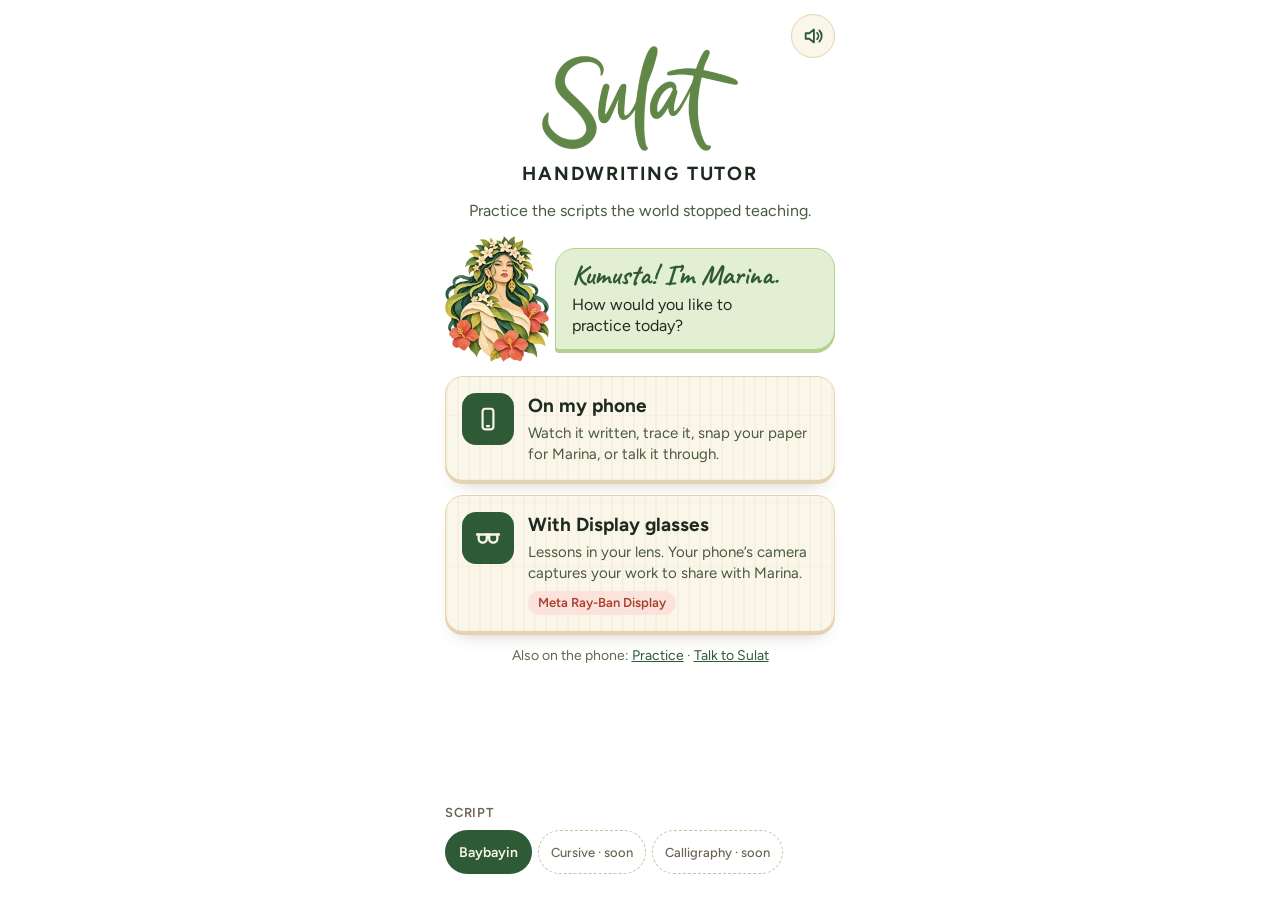
<file: index.html>
<!doctype html>
<html lang="en">
<head>
<meta charset="utf-8">
<meta name="viewport" content="width=device-width, initial-scale=1, viewport-fit=cover">
<title>Sulat · Handwriting Tutor</title>
<script>
  // The Ray-Ban Display opens this address. If the window is a small square (the lenses), go straight to the
  // glasses launcher before anything is drawn. ?view=phone stays here; ?view=glasses always goes.
  (function () {
    var q = window.location.search;
    if (/[?&]view=phone(&|$)/.test(q)) { return; }
    var w = window.innerWidth, h = window.innerHeight;
    if (/[?&]view=glasses(&|$)/.test(q) || (w <= 640 && h <= 640 && Math.abs(w - h) <= 80)) { window.location.replace('glasses.html'); }
  })();
</script>
<link rel="icon" href="img/favicon.png">
<link rel="apple-touch-icon" href="img/apple-touch-icon.png">
<link rel="manifest" href="manifest.webmanifest">
<meta name="theme-color" content="#2F5A36">
<link rel="stylesheet" href="phone.css">
<style>
  .hero { display: flex; flex-direction: column; align-items: center; gap: 6px; margin-top: -26px; text-align: center; }
  .hero img { width: 196px; height: auto; display: block; }
  .hero .sub { margin: 4px 0 0; font-size: 19px; font-weight: 700; letter-spacing: 0.1em; text-transform: uppercase; white-space: nowrap; }
  .hero .tag2 { margin: 6px 0 0; font-size: 16px; color: var(--quiet); }
  .scripts { margin-top: auto; display: flex; flex-direction: column; gap: 8px; }
  .scripts .lab { font-size: 13px; font-weight: 600; letter-spacing: 0.06em; text-transform: uppercase; color: var(--muted); }
  .scripts .row { display: flex; gap: 6px; flex-wrap: nowrap; }
  .more { text-align: center; font-size: 14px; color: var(--muted); }
</style>
</head>
<body>
<div class="page">
  <div class="bar" style="justify-content: flex-end">
    <button type="button" class="iconbtn" id="sound" aria-pressed="false" aria-label="Sound on. Tap to turn off"><svg class="on" width="22" height="22" viewBox="0 0 24 24" fill="none" stroke="currentColor" stroke-width="2" stroke-linecap="round" stroke-linejoin="round" aria-hidden="true"><path d="M4 9h4l5-4v14l-5-4H4z"></path><path d="M16.5 8.5a5 5 0 0 1 0 7"></path><path d="M19 6a8.5 8.5 0 0 1 0 12"></path></svg><svg class="off" width="22" height="22" viewBox="0 0 24 24" fill="none" stroke="currentColor" stroke-width="2" stroke-linecap="round" stroke-linejoin="round" aria-hidden="true"><path d="M4 9h4l5-4v14l-5-4H4z"></path><path d="M17 9l5 6M22 9l-5 6"></path></svg></button>
  </div>

  <div class="hero">
    <img src="img/wordmark-green.png" alt="Sulat">
    <p class="sub">Handwriting Tutor</p>
    <p class="tag2">Practice the scripts the world stopped teaching.</p>
  </div>

  <div class="marina">
    <img src="img/marina.webp" alt="Marina, your teacher">
    <div class="bubble">
      <p class="hi">Kumusta! I’m Marina.</p>
      <p class="say"><span style="display:block;white-space:nowrap">How would you like to</span><span style="display:block;white-space:nowrap">practice today?</span></p>
    </div>
  </div>

  <a class="card bamboo" href="animate.html">
    <span class="badge"><svg width="26" height="26" viewBox="0 0 24 24" fill="none" stroke="currentColor" stroke-width="2" stroke-linecap="round" aria-hidden="true"><rect x="7" y="2.5" width="10" height="19" rx="2.5"></rect><path d="M11 18.5h2"></path></svg></span>
    <span><span class="title">On my phone</span><span class="desc">Watch it written, trace it, snap your paper for Marina, or talk it through.</span></span>
  </a>

  <a class="card bamboo" href="glasses-setup.html">
    <span class="badge"><svg width="28" height="28" viewBox="0 0 24 24" fill="none" stroke="currentColor" stroke-width="2" stroke-linecap="round" stroke-linejoin="round" aria-hidden="true"><path d="M2.5 9h19"></path><path d="M4 9v3.5a3.5 3.5 0 0 0 7 0V9"></path><path d="M13 9v3.5a3.5 3.5 0 0 0 7 0V9"></path></svg></span>
    <span><span class="title">With Display glasses</span><span class="desc">Lessons in your lens. Your phone’s camera captures your work to share with Marina.</span><span class="tag">Meta Ray-Ban Display</span></span>
  </a>

  <div class="more">Also on the phone: <a href="practice.html">Practice</a> · <a href="talk.html">Talk to Sulat</a></div>

  <div class="scripts">
    <span class="lab">Script</span>
    <div class="row">
      <span class="pill on" aria-current="true">Baybayin</span>
      <span class="pill soon">Cursive · soon</span>
      <span class="pill soon">Calligraphy · soon</span>
    </div>
  </div>
</div>
<script>
(function () {
  'use strict';

  // Sound on/off, remembered on this device (default on). Pages that play audio check the same key.
  var soundBtn = document.getElementById('sound');
  function soundIsOff() { try { return window.localStorage.getItem('sulat.sound') === 'off'; } catch (e) { return false; } }
  function paintSound() { var off = soundIsOff(); soundBtn.setAttribute('aria-pressed', off ? 'true' : 'false'); soundBtn.setAttribute('aria-label', off ? 'Sound off. Tap to turn on' : 'Sound on. Tap to turn off'); }
  soundBtn.addEventListener('click', function () { try { window.localStorage.setItem('sulat.sound', soundIsOff() ? 'on' : 'off'); } catch (e) { /* private mode */ } paintSound(); });
  paintSound();
})();
</script>
</body>
</html>
</file>
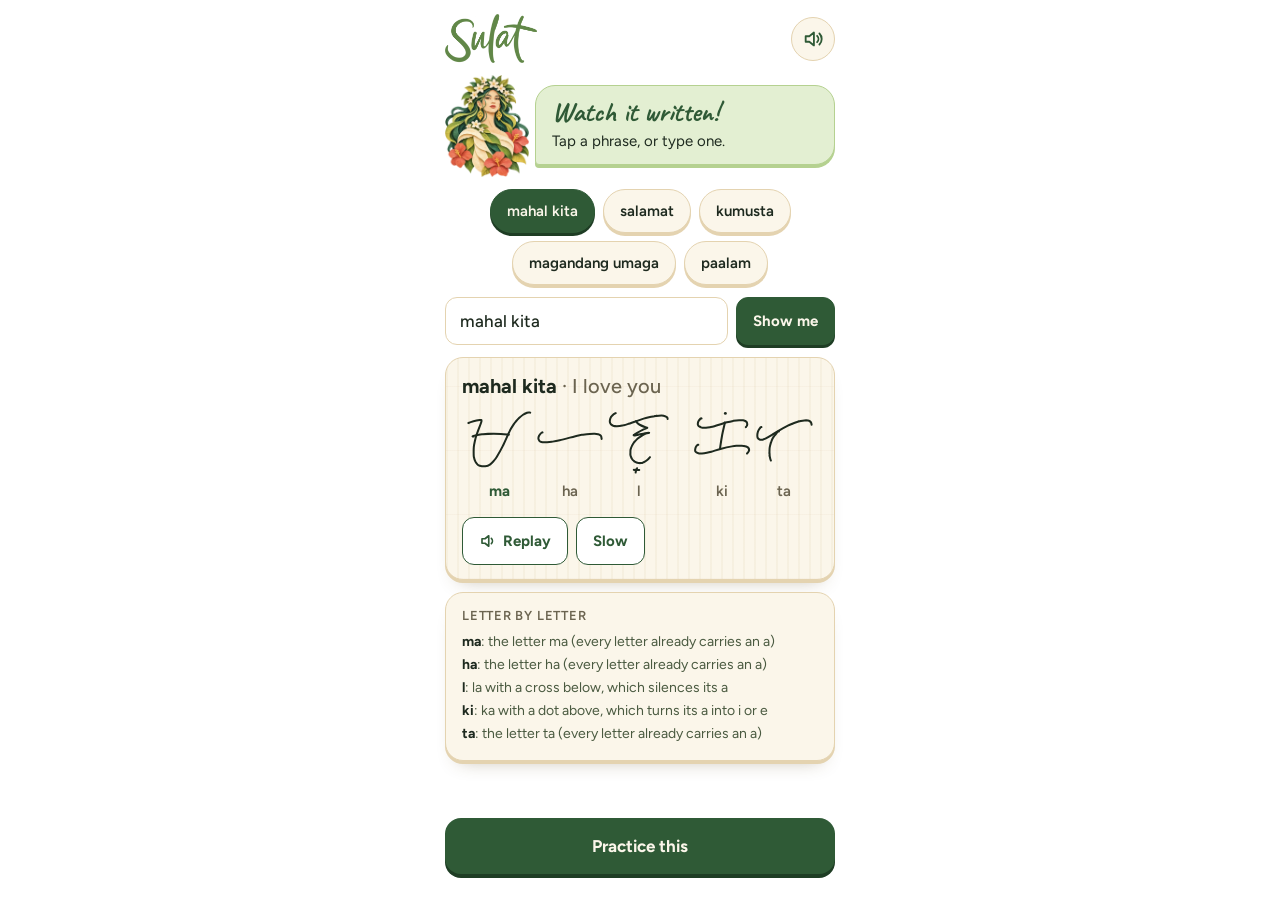
<file: animate.html>
<!doctype html>
<html lang="en">
<head>
<meta charset="utf-8">
<meta name="viewport" content="width=device-width, initial-scale=1, viewport-fit=cover">
<title>Sulat · Show me</title>
<script>
  // Runs before anything is drawn, so the glasses never flash the light page layout.
  if (/[?&]view=glasses(&|$)/.test(window.location.search)) { document.documentElement.className += ' glasses'; }
</script>
<link rel="icon" href="img/favicon.png">
<link rel="apple-touch-icon" href="img/apple-touch-icon.png">
<link rel="stylesheet" href="phone.css">
<style>
  /* Phone Show me: cream paper, leaf green, Marina's note. Shared look lives in phone.css. */
  .page.wrap { gap: 12px; }
  .marina img { width: 84px; }
  .bubble .hi { font-size: 28px; }
  .bubble .say { white-space: nowrap; font-size: 15px; }
  .starters { display: flex; flex-wrap: wrap; justify-content: center; gap: 8px; }
  .starters button { min-height: 44px; padding: 0 16px; border: 1.5px solid var(--tan); border-radius: 999px; background: var(--cream); color: var(--ink); font: 600 15px Figtree, sans-serif; white-space: nowrap; box-shadow: 0 3px 0 var(--tan); cursor: pointer; touch-action: manipulation; }
  .starters button small { display: none; }
  .starters button[aria-pressed="true"] { background: var(--leaf); border-color: var(--leaf); color: var(--cream); box-shadow: 0 3px 0 var(--leaf-dark); }
  .typeit { display: flex; gap: 8px; }
  .typeit input { flex: 1; min-width: 0; min-height: 48px; padding: 0 14px; font: 500 17px Figtree, sans-serif; color: var(--ink); background: #FFFFFF; border: 1.5px solid var(--tan); border-radius: 12px; }
  .typeit button, .smallbtn { min-height: 48px; padding: 0 16px; border-radius: 12px; border: 1.5px solid var(--leaf); background: #FFFFFF; color: var(--leaf); font: 700 15px Figtree, sans-serif; white-space: nowrap; cursor: pointer; touch-action: manipulation; }
  .typeit button.go { background: var(--leaf); color: var(--cream); box-shadow: 0 3px 0 var(--leaf-dark); }
  .smallbtn { display: inline-flex; align-items: center; gap: 6px; }
  .smallbtn[aria-pressed="true"] { background: var(--sage); border-color: var(--leaf); }
  .panel { padding: 14px 16px; background-color: var(--cream); border: 1.5px solid var(--tan); border-radius: 18px; box-shadow: 0 3px 0 var(--tan), 0 12px 20px -14px rgba(91,70,30,0.45); }
  #phraseTitle { font-size: 20px; font-weight: 700; margin-bottom: 6px; }
  #phraseTitle span { font-weight: 500; color: var(--muted); }
  #stage svg { display: block; width: 100%; height: auto; max-height: 320px; color: var(--ink); }
  #stage .label { fill: var(--muted); font-family: Figtree, system-ui, sans-serif; font-weight: 600; }
  #stage .label.active { fill: var(--leaf); font-weight: 700; }
  .controls { display: flex; gap: 8px; margin-top: 10px; }
  #syllables { position: absolute; left: -9999px; }
  .panel h2 { margin: 0 0 6px; font-size: 13px; font-weight: 600; letter-spacing: 0.06em; text-transform: uppercase; color: var(--muted); }
  #breakdown { margin: 0; padding: 0; list-style: none; color: var(--quiet); font-size: clamp(12px, 3.45vw, 14px); line-height: 1.5; }
  #breakdown li { margin: 2px 0; }
  #breakdown li b { color: var(--ink); font-weight: 700; }
  #status { min-height: 1.4em; color: var(--muted); margin: 0; font-size: 14px; }
  .actions { margin-top: auto; display: flex; flex-direction: column; gap: 6px; }

  /* Glasses view: 600x600, black is see-through on the Display. Lines, not fills.
     Fonts are local files so Show me never needs the network beyond the pack. */
  @font-face { font-family: 'Figtree'; src: url('fonts/figtree.woff2') format('woff2'); font-weight: 300 900; font-display: swap; }
  @font-face { font-family: 'Caveat'; src: url('fonts/caveat.woff2') format('woff2'); font-weight: 400 700; font-display: swap; }
  html.glasses, html.glasses body { background: #000; color: #F5ECD7; }
  html.glasses .wrap { display: none; }
  #lens { display: none; }
  html.glasses #lens {
    display: flex;
    flex-direction: column;
    justify-content: space-between;
    gap: 10px;
    box-sizing: border-box;
    width: min(100vw, 600px);
    height: min(100vh, 600px);
    margin: 0 auto;
    padding: 22px 30px;
    font-family: Figtree, system-ui, -apple-system, "Segoe UI", sans-serif;
    color: #F5ECD7;
  }
  #lensTop { display: flex; justify-content: space-between; align-items: center; min-height: 40px; }
  #lensLogo { height: 40px; width: auto; display: block; opacity: 0.92; }
  #lensGloss { font-size: 20px; white-space: nowrap; }
  #lensPhrase { color: #FFFFFF; font-weight: 700; text-transform: uppercase; letter-spacing: 0.04em; }
  #lensGloss .sep { margin: 0 10px; color: rgba(245,236,215,0.45); }
  #lensMeaning { color: rgba(245,236,215,0.75); }
  #lensChips { display: flex; justify-content: center; align-items: center; gap: 6px; }
  .chip {
    height: 38px; min-width: 38px; padding: 0 8px; box-sizing: border-box; border-radius: 9px;
    display: flex; align-items: center; justify-content: center;
    font-size: 20px; font-weight: 600;
    border: 2px solid rgba(245,236,215,0.4); color: rgba(245,236,215,0.4);
  }
  .chip.done { border-color: #C5E3A1; color: #C5E3A1; }
  .chip.cur { border: 3px solid #F5ECD7; border-bottom: 6px solid #FF8E72; color: #F5ECD7; font-weight: 700; }
  .chipGap { width: 8px; flex: none; }
  #lensWord { font-size: 30px; font-weight: 600; text-wrap: balance; }
  #lensCount { font-size: 24px; }
  #lensStage { flex: 1 1 auto; min-height: 0; display: flex; align-items: center; justify-content: center; }
  #lensStage svg { display: block; width: 100%; height: 100%; max-height: 280px; color: #F5ECD7; }
  #lensStage .mark { color: #FF8E72; }
  #lensLabel { display: flex; flex-direction: column; align-items: center; gap: 4px; text-align: center; }
  #lensSyl { font-size: 44px; font-weight: 700; line-height: 1; color: #FFFFFF; }
  #lensNote { font-size: 22px; line-height: 1.3; color: rgba(245,236,215,0.88); min-height: 1.3em; }
  #lensNote .hl { color: #FF8E72; font-weight: 600; }
  #lensBottom { display: flex; justify-content: center; align-items: flex-start; gap: 14px; }
  .key, #lensReplay { min-width: 96px; display: flex; flex-direction: column; align-items: center; gap: 6px; }
  .key .cap, #lensReplay .cap {
    width: 64px; height: 40px; box-sizing: border-box; border-radius: 10px;
    display: flex; align-items: center; justify-content: center;
    font-size: 22px; color: #F5ECD7; border: 2px solid rgba(245,236,215,0.5);
    transition: border-color 0.15s, color 0.15s, box-shadow 0.15s;
  }
  #lensReplay .cap { font-size: 17px; font-weight: 700; }
  .key .lbl, #lensReplay .lbl { font-size: 18px; color: rgba(245,236,215,0.8); white-space: nowrap; transition: color 0.15s; }
  .key.off { display: none; }
  /* The one real button: Enter (or Neural Band Select) always presses it. */
  #lensReplay { background: transparent; border: 0; padding: 0; margin: 0; font: inherit; cursor: pointer; }
  #lensReplay:focus, #lensReplay:focus-visible { outline: none; }
  #lensReplay:disabled { opacity: 0.55; cursor: default; }
  /* Gold flashes on the key you just pressed. */
  .key.pressed .cap, #lensReplay.pressed .cap { border-color: #F6C85C; color: #F6C85C; box-shadow: 0 0 0 3px rgba(246,200,92,0.28); }
  .key.pressed .lbl, #lensReplay.pressed .lbl { color: #F6C85C; }
  /* Try screen: write it on paper, pair the phone, press Enter. */
  #lensWord .tok { color: #FF8E72; }
  #lens[data-mode="try"] #lensWord { text-align: center; }
  #lensPair { display: none; align-items: flex-end; gap: 12px; }
  #lensPair img { width: 104px; height: auto; display: block; flex: none; }
  #lensPair p { margin: 0 0 12px; flex: 1; padding: 12px 16px; border: 2px solid #C5E3A1; border-radius: 20px 20px 20px 4px; font-size: 21px; line-height: 1.3; }
  #lensPair p span { display: block; white-space: nowrap; }
  #lensCode { display: none; justify-content: center; gap: 10px; }
  .digit { width: 84px; height: 96px; box-sizing: border-box; border: 3px solid #F5ECD7; border-radius: 14px; display: flex; align-items: center; justify-content: center; font-size: 64px; font-weight: 700; color: #FFFFFF; }
  #lensCode.long .digit { width: 58px; height: 80px; font-size: 44px; }
  #lens[data-mode="try"] #lensPair, #lens[data-mode="try"] #lensCode { display: flex; }
  #lens[data-mode="try"] #lensCount, #lens[data-mode="try"] #lensStage { display: none; }
  /* Checking: Marina reads your page while the sampaguita breathes. */
  #lensWait { display: none; flex-direction: column; align-items: center; gap: 8px; text-align: center; }
  #lens[data-mode="checking"] #lensWait { display: flex; }
  #lens[data-mode="checking"] #lensWord, #lens[data-mode="checking"] #lensCount,
  #lens[data-mode="checking"] #lensStage, #lens[data-mode="checking"] #lensLabel { display: none; }
  .bloom { position: relative; width: 200px; height: 200px; }
  .bloom img { position: absolute; left: 25px; top: 32px; width: 150px; height: auto; display: block; animation: breathe 3.2s ease-in-out infinite; transform-origin: 50% 55%; }
  .bloom svg { position: absolute; left: 0; top: 0; width: 200px; height: 200px; animation: orbit 9s linear infinite; transform-origin: 100px 100px; }
  @keyframes breathe { 0%, 100% { transform: scale(0.94); opacity: 0.82; } 50% { transform: scale(1.03); opacity: 1; } }
  @keyframes orbit { to { transform: rotate(360deg); } }
  @media (prefers-reduced-motion: reduce) { .bloom img, .bloom svg { animation: none; } }
  #waitHead { font-family: Caveat, Figtree, cursive; font-size: 46px; font-weight: 700; line-height: 1; color: #F5ECD7; }
  #waitStep { font-size: 22px; color: rgba(245,236,215,0.88); min-height: 1.3em; }
  #waitHint { font-size: 18px; color: rgba(245,236,215,0.6); }
  /* Verdict: Marina answers. Green = right, gold = almost, red = try again. */
  #lensVerdict { display: none; align-items: center; gap: 18px; }
  #lens[data-mode="verdict"] #lensVerdict { display: flex; }
  #lens[data-mode="verdict"] #lensWord, #lens[data-mode="verdict"] #lensCount,
  #lens[data-mode="verdict"] #lensStage, #lens[data-mode="verdict"] #lensLabel { display: none; }
  #lensVerdict > img { width: 170px; height: auto; display: block; flex: none; }
  .vcol { display: flex; flex-direction: column; gap: 10px; min-width: 0; }
  .vheadwrap { position: relative; }
  #vHead { font-family: Caveat, Figtree, cursive; font-size: 84px; font-weight: 700; line-height: 0.9; display: inline-block; white-space: nowrap; }
  #vHead.good { color: #C5E3A1; }
  #vHead.almost { color: #F6C85C; }
  #vHead.retry { color: #FF8E72; }
  #vHead.pop { animation: pop 0.7s cubic-bezier(.2,.9,.3,1.2) both; transform-origin: left center; }
  @keyframes pop { 0% { transform: scale(0.6); opacity: 0; } 60% { transform: scale(1.08); opacity: 1; } 100% { transform: scale(1); } }
  #vTips { font-size: 22px; line-height: 1.35; color: rgba(245,236,215,0.9); }
  /* A sampaguita opens over the word and sprays gold pollen (right answers only). */
  #vBurst { position: absolute; right: 52px; top: -6px; width: 0; height: 0; display: none; pointer-events: none; }
  #vBurst.on { display: block; }
  #vBurst img { position: absolute; left: -30px; top: -26px; width: 60px; height: auto; animation: bloomin 3.4s ease-out infinite; transform-origin: 50% 50%; }
  #vBurst .spray { position: absolute; left: 0; top: 0; width: var(--d, 6px); height: var(--d, 6px); margin: calc(var(--d, 6px) / -2) 0 0 calc(var(--d, 6px) / -2); border-radius: 50%; background: #F6C85C; box-shadow: 0 0 6px rgba(246,200,92,0.7); opacity: 0; animation: spray 3.4s cubic-bezier(.12,.75,.3,1) infinite; }
  #vBurst .spray.petal { width: 13px; height: 6px; margin: -3px 0 0 -6px; border-radius: 6px / 5px; background: #F5ECD7; box-shadow: none; rotate: var(--r); }
  @keyframes spray { 0% { transform: translate(0, 0) scale(0.3); opacity: 0; } 8% { opacity: 1; } 55% { opacity: 1; } 100% { transform: translate(var(--dx), var(--dy)) scale(1); opacity: 0; } }
  @keyframes bloomin { 0% { transform: scale(0) rotate(-70deg); opacity: 0; } 28% { transform: scale(1.12) rotate(5deg); opacity: 1; } 38% { transform: scale(1) rotate(24deg); } 72% { transform: scale(1) rotate(80deg); opacity: 1; } 100% { transform: scale(1) rotate(115deg); opacity: 0; } }
  @media (prefers-reduced-motion: reduce) { #vHead.pop, #vBurst img, #vBurst .spray { animation: none; } #vBurst .spray { opacity: 0; } }
  /* Each mode shows only what it needs. */
  #lens[data-mode="show"] #lensWord, #lens[data-mode="show"] #lensCount { display: none; }
  #lens:not([data-mode="show"]) #lensSyl { display: none; }
</style>
</head>
<body>
<div class="page wrap">
  <div class="bar">
    <a href="index.html?view=phone" aria-label="Sulat home"><img src="img/wordmark-green.png" alt="Sulat"></a>
    <button type="button" class="iconbtn" id="sound" aria-pressed="false" aria-label="Sound on. Tap to turn off"><svg class="on" width="22" height="22" viewBox="0 0 24 24" fill="none" stroke="currentColor" stroke-width="2" stroke-linecap="round" stroke-linejoin="round" aria-hidden="true"><path d="M4 9h4l5-4v14l-5-4H4z"></path><path d="M16.5 8.5a5 5 0 0 1 0 7"></path><path d="M19 6a8.5 8.5 0 0 1 0 12"></path></svg><svg class="off" width="22" height="22" viewBox="0 0 24 24" fill="none" stroke="currentColor" stroke-width="2" stroke-linecap="round" stroke-linejoin="round" aria-hidden="true"><path d="M4 9h4l5-4v14l-5-4H4z"></path><path d="M17 9l5 6M22 9l-5 6"></path></svg></button>
  </div>

  <div class="marina">
    <img src="img/marina.webp" alt="Marina">
    <div class="bubble">
      <p class="hi">Watch it written!</p>
      <p class="say">Tap a phrase, or type one.</p>
    </div>
  </div>

  <div class="starters" id="starters"></div>

  <div class="typeit">
    <label for="phrase" style="position:absolute;left:-9999px">Phrase</label>
    <input id="phrase" type="text" value="mahal kita" autocomplete="off" autocapitalize="off" spellcheck="false">
    <button id="go" type="button" class="go">Show me</button>
  </div>

  <div class="panel bamboo">
    <div id="phraseTitle"></div>
    <div id="stage" aria-live="polite"></div>
    <p id="syllables"></p>
    <div class="controls">
      <button id="replay" type="button" class="smallbtn"><svg width="18" height="18" viewBox="0 0 24 24" fill="none" stroke="currentColor" stroke-width="2.2" stroke-linecap="round" stroke-linejoin="round" aria-hidden="true"><path d="M4 9h4l5-4v14l-5-4H4z"></path><path d="M16.5 8.5a5 5 0 0 1 0 7"></path></svg>Replay</button>
      <button id="slow" type="button" class="smallbtn" aria-pressed="false">Slow</button>
    </div>
  </div>

  <div class="panel">
    <h2>Letter by letter</h2>
    <ul id="breakdown"></ul>
  </div>

  <p id="status" role="status"></p>

  <div class="actions">
    <a id="practiceLink" class="btn" href="practice.html">Practice this</a>
  </div>
</div>

<div id="lens" aria-live="polite" data-mode="show">
  <div id="lensTop">
    <img id="lensLogo" src="img/wordmark-cream.png" alt="Sulat">
    <span id="lensGloss"><span id="lensPhrase"></span><span class="sep">|</span><span id="lensMeaning"></span></span>
  </div>
  <div id="lensChips" aria-label="Progress through the phrase"></div>
  <div id="lensWord"></div>
  <div id="lensCount"></div>
  <div id="lensPair">
    <img src="img/marina-lens.webp" alt="Marina">
    <p><span>Type this code on your phone.</span><span>When the camera is on,</span><span>press Enter to take a photo.</span></p>
  </div>
  <div id="lensCode" aria-label="Phone code"></div>
  <div id="lensWait" role="status">
    <div class="bloom" aria-hidden="true">
      <img src="img/sampaguita-lens.webp" alt="">
      <svg viewBox="0 0 200 200"><circle cx="100" cy="7" r="5" fill="#F6C85C"></circle><circle cx="178" cy="68" r="4" fill="#F6C85C" fill-opacity="0.75"></circle><circle cx="148" cy="181" r="3" fill="#F6C85C" fill-opacity="0.55"></circle><circle cx="46" cy="179" r="2.5" fill="#F6C85C" fill-opacity="0.4"></circle><circle cx="10" cy="74" r="2" fill="#F6C85C" fill-opacity="0.3"></circle></svg>
    </div>
    <div id="waitHead"></div>
    <div id="waitStep"></div>
    <div id="waitHint">Keep the paper still. Usually under a minute.</div>
  </div>
  <div id="lensVerdict" role="status">
    <img src="img/marina-lens.webp" alt="Marina">
    <div class="vcol">
      <div class="vheadwrap"><span id="vHead"></span><div id="vBurst" aria-hidden="true"><img src="img/sampaguita-lens.webp" alt=""><span class="spray petal" style="--dx:55px;--dy:10px;--r:-3deg;animation-delay:0.69s"></span><span class="spray" style="--dx:73px;--dy:24px;--d:4px;animation-delay:0.65s"></span><span class="spray" style="--dx:44px;--dy:52px;--d:7px;animation-delay:0.61s"></span><span class="spray" style="--dx:40px;--dy:48px;--d:9px;animation-delay:0.66s"></span><span class="spray" style="--dx:31px;--dy:64px;--d:4px;animation-delay:0.69s"></span><span class="spray" style="--dx:8px;--dy:81px;--d:4px;animation-delay:0.74s"></span><span class="spray petal" style="--dx:-9px;--dy:68px;--r:99deg;animation-delay:0.66s"></span><span class="spray" style="--dx:-32px;--dy:82px;--d:5px;animation-delay:0.68s"></span><span class="spray" style="--dx:-41px;--dy:77px;--d:4px;animation-delay:0.63s"></span><span class="spray" style="--dx:-43px;--dy:41px;--d:5px;animation-delay:0.61s"></span><span class="spray" style="--dx:-71px;--dy:35px;--d:7px;animation-delay:0.71s"></span><span class="spray" style="--dx:-70px;--dy:12px;--d:5px;animation-delay:0.64s"></span><span class="spray petal" style="--dx:-56px;--dy:-7px;--r:200deg;animation-delay:0.68s"></span><span class="spray" style="--dx:-75px;--dy:-35px;--d:6px;animation-delay:0.70s"></span><span class="spray" style="--dx:-32px;--dy:-26px;--d:5px;animation-delay:0.67s"></span><span class="spray" style="--dx:-18px;--dy:-38px;--d:4px;animation-delay:0.67s"></span><span class="spray" style="--dx:1px;--dy:-38px;--d:6px;animation-delay:0.68s"></span><span class="spray" style="--dx:6px;--dy:-51px;--d:7px;animation-delay:0.67s"></span><span class="spray petal" style="--dx:14px;--dy:-37px;--r:285deg;animation-delay:0.64s"></span><span class="spray" style="--dx:36px;--dy:-22px;--d:6px;animation-delay:0.70s"></span><span class="spray" style="--dx:83px;--dy:-33px;--d:6px;animation-delay:0.72s"></span><span class="spray" style="--dx:89px;--dy:-5px;--d:7px;animation-delay:0.65s"></span></div></div>
      <div id="vTips"></div>
    </div>
  </div>
  <div id="lensStage"></div>
  <div id="lensLabel"><span id="lensSyl"></span><div id="lensNote"></div></div>
  <div id="lensBottom">
    <div class="key" id="keyUp"><span class="cap">&#8593;</span><span class="lbl">Phrases</span></div>
    <div class="key" id="keyDown"><span class="cap">&#8595;</span><span class="lbl">Write it</span></div>
    <div class="key" id="keyLeft"><span class="cap">&#8592;</span><span class="lbl">Prev</span></div>
    <button id="lensReplay" type="button"><span class="cap">Enter</span><span class="lbl" id="lensReplayLabel">Replay</span></button>
    <div class="key" id="keyRight"><span class="cap">&#8594;</span><span class="lbl">Next</span></div>
  </div>
  <div id="lensHint" hidden></div>
</div>

<script src="sulat-engine.js"></script>
<script>
(function () {
  'use strict';

  var STARTERS = [
    { text: 'mahal kita', en: 'I love you' },
    { text: 'salamat', en: 'thank you' },
    { text: 'kumusta', en: 'how are you' },
    { text: 'magandang umaga', en: 'good morning' },
    { text: 'paalam', en: 'goodbye' }
  ];

  // Built with Muse Code: Tagalog voice clips recorded by my mother.
  // Sound never blocks the lesson: a failed play is silently ignored.
  var AUDIO_PHRASES = { 'mahal kita': 1, salamat: 1, kumusta: 1, 'magandang umaga': 1, paalam: 1 };
  function playAudio(name) {
    try { if (window.localStorage.getItem('sulat.sound') === 'off') { return; } } catch (e) { /* storage unavailable: sound stays on */ }
    try {
      var p = new Audio('audio/' + name + '.mp3').play();
      if (p && p.catch) { p.catch(function () { /* no sound: keep going */ }); }
    } catch (e) { /* audio unsupported: keep going */ }
  }
  function playPhrase(text) {
    var key = String(text || '').toLowerCase().trim().replace(/\s+/g, ' ');
    if (AUDIO_PHRASES[key]) { playAudio(key.replace(/ /g, '-')); }
  }
  var lastPhraseAudio = '';
  function playPhraseOnce(text) {
    var key = String(text || '').toLowerCase().trim().replace(/\s+/g, ' ');
    if (key && key !== lastPhraseAudio) { lastPhraseAudio = key; playPhrase(key); }
  }

  var params = new URLSearchParams(window.location.search);
  var glasses = params.get('view') === 'glasses';
  document.documentElement.classList.toggle('glasses', glasses);

  var $ = function (id) { return document.getElementById(id); };
  var input = $('phrase');
  if (params.get('text')) { input.value = params.get('text'); }

  var pack = null;
  var ctrl = null;
  var words = [];
  var unitIndex = 0;
  var speed = params.get('speed') === 'slow' ? 0.55 : (glasses ? 0.7 : 1);
  $('slow').setAttribute('aria-pressed', speed < 1 ? 'true' : 'false');

  function status(msg) { $('status').textContent = msg; }

  // Built with Muse Code: glasses loop. The lenses never touch the network for
  // anything but this room: they post a capture command, the desk phone answers.
  var lensMode = 'show'; // show | try | checking | verdict
  var lensTimer = 0;
  var pendingCmd = null;
  var tryTok = '';
  var roomCode = null;
  if (glasses) {
    var qroom = params.get('room');
    if (qroom && /^[A-Za-z0-9]{4,8}$/.test(qroom)) {
      roomCode = qroom.toUpperCase();
      try { window.localStorage.setItem('sulat.room', roomCode); } catch (e) { /* private mode */ }
    } else {
      try { roomCode = window.localStorage.getItem('sulat.room'); } catch (e) { roomCode = null; }
      if (roomCode) { roomCode = String(roomCode).toUpperCase(); }
      if (!roomCode || !/^[A-Z0-9]{4,8}$/.test(roomCode)) { roomCode = null; }
    }
    if (!roomCode) {
      roomCode = String(Math.floor(1000 + Math.random() * 9000));
      try { window.localStorage.setItem('sulat.room', roomCode); } catch (e) { /* private mode */ }
    }
  }

  function highlighter(labels) {
    return function (i) {
      labels().forEach(function (n, k) { n.classList.toggle('active', k === i); });
    };
  }

  function markStarters() {
    var key = String(input.value || '').toLowerCase().trim().replace(/\s+/g, ' ');
    Array.prototype.forEach.call($('starters').children, function (b) {
      b.setAttribute('aria-pressed', b.firstChild && b.firstChild.nodeValue === key ? 'true' : 'false');
    });
  }
  function updateLensLink() {
    var pl = $('practiceLink');
    if (pl) { pl.href = 'practice.html?text=' + encodeURIComponent(input.value); }
    markStarters();
    var q = new URLSearchParams({ view: 'glasses', text: input.value });
    if (speed < 1) { q.set('speed', 'slow'); }
    var ll = $('lensLink');
    if (ll) { ll.href = '?' + q.toString(); }
  }

  function renderPhrase() {
    if (!pack) { return; }
    words = Sulat.syllabify(input.value);
    updateLensLink();
    var g = glossFor(input.value);
    $('phraseTitle').innerHTML = escLensTip(String(input.value).trim()) + (g ? ' <span>· ' + escLensTip(g) + '</span>' : '');
    if (!words.length) { $('stage').innerHTML = ''; $('syllables').textContent = ''; $('breakdown').innerHTML = ''; return; }
    var lay = Sulat.layout(pack, words);
    var c = null;
    var stageW = $('stage').clientWidth || 318;
    c = Sulat.render($('stage'), pack, lay, {
      labels: true,
      labelSize: Math.max(70, 15 * lay.viewBox[2] / stageW),
      ariaLabel: input.value + ' in Baybayin',
      onGlyph: highlighter(function () { return c ? c.labels : []; })
    });
    ctrl = c;

    $('syllables').textContent = words.map(function (w) {
      return w.tokens.map(function (t) { return t.text; }).join(' · ');
    }).join('   ');
    var list = $('breakdown');
    list.innerHTML = '';
    words.forEach(function (w) {
      w.tokens.forEach(function (t) {
        var li = document.createElement('li');
        var d = Sulat.describe(t), k = d.indexOf(':');
        var bold = document.createElement('b');
        bold.textContent = k > 0 ? d.slice(0, k) : d;
        li.appendChild(bold);
        if (k > 0) { li.appendChild(document.createTextNode(d.slice(k))); }
        list.appendChild(li);
      });
    });
    status(lay.missing.length ? 'Missing from the stroke pack: ' + lay.missing.join(', ') : '');
    ctrl.play({ speed: speed });
    playPhrase(input.value);
  }

  // On the glasses each syllable gets its own screen, so it stays large and learners can follow.
  function lensUnits() {
    var out = [];
    words.forEach(function (w, wi) {
      w.tokens.forEach(function (t) { out.push({ word: w.text, wi: wi, tok: t }); });
    });
    return out;
  }

  // Glasses header: the phrase's meaning, the syllable chips, and a plain note that highlights the mark.
  function glossFor(text) {
    var key = String(text || '').toLowerCase().trim().replace(/\s+/g, ' ');
    for (var k = 0; k < STARTERS.length; k++) { if (STARTERS[k].text === key) { return STARTERS[k].en; } }
    return '';
  }
  function renderChips(units, idx) {
    var box = $('lensChips');
    box.innerHTML = '';
    units.forEach(function (un, k) {
      if (k > 0 && un.wi !== units[k - 1].wi) {
        var gap = document.createElement('span');
        gap.className = 'chipGap';
        box.appendChild(gap);
      }
      var c = document.createElement('span');
      c.className = 'chip' + (k < idx ? ' done' : (k === idx ? ' cur' : ''));
      c.textContent = un.tok.text;
      box.appendChild(c);
    });
  }
  function noteHtml(tok) {
    var t = Sulat.describe(tok).replace(/^[^:]*:\s*/, '');
    return escLensTip(t).replace(/(dot above|dot below|cross below)/, '<span class="hl">$1</span>');
  }

  function renderLensUnit() {
    if (!pack) { return; }
    words = Sulat.syllabify(input.value);
    var units = lensUnits();
    if (!units.length) { return; }
    unitIndex = (unitIndex + units.length) % units.length;
    lensMode = 'show';
    clearTimeout(lensTimer);
    var u = units[unitIndex];
    $('lensWord').textContent = u.word;
    $('lensCount').textContent = (unitIndex + 1) + ' / ' + units.length;
    renderChips(units, unitIndex);
    $('lensPhrase').textContent = String(input.value || '').trim();
    $('lensMeaning').textContent = glossFor(input.value);
    $('lensGloss').querySelector('.sep').hidden = !glossFor(input.value);
    $('lensSyl').textContent = u.tok.text;
    $('lensNote').innerHTML = noteHtml(u.tok);
    var lay = Sulat.layout(pack, [{ text: u.tok.text, tokens: [u.tok] }], { pad: 90 });
    var lensInk = Math.max(26, Math.min(60, lay.viewBox[2] / 80));
    ctrl = Sulat.render($('lensStage'), pack, lay, {
      labels: false,
      ink: lensInk,
      dotInk: lensInk * 1.3,
      ariaLabel: u.tok.text + ' in Baybayin'
    });
    ctrl.play({ speed: speed });
    playPhraseOnce(input.value);
    setLensUI();
  }

  function replay() { if (ctrl) { ctrl.play({ speed: speed }); } playPhrase(input.value); }

  // Built with Muse Code: the Replay button follows the lens mode, so Enter
  // (or Neural Band Select) always presses the focused button for this screen.
  var LEGEND = {
    show: { up: 'Phrases', down: 'Write it', left: 'Prev', right: 'Next' },
    try: { up: 'Show me', down: '', left: 'Watch again', right: 'Next' },
    checking: { up: '', down: '', left: 'Back', right: '' },
    verdict: { up: '', down: '', left: 'Watch again', right: 'Next' }
  };
  function setKey(id, label) {
    var k = $(id);
    k.classList.toggle('off', !label);
    k.querySelector('.lbl').textContent = label || '';
  }
  var KEY_IDS = { ArrowUp: 'keyUp', ArrowDown: 'keyDown', ArrowLeft: 'keyLeft', ArrowRight: 'keyRight', Enter: 'lensReplay', ' ': 'lensReplay' };
  function flashKey(k) {
    var el = KEY_IDS[k] ? $(KEY_IDS[k]) : null;
    if (!el) { return; }
    el.classList.add('pressed');
    clearTimeout(el.__flash);
    el.__flash = setTimeout(function () { el.classList.remove('pressed'); }, 320);
  }
  var waitTimers = [];
  function stopWaitSteps() { waitTimers.forEach(clearTimeout); waitTimers = []; }
  function startWaitSteps(tok) {
    stopWaitSteps();
    $('waitHead').textContent = 'Marina is reading your ' + tok;
    var steps = [[0, 'Lifting your page…'], [6000, 'Reading your strokes…'], [14000, 'Comparing it with ' + tok + '…'], [28000, 'Almost there…']];
    steps.forEach(function (st) {
      waitTimers.push(setTimeout(function () { if (lensMode === 'checking') { $('waitStep').textContent = st[1]; } }, st[0]));
    });
  }
  var lastVerdict = null;
  function nextLabel() {
    var units = lensUnits();
    if (!units.length) { return 'Next glyph'; }
    var nx = units[unitIndex + 1];
    return nx ? 'Next: ' + nx.tok.text : 'Finish';
  }
  // Enter always presses the lens button; this is what the button does in each mode.
  function lensPrimary() {
    if (lensMode === 'show') { replay(); return; }
    if (lensMode === 'checking') { return; } // ignore while checking
    if (lensMode === 'verdict' && lastVerdict === 'good') {
      var units = lensUnits();
      if (unitIndex + 1 >= units.length) { go('glasses.html'); return; }
      unitIndex += 1;
      renderLensUnit();
      return;
    }
    var text = currentTok() || tryTok;
    if (text) { postCapture(text); }
  }
  function setLensUI() {
    var b = $('lensReplay');
    var lab = $('lensReplayLabel');
    $('lens').setAttribute('data-mode', lensMode);
    if (lensMode === 'checking') { startWaitSteps(tryTok); } else { stopWaitSteps(); }
    if (lensMode === 'checking') { lab.textContent = 'Checking…'; b.disabled = true; }
    else {
      b.disabled = false;
      lab.textContent = lensMode === 'try' ? 'Check my work'
        : (lensMode === 'verdict' ? (lastVerdict === 'good' ? nextLabel() : 'Check again') : 'Replay');
    }
    var L = LEGEND[lensMode] || LEGEND.show;
    setKey('keyUp', L.up); setKey('keyDown', L.down); setKey('keyLeft', L.left); setKey('keyRight', L.right);
    b.focus();
  }

  function escLensTip(s) {
    return String(s).replace(/&/g, '&amp;').replace(/</g, '&lt;').replace(/>/g, '&gt;');
  }

  // Verdicts may pair praise with a fix ("Lovely ki!", "Dot sits left.").
  // Show the fix first so the learner sees what to change.
  var LENS_PRAISE = /\b(lovely|great|nice|perfect|beautiful|wonderful|excellent|good job|well done)\b|!\s*$/i;
  function orderTips(tips) {
    var fix = [], kind = [];
    (tips || []).filter(function (t) { return typeof t === 'string' && t.trim(); }).slice(0, 2).forEach(function (t) {
      ((LENS_PRAISE.test(t)) ? kind : fix).push(t);
    });
    return fix.concat(kind);
  }

  // "Now you try" for the current syllable: the learner writes on paper under
  // the desk camera and presses to check. Enter posts a capture command; the
  // phone answers in the room and the lenses poll for it.
  function currentTok() {
    words = Sulat.syllabify(input.value);
    var units = lensUnits();
    if (!units.length) { return null; }
    unitIndex = (unitIndex + units.length) % units.length;
    return units[unitIndex].tok.text;
  }

  function setTryTitle(tok) {
    $('lensWord').innerHTML = 'Write <span class="tok">' + escLensTip(tok) + '</span> on paper';
  }
  function renderCode(code) {
    var box = $('lensCode');
    box.innerHTML = '';
    box.classList.toggle('long', String(code).length > 4);
    box.setAttribute('aria-label', 'Phone code ' + code);
    String(code).split('').forEach(function (ch) {
      var d = document.createElement('span');
      d.className = 'digit';
      d.textContent = ch;
      box.appendChild(d);
    });
  }

  function openTry() {
    if (!pack) { return; }
    var text = currentTok();
    if (!text) { return; }
    clearTimeout(lensTimer);
    if (ctrl) { try { ctrl.stop(); } catch (e) { /* already stopped */ } }
    tryTok = text;
    lensMode = 'try';
    $('lensStage').innerHTML = '';
    setTryTitle(text);
    $('lensCount').textContent = 'Phone code: ' + roomCode;
    renderCode(roomCode);
    $('lensNote').textContent = '';
    setLensUI();
  }

  function postCapture(text) {
    lensMode = 'checking';
    clearTimeout(lensTimer);
    $('lensWord').textContent = 'Checking…';
    $('lensNote').textContent = '';
    setLensUI();
    fetch('/api/room', {
      method: 'POST',
      headers: { 'Content-Type': 'application/json' },
      body: JSON.stringify({ code: roomCode, action: 'capture', target: text })
    }).then(function (res) {
      return res.ok ? res.json() : Promise.reject(new Error('room ' + res.status));
    }).then(function (data) {
      if (!data || !data.command) { throw new Error('no command'); }
      pendingCmd = data.command;
      tryTok = data.command.target || text;
      pollLens(90);
    }).catch(function () {
      lensMode = 'try';
      setTryTitle(tryTok);
      $('lensNote').textContent = 'Room unreachable. Enter to try again.';
      setLensUI();
    });
  }

  function pollLens(left) {
    clearTimeout(lensTimer);
    if (!pendingCmd) { return; }
    if (left <= 0) {
      lensMode = 'try';
      $('lensNote').textContent = 'No answer from the phone. Is desk camera on?';
      setLensUI();
      return;
    }
    var want = pendingCmd ? pendingCmd.id : null;
    lensTimer = setTimeout(function () {
      fetch('/api/room?code=' + encodeURIComponent(roomCode), { cache: 'no-store' }).then(function (res) {
        return res.ok ? res.json() : null;
      }).then(function (room) {
        if (lensMode !== 'checking' || !pendingCmd || pendingCmd.id !== want) { return; }
        if (room && room.result && room.result.id === want) { showVerdict(room.result); }
        else { pollLens(left - 1); }
      }).catch(function () { if (lensMode === 'checking') { pollLens(left - 1); } });
    }, 1000);
  }

  function showVerdict(found) {
    if (lensMode !== 'checking') { return; }
    clearTimeout(lensTimer);
    lensMode = 'verdict';
    $('lensWord').textContent = found.verdict === 'good' ? 'Magaling!'
      : (found.verdict === 'almost' ? 'Almost!' : 'Try again');
    var shown = found.verdict === 'good'
      ? orderTips(found.tips).slice(0, 1)
      : orderTips(found.tips);
    $('lensNote').innerHTML = shown.map(escLensTip).join('<br>');
    if (found.verdict === 'good') { playAudio('magaling'); }
    lastVerdict = found.verdict;
    var head = $('vHead');
    head.textContent = $('lensWord').textContent;
    head.className = found.verdict === 'good' ? 'good' : (found.verdict === 'almost' ? 'almost' : 'retry');
    void head.offsetWidth;
    head.classList.add('pop');
    $('vTips').innerHTML = $('lensNote').innerHTML;
    var burst = $('vBurst');
    burst.classList.remove('on');
    if (found.verdict === 'good') {
      void burst.offsetWidth;
      burst.classList.add('on');
      var curChip = document.querySelector('#lensChips .chip.cur');
      if (curChip) { curChip.classList.remove('cur'); curChip.classList.add('done'); }
    }
    setLensUI();
  }

  function go(url) {
    if (window.__sulatNav) { window.__sulatNav(url); } else { window.location.replace(url); }
  }

  STARTERS.forEach(function (s) {
    var b = document.createElement('button');
    b.type = 'button';
    b.innerHTML = '';
    b.appendChild(document.createTextNode(s.text));
    var sm = document.createElement('small');
    sm.textContent = s.en;
    b.appendChild(sm);
    b.addEventListener('click', function () { input.value = s.text; renderPhrase(); });
    $('starters').appendChild(b);
  });

  $('go').addEventListener('click', renderPhrase);
  $('replay').addEventListener('click', replay);
  $('lensReplay').addEventListener('click', lensPrimary);
  $('slow').addEventListener('click', function () {
    speed = speed < 1 ? 1 : 0.55;
    $('slow').setAttribute('aria-pressed', speed < 1 ? 'true' : 'false');
    updateLensLink();
    replay();
  });
  input.addEventListener('keydown', function (e) {
    if (e.key === 'Enter') { e.preventDefault(); renderPhrase(); }
  });
  input.addEventListener('input', updateLensLink);

  // The Neural Band arrives as arrow keys and Enter.
  document.addEventListener('keydown', function (e) {
    if (e.target === input) { return; }
    if (glasses) { flashKey(e.key); }
    if (glasses) {
      if (e.key === 'ArrowRight') { e.preventDefault(); unitIndex += 1; renderLensUnit(); }
      else if (e.key === 'ArrowLeft') {
        e.preventDefault();
        if (lensMode === 'show') { unitIndex -= 1; }
        renderLensUnit();
      }
      else if (e.key === 'ArrowDown') { e.preventDefault(); openTry(); }
      else if (e.key === 'ArrowUp') { e.preventDefault(); if (lensMode === 'show') { go('glasses.html'); } else { renderLensUnit(); } }
      else if ((e.key === 'Enter' || e.key === ' ') && e.target !== $('lensReplay')) {
        e.preventDefault();
        lensPrimary();
      }
    } else if (e.key === 'Enter' && e.target === document.body) {
      e.preventDefault();
      replay();
    }
  });

  Sulat.loadPack('packs/baybayin.json').then(function (p) {
    pack = p;
    if (glasses) { renderLensUnit(); } else { renderPhrase(); }
  }).catch(function (err) {
    var msg = 'Couldn’t load packs/baybayin.json. Open this page from your Sulat site, not as a local file. (' + err.message + ')';
    if (glasses) { $('lensWord').textContent = msg; } else { status(msg); }
  });
})();
</script>
<script>
(function () {
  'use strict';
  var btn = document.getElementById('sound');
  function off() { try { return window.localStorage.getItem('sulat.sound') === 'off'; } catch (e) { return false; } }
  function paint() { var o = off(); btn.setAttribute('aria-pressed', o ? 'true' : 'false'); btn.setAttribute('aria-label', o ? 'Sound off. Tap to turn on' : 'Sound on. Tap to turn off'); }
  btn.addEventListener('click', function () { try { window.localStorage.setItem('sulat.sound', off() ? 'on' : 'off'); } catch (e) { /* private mode */ } paint(); });
  paint();
})();
</script>
</body>
</html>
</file>
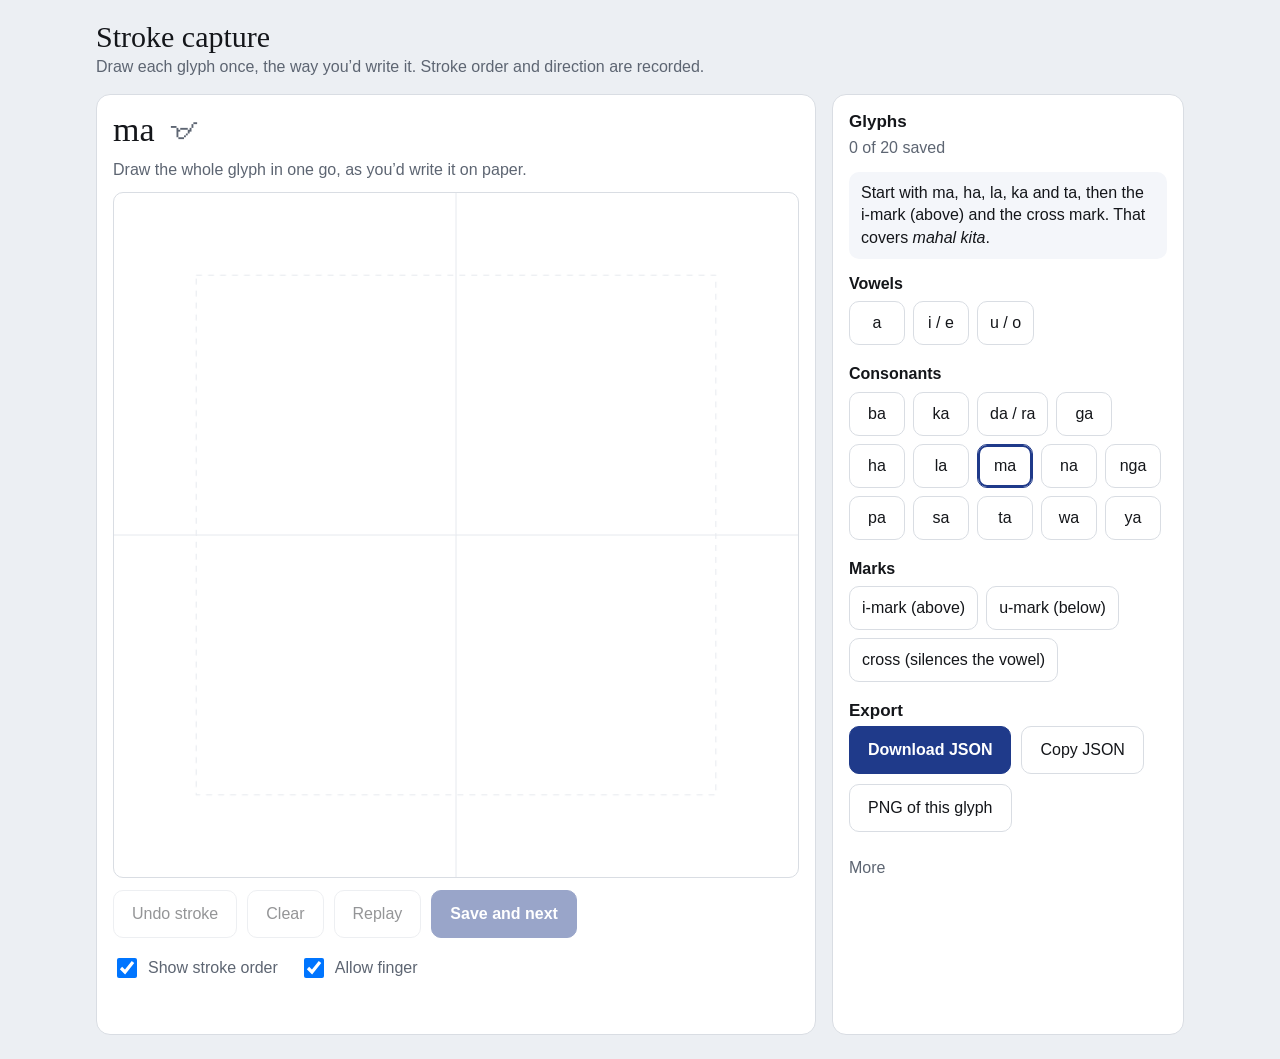
<file: capture.html>
<!doctype html>
<html lang="en">
<head>
<meta charset="utf-8">
<meta name="viewport" content="width=device-width, initial-scale=1, viewport-fit=cover">
<title>Sulat stroke capture</title>
<style>
  :root {
    --page: #eceff3;
    --card: #ffffff;
    --ink: #14161a;
    --quiet: #5d6572;
    --line: #d9dde3;
    --accent: #1f3a8a;
    --done: #1f7a4d;
  }
  * { box-sizing: border-box; }
  html, body {
    margin: 0;
    background: var(--page);
    color: var(--ink);
    font: 16px/1.4 -apple-system, BlinkMacSystemFont, "Segoe UI", Roboto, Helvetica, Arial, sans-serif;
    overscroll-behavior: none;
  }
  .wrap {
    max-width: 1120px;
    margin: 0 auto;
    padding: 16px;
    padding-left: max(16px, env(safe-area-inset-left));
    padding-right: max(16px, env(safe-area-inset-right));
    padding-bottom: max(24px, env(safe-area-inset-bottom));
  }
  h1 { margin: 4px 0 2px; font: 400 30px Georgia, "Times New Roman", serif; }
  .lede { margin: 0 0 16px; color: var(--quiet); }
  .layout { display: grid; gap: 16px; grid-template-columns: 1fr; }
  @media (min-width: 880px) { .layout { grid-template-columns: minmax(0, 720px) 1fr; } }
  .stage, .panel {
    background: var(--card);
    border: 1px solid var(--line);
    border-radius: 14px;
    padding: 16px;
  }
  .stage-head { display: flex; align-items: baseline; gap: 14px; margin-bottom: 10px; }
  #glyphName { font: 400 34px Georgia, "Times New Roman", serif; }
  #glyphUni { font: 30px "Noto Sans Tagalog", "Segoe UI Historic", "Noto Sans", serif; color: var(--quiet); }
  #hint { margin: 0 0 10px; color: var(--quiet); }
  canvas#pad {
    display: block;
    width: 100%;
    aspect-ratio: 1 / 1;
    background: #fff;
    border: 1px solid var(--line);
    border-radius: 10px;
    touch-action: none;
    -webkit-user-select: none;
    user-select: none;
    -webkit-touch-callout: none;
  }
  .controls { display: flex; flex-wrap: wrap; gap: 10px; margin-top: 12px; }
  button {
    font: inherit;
    min-height: 48px;
    padding: 0 18px;
    border-radius: 10px;
    border: 1px solid var(--line);
    background: #fff;
    color: var(--ink);
    cursor: pointer;
    touch-action: manipulation;
  }
  button:disabled { opacity: 0.45; cursor: default; }
  button.primary { background: var(--accent); border-color: var(--accent); color: #fff; font-weight: 600; }
  button:focus-visible, input:focus-visible { outline: 3px solid var(--accent); outline-offset: 2px; }
  .toggles { display: flex; flex-wrap: wrap; gap: 6px 22px; margin-top: 12px; color: var(--quiet); }
  .toggles label { display: flex; align-items: center; gap: 8px; min-height: 36px; }
  .toggles input { width: 20px; height: 20px; }
  #status { min-height: 1.4em; margin: 10px 0 0; color: var(--quiet); }
  h2 { margin: 0 0 4px; font-size: 17px; line-height: 1.3; }
  .progress { margin: 0 0 12px; color: var(--quiet); }
  .start { margin: 0 0 14px; padding: 10px 12px; border-radius: 10px; background: #f4f6fa; color: var(--ink); }
  .chips { display: flex; flex-wrap: wrap; gap: 8px; margin: 6px 0 18px; }
  .chip { min-height: 44px; min-width: 56px; padding: 0 12px; }
  .chip.active { border-color: var(--accent); box-shadow: inset 0 0 0 2px var(--accent); }
  .chip.done::after { content: " \2713"; color: var(--done); }
  .export { display: flex; flex-wrap: wrap; gap: 10px; margin-top: 4px; }
  details { margin-top: 18px; color: var(--quiet); }
  summary { cursor: pointer; min-height: 36px; display: flex; align-items: center; }
</style>
</head>
<body>
<div class="wrap">
  <h1>Stroke capture</h1>
  <p class="lede">Draw each glyph once, the way you’d write it. Stroke order and direction are recorded.</p>

  <div class="layout">
    <section class="stage" aria-label="Drawing area">
      <div class="stage-head">
        <span id="glyphName">ma</span>
        <span id="glyphUni" aria-hidden="true"></span>
      </div>
      <p id="hint"></p>
      <canvas id="pad" aria-label="Drawing canvas"></canvas>
      <div class="controls">
        <button id="undo" type="button">Undo stroke</button>
        <button id="clear" type="button">Clear</button>
        <button id="replay" type="button">Replay</button>
        <button id="save" type="button" class="primary">Save and next</button>
      </div>
      <div class="toggles">
        <label><input id="showOrder" type="checkbox" checked> Show stroke order</label>
        <label><input id="allowFinger" type="checkbox" checked> Allow finger</label>
      </div>
      <p id="status" role="status" aria-live="polite"></p>
    </section>

    <aside class="panel" aria-label="Glyph list and export">
      <h2>Glyphs</h2>
      <p class="progress" id="progress"></p>
      <p class="start">Start with ma, ha, la, ka and ta, then the i-mark (above) and the cross mark. That covers <em>mahal kita</em>.</p>
      <div id="chips"></div>
      <h2>Export</h2>
      <div class="export">
        <button id="exportJson" type="button" class="primary">Download JSON</button>
        <button id="copyJson" type="button">Copy JSON</button>
        <button id="exportPng" type="button">PNG of this glyph</button>
      </div>
      <details>
        <summary>More</summary>
        <button id="reset" type="button">Reset all saved glyphs</button>
      </details>
    </aside>
  </div>
</div>

<script>
(function () {
  'use strict';

  /* ---------- pure helpers (kept together so they can be tested) ---------- */
  // HELPERS-START
  function r1(v) { return Math.round(v * 10) / 10; }

  function perp(p, a, b) {
    var dx = b.x - a.x, dy = b.y - a.y;
    var len = Math.sqrt(dx * dx + dy * dy);
    if (!len) { return Math.sqrt((p.x - a.x) * (p.x - a.x) + (p.y - a.y) * (p.y - a.y)); }
    return Math.abs(dy * p.x - dx * p.y + b.x * a.y - b.y * a.x) / len;
  }

  // Ramer-Douglas-Peucker: drops points that sit within eps of a straight line.
  function rdp(pts, eps) {
    if (pts.length < 3) { return pts.slice(); }
    var keep = [];
    for (var k = 0; k < pts.length; k++) { keep.push(false); }
    keep[0] = true;
    keep[pts.length - 1] = true;
    var stack = [[0, pts.length - 1]];
    while (stack.length) {
      var se = stack.pop(), s = se[0], e = se[1], md = 0, mi = -1;
      for (var i = s + 1; i < e; i++) {
        var d = perp(pts[i], pts[s], pts[e]);
        if (d > md) { md = d; mi = i; }
      }
      if (mi > -1 && md > eps) {
        keep[mi] = true;
        stack.push([s, mi]);
        stack.push([mi, e]);
      }
    }
    return pts.filter(function (_, idx) { return keep[idx]; });
  }

  // Catmull-Rom through the points, written as cubic Beziers in SVG path syntax.
  function smoothPath(pts) {
    if (pts.length === 1) { return 'M' + r1(pts[0].x) + ' ' + r1(pts[0].y) + 'h0.01'; }
    var d = 'M' + r1(pts[0].x) + ' ' + r1(pts[0].y);
    if (pts.length === 2) { return d + 'L' + r1(pts[1].x) + ' ' + r1(pts[1].y); }
    for (var i = 0; i < pts.length - 1; i++) {
      var p0 = pts[i - 1] || pts[i];
      var p1 = pts[i];
      var p2 = pts[i + 1];
      var p3 = pts[i + 2] || pts[i + 1];
      var c1x = p1.x + (p2.x - p0.x) / 6, c1y = p1.y + (p2.y - p0.y) / 6;
      var c2x = p2.x - (p3.x - p1.x) / 6, c2y = p2.y - (p3.y - p1.y) / 6;
      d += 'C' + r1(c1x) + ' ' + r1(c1y) + ' ' + r1(c2x) + ' ' + r1(c2y) + ' ' + r1(p2.x) + ' ' + r1(p2.y);
    }
    return d;
  }

  // Turns a drawn stroke into the compact form stored in the JSON.
  function compact(stroke) {
    if (stroke.dot) {
      var p = stroke.pts[0];
      return { kind: 'dot', dur: 0, points: [[r1(p.x), r1(p.y), 0, Math.round(p.p * 100) / 100]], path: smoothPath([p]) };
    }
    var simple = rdp(stroke.pts, 1.6);
    return {
      kind: 'stroke',
      dur: Math.round(stroke.dur),
      points: simple.map(function (q) { return [r1(q.x), r1(q.y), Math.round(q.t), Math.round(q.p * 100) / 100]; }),
      path: smoothPath(simple)
    };
  }

  function expand(c) {
    return {
      dot: c.kind === 'dot',
      dur: c.dur || 0,
      pts: c.points.map(function (a) { return { x: a[0], y: a[1], t: a[2], p: a[3] }; })
    };
  }
  // HELPERS-END

  /* ---------- glyph list ---------- */
  var GLYPHS = [
    { id: 'a',  label: 'a',      uni: '\u1700', group: 'Vowels', type: 'base' },
    { id: 'i',  label: 'i / e',  uni: '\u1701', group: 'Vowels', type: 'base' },
    { id: 'u',  label: 'u / o',  uni: '\u1702', group: 'Vowels', type: 'base' },
    { id: 'ba',  label: 'ba',      uni: '\u170A', group: 'Consonants', type: 'base' },
    { id: 'ka',  label: 'ka',      uni: '\u1703', group: 'Consonants', type: 'base' },
    { id: 'da',  label: 'da / ra', uni: '\u1707', group: 'Consonants', type: 'base' },
    { id: 'ga',  label: 'ga',      uni: '\u1704', group: 'Consonants', type: 'base' },
    { id: 'ha',  label: 'ha',      uni: '\u1711', group: 'Consonants', type: 'base' },
    { id: 'la',  label: 'la',      uni: '\u170E', group: 'Consonants', type: 'base' },
    { id: 'ma',  label: 'ma',      uni: '\u170B', group: 'Consonants', type: 'base' },
    { id: 'na',  label: 'na',      uni: '\u1708', group: 'Consonants', type: 'base' },
    { id: 'nga', label: 'nga',     uni: '\u1705', group: 'Consonants', type: 'base' },
    { id: 'pa',  label: 'pa',      uni: '\u1709', group: 'Consonants', type: 'base' },
    { id: 'sa',  label: 'sa',      uni: '\u1710', group: 'Consonants', type: 'base' },
    { id: 'ta',  label: 'ta',      uni: '\u1706', group: 'Consonants', type: 'base' },
    { id: 'wa',  label: 'wa',      uni: '\u170F', group: 'Consonants', type: 'base' },
    { id: 'ya',  label: 'ya',      uni: '\u170C', group: 'Consonants', type: 'base' },
    { id: 'mark-i',      label: 'i-mark (above)',     uni: '\u1712', group: 'Marks', type: 'mark' },
    { id: 'mark-u',      label: 'u-mark (below)',     uni: '\u1713', group: 'Marks', type: 'mark' },
    { id: 'mark-virama', label: 'cross (silences the vowel)', uni: '\u1714', group: 'Marks', type: 'mark' }
  ];

  // Tonight's order: everything needed for "mahal kita" comes first.
  var STARTER = ['ma', 'ha', 'la', 'ka', 'ta', 'mark-i', 'mark-virama'];

  function byId(id) {
    for (var i = 0; i < GLYPHS.length; i++) { if (GLYPHS[i].id === id) { return GLYPHS[i]; } }
    return GLYPHS[0];
  }

  /* ---------- state ---------- */
  var KEY = 'sulat.capture.v1';
  var BASE = 18; // ink width in 1000-unit space
  var state = {
    id: 'ma',
    strokes: [],
    saved: {},
    showOrder: true,
    allowFinger: true,
    penSeen: false,
    dirty: false
  };
  var cur = null; // stroke being drawn

  var pad = document.getElementById('pad');
  var ctx = pad.getContext('2d');
  var size = 0, dpr = 1;

  var elStatus = document.getElementById('status');
  var elUndo = document.getElementById('undo');
  var elClear = document.getElementById('clear');
  var elReplay = document.getElementById('replay');
  var elSave = document.getElementById('save');
  var elShowOrder = document.getElementById('showOrder');
  var elAllowFinger = document.getElementById('allowFinger');

  function say(msg) { elStatus.textContent = msg; }

  function loadSaved() {
    try {
      var raw = localStorage.getItem(KEY);
      if (raw) { state.saved = JSON.parse(raw) || {}; }
    } catch (e) { /* storage unavailable: carry on without it */ }
  }

  function persist() {
    try { localStorage.setItem(KEY, JSON.stringify(state.saved)); }
    catch (e) { say('This browser could not store your glyphs. Download the JSON now.'); }
  }

  /* ---------- drawing ---------- */
  function resize() {
    var r = pad.getBoundingClientRect();
    if (size && r.width === size && (window.devicePixelRatio || 1) === dpr) { return; }
    dpr = window.devicePixelRatio || 1;
    size = r.width;
    pad.width = Math.round(r.width * dpr);
    pad.height = Math.round(r.width * dpr);
    redraw();
  }

  function begin() {
    ctx.setTransform(dpr, 0, 0, dpr, 0, 0);
    ctx.clearRect(0, 0, size, size);
  }

  function drawGuides() {
    var k = size / 1000;
    ctx.save();
    ctx.strokeStyle = '#e6e9ee';
    ctx.lineWidth = 1;
    ctx.beginPath();
    ctx.moveTo(500 * k, 0); ctx.lineTo(500 * k, size);
    ctx.moveTo(0, 500 * k); ctx.lineTo(size, 500 * k);
    ctx.stroke();
    ctx.setLineDash([6, 6]);
    ctx.strokeRect(120 * k, 120 * k, 760 * k, 760 * k);
    ctx.restore();
  }

  function drawStroke(pts, dot) {
    var k = size / 1000;
    ctx.lineCap = 'round';
    ctx.lineJoin = 'round';
    ctx.strokeStyle = '#14161a';
    ctx.fillStyle = '#14161a';
    if (dot || pts.length === 1) {
      ctx.beginPath();
      ctx.arc(pts[0].x * k, pts[0].y * k, BASE * (dot ? 0.95 : 0.5) * k, 0, Math.PI * 2);
      ctx.fill();
      return;
    }
    for (var i = 1; i < pts.length; i++) {
      var a = pts[i - 1], b = pts[i];
      ctx.lineWidth = BASE * (0.55 + 0.9 * (b.p || 0.5)) * k;
      ctx.beginPath();
      ctx.moveTo(a.x * k, a.y * k);
      ctx.lineTo(b.x * k, b.y * k);
      ctx.stroke();
    }
  }

  function drawMarkers() {
    var k = size / 1000;
    ctx.save();
    ctx.font = 'bold ' + Math.max(11, Math.round(17 * k)) + 'px -apple-system, Helvetica, Arial, sans-serif';
    ctx.textAlign = 'center';
    ctx.textBaseline = 'middle';
    state.strokes.forEach(function (s, i) {
      var p = s.pts[0];
      var x = Math.min(960, Math.max(40, p.x - 26));
      var y = Math.min(960, Math.max(40, p.y - 26));
      ctx.beginPath();
      ctx.arc(x * k, y * k, 17 * k, 0, Math.PI * 2);
      ctx.fillStyle = 'rgba(31,58,138,0.92)';
      ctx.fill();
      ctx.fillStyle = '#fff';
      ctx.fillText(String(i + 1), x * k, y * k + 1);
    });
    ctx.restore();
  }

  function redraw() {
    begin();
    drawGuides();
    drawReference();
    state.strokes.forEach(function (s) { drawStroke(s.pts, s.dot); });
    if (cur) { drawStroke(cur.pts, false); }
    if (state.showOrder && !replay.active) { drawMarkers(); }
    updateButtons();
  }

  /* ---------- reference letter for marks ---------- */
  function refFor(g) {
    if (g.type !== 'mark') { return null; }
    var order = ['ka'].concat(STARTER, GLYPHS.map(function (x) { return x.id; }));
    for (var i = 0; i < order.length; i++) {
      var rec = state.saved[order[i]];
      if (rec && rec.type === 'base') { return { id: order[i], rec: rec }; }
    }
    return null;
  }

  function boxOf(rec) {
    var b = { x0: 1000, y0: 1000, x1: 0, y1: 0 };
    rec.strokes.forEach(function (s) {
      s.points.forEach(function (p) {
        b.x0 = Math.min(b.x0, p[0]); b.y0 = Math.min(b.y0, p[1]);
        b.x1 = Math.max(b.x1, p[0]); b.y1 = Math.max(b.y1, p[1]);
      });
    });
    return { x0: r1(b.x0), y0: r1(b.y0), x1: r1(b.x1), y1: r1(b.y1) };
  }

  function drawReference() {
    var ref = refFor(byId(state.id));
    if (!ref) { return; }
    ctx.save();
    ctx.globalAlpha = 0.18;
    ref.rec.strokes.map(expand).forEach(function (s) { drawStroke(s.pts, s.dot); });
    ctx.restore();
  }

  /* ---------- replay ---------- */
  var replay = { active: false, raf: 0, start: 0, items: [] };

  function stopReplay() {
    if (replay.raf) { cancelAnimationFrame(replay.raf); }
    replay.active = false;
    replay.raf = 0;
  }

  function playReplay() {
    if (!state.strokes.length) { return; }
    stopReplay();
    var t0 = 0;
    replay.items = state.strokes.map(function (s) {
      var dur = Math.max(180, s.dur || 0);
      var item = { s: s, start: t0, dur: dur };
      t0 += dur + 280;
      return item;
    });
    replay.active = true;
    replay.start = performance.now();
    replay.raf = requestAnimationFrame(frame);
  }

  function frame(ts) {
    if (!replay.active) { return; }
    var now = ts - replay.start;
    begin();
    drawGuides();
    drawReference();
    var done = true;
    replay.items.forEach(function (it) {
      var local = now - it.start;
      if (local <= 0) { done = false; return; }
      if (local < it.dur) { done = false; }
      var pts = it.s.pts;
      var lastT = pts[pts.length - 1].t;
      var limit = local >= it.dur ? lastT : (local / it.dur) * lastT;
      var vis = [];
      for (var i = 0; i < pts.length; i++) {
        if (i === 0 || pts[i].t <= limit) { vis.push(pts[i]); }
      }
      drawStroke(vis, it.s.dot);
    });
    if (done) { stopReplay(); redraw(); return; }
    replay.raf = requestAnimationFrame(frame);
  }

  /* ---------- pointer input ---------- */
  function toNorm(e) {
    var r = pad.getBoundingClientRect();
    return {
      x: Math.min(1000, Math.max(0, (e.clientX - r.left) / r.width * 1000)),
      y: Math.min(1000, Math.max(0, (e.clientY - r.top) / r.height * 1000))
    };
  }

  function pressure(e) { return e.pressure > 0 ? e.pressure : 0.5; }

  function setAllowFinger(on) {
    state.allowFinger = on;
    elAllowFinger.checked = on;
  }

  pad.addEventListener('pointerdown', function (e) {
    if (cur) { return; } // one stroke at a time; ignore a second finger or palm
    if (e.pointerType === 'pen' && !state.penSeen) {
      state.penSeen = true;
      setAllowFinger(false);
      say('Pencil detected, so finger input is off. Turn on “Allow finger” to draw with a finger.');
    }
    if (e.pointerType === 'touch' && !state.allowFinger) { return; }
    if (e.pointerType === 'mouse' && e.button > 0) { return; }
    e.preventDefault();
    stopReplay();
    try { pad.setPointerCapture(e.pointerId); } catch (err) { /* not fatal */ }
    var n = toNorm(e);
    cur = { pid: e.pointerId, t0: e.timeStamp, pts: [{ x: n.x, y: n.y, t: 0, p: pressure(e) }] };
    redraw();
  });

  pad.addEventListener('pointermove', function (e) {
    if (!cur || e.pointerId !== cur.pid) { return; }
    e.preventDefault();
    var evs = e.getCoalescedEvents ? e.getCoalescedEvents() : [e];
    if (!evs.length) { evs = [e]; }
    for (var i = 0; i < evs.length; i++) {
      var ev = evs[i];
      var n = toNorm(ev);
      var last = cur.pts[cur.pts.length - 1];
      var dx = n.x - last.x, dy = n.y - last.y;
      if (dx * dx + dy * dy < 0.16) { continue; }
      var np = { x: n.x, y: n.y, t: Math.max(0, ev.timeStamp - cur.t0), p: pressure(ev) };
      cur.pts.push(np);
      ctx.setTransform(dpr, 0, 0, dpr, 0, 0);
      drawStroke([last, np], false);
    }
  });

  function finish(e) {
    if (!cur || (e && e.pointerId !== cur.pid)) { return; }
    var pts = cur.pts;
    cur = null;
    var minX = 1e9, maxX = -1e9, minY = 1e9, maxY = -1e9, sumP = 0;
    pts.forEach(function (p) {
      minX = Math.min(minX, p.x); maxX = Math.max(maxX, p.x);
      minY = Math.min(minY, p.y); maxY = Math.max(maxY, p.y);
      sumP += p.p;
    });
    var stroke;
    if (Math.max(maxX - minX, maxY - minY) < 10) {
      // a tap: store a single dot (kudlit)
      stroke = { dot: true, dur: 0, pts: [{ x: (minX + maxX) / 2, y: (minY + maxY) / 2, t: 0, p: sumP / pts.length }] };
    } else {
      stroke = { dot: false, dur: pts[pts.length - 1].t, pts: pts };
    }
    state.strokes.push(stroke);
    state.dirty = true;
    redraw();
  }
  pad.addEventListener('pointerup', finish);
  pad.addEventListener('pointercancel', finish);
  pad.addEventListener('lostpointercapture', finish);
  window.addEventListener('pointerup', finish);
  pad.addEventListener('contextmenu', function (e) { e.preventDefault(); });

  /* ---------- glyph selection and saving ---------- */
  function renderHead() {
    var g = byId(state.id);
    document.getElementById('glyphName').textContent = g.label;
    document.getElementById('glyphUni').textContent = g.uni || '';
    var hint;
    if (g.type === 'mark') {
      var ref = refFor(g);
      hint = ref
        ? 'Your saved ' + byId(ref.id).label + ' is shown faintly. Draw the mark where it sits on that letter.'
        : 'Save ka first, so the mark has a real letter to sit beside.';
    } else {
      hint = 'Draw the whole glyph in one go, as you’d write it on paper.';
    }
    document.getElementById('hint').textContent = hint;
  }

  function renderChips() {
    var host = document.getElementById('chips');
    host.innerHTML = '';
    var groups = ['Vowels', 'Consonants', 'Marks'];
    groups.forEach(function (name) {
      var h = document.createElement('div');
      h.textContent = name;
      h.style.cssText = 'font-weight:600;margin-top:6px';
      host.appendChild(h);
      var row = document.createElement('div');
      row.className = 'chips';
      GLYPHS.filter(function (g) { return g.group === name; }).forEach(function (g) {
        var b = document.createElement('button');
        b.type = 'button';
        b.className = 'chip' + (g.id === state.id ? ' active' : '') + (state.saved[g.id] ? ' done' : '');
        b.textContent = g.label;
        b.addEventListener('click', function () { selectGlyph(g.id); });
        row.appendChild(b);
      });
      host.appendChild(row);
    });
    var n = GLYPHS.filter(function (g) { return state.saved[g.id]; }).length;
    document.getElementById('progress').textContent = n + ' of ' + GLYPHS.length + ' saved';
  }

  function selectGlyph(id) {
    if (id === state.id) { return; }
    if (state.dirty && state.strokes.length) {
      if (!window.confirm('Discard the strokes you haven’t saved?')) { return; }
    }
    stopReplay();
    cur = null;
    state.id = id;
    var rec = state.saved[id];
    state.strokes = rec ? rec.strokes.map(expand) : [];
    state.dirty = false;
    renderHead();
    renderChips();
    redraw();
    say(rec ? 'Loaded your saved ' + byId(id).label + '. Draw again and save to replace it.' : '');
  }

  function nextUnsaved() {
    for (var s = 0; s < STARTER.length; s++) {
      if (!state.saved[STARTER[s]] && STARTER[s] !== state.id) { return STARTER[s]; }
    }
    var start = GLYPHS.indexOf(byId(state.id));
    for (var step = 1; step <= GLYPHS.length; step++) {
      var g = GLYPHS[(start + step) % GLYPHS.length];
      if (!state.saved[g.id]) { return g.id; }
    }
    return null;
  }

  function saveGlyph() {
    if (!state.strokes.length) { say('Draw the glyph first.'); return; }
    var g = byId(state.id);
    var strokes = state.strokes.map(compact);
    var record = {
      sound: g.label,
      unicode: g.uni || '',
      type: g.type,
      strokes: strokes,
      savedAt: new Date().toISOString()
    };
    if (g.type === 'mark') {
      var ref = refFor(g);
      if (ref) { record.reference = ref.id; record.referenceBox = boxOf(ref.rec); }
    }
    state.saved[g.id] = record;
    state.dirty = false;
    persist();
    var count = strokes.length;
    var msg = 'Saved ' + g.label + ' (' + count + (count === 1 ? ' stroke' : ' strokes') + ').';
    var next = nextUnsaved();
    if (next) {
      selectGlyph(next);
      say(msg + ' Next: ' + byId(next).label + '.');
    } else {
      renderChips();
      say(msg + ' Every glyph is saved. Download the JSON when you’re ready.');
    }
  }

  /* ---------- export ---------- */
  function buildExport() {
    var out = { pack: 'baybayin', version: 1, canvas: 1000, exportedAt: new Date().toISOString(), glyphs: {} };
    GLYPHS.forEach(function (g) { if (state.saved[g.id]) { out.glyphs[g.id] = state.saved[g.id]; } });
    return JSON.stringify(out);
  }

  function download(name, blob) {
    var url = URL.createObjectURL(blob);
    var a = document.createElement('a');
    a.href = url;
    a.download = name;
    document.body.appendChild(a);
    a.click();
    document.body.removeChild(a);
    setTimeout(function () { URL.revokeObjectURL(url); }, 30000);
  }

  function savedCount() {
    return GLYPHS.filter(function (g) { return state.saved[g.id]; }).length;
  }

  document.getElementById('exportJson').addEventListener('click', function () {
    if (!savedCount()) { say('Save at least one glyph first.'); return; }
    download('sulat-baybayin-strokes.json', new Blob([buildExport()], { type: 'application/json' }));
    say('Downloaded ' + savedCount() + ' glyphs.');
  });

  document.getElementById('copyJson').addEventListener('click', function () {
    if (!savedCount()) { say('Save at least one glyph first.'); return; }
    var text = buildExport();
    function fallback() {
      var ta = document.createElement('textarea');
      ta.value = text;
      ta.style.cssText = 'position:fixed;top:0;left:0;opacity:0';
      document.body.appendChild(ta);
      ta.focus();
      ta.select();
      try { document.execCommand('copy'); say('Copied ' + savedCount() + ' glyphs.'); }
      catch (err) { say('Copy failed. Use Download JSON instead.'); }
      document.body.removeChild(ta);
    }
    if (navigator.clipboard && navigator.clipboard.writeText) {
      navigator.clipboard.writeText(text).then(function () { say('Copied ' + savedCount() + ' glyphs.'); }, fallback);
    } else { fallback(); }
  });

  document.getElementById('exportPng').addEventListener('click', function () {
    var rec = state.saved[state.id];
    if (!rec) { say('Save this glyph first, then export its image.'); return; }
    var S = 512;
    var c = document.createElement('canvas');
    c.width = S; c.height = S;
    var x = c.getContext('2d');
    x.fillStyle = '#fff';
    x.fillRect(0, 0, S, S);
    x.scale(S / 1000, S / 1000);
    x.strokeStyle = '#111';
    x.lineCap = 'round';
    x.lineJoin = 'round';
    rec.strokes.forEach(function (s) {
      x.lineWidth = s.kind === 'dot' ? 34 : 22;
      x.stroke(new Path2D(s.path));
    });
    c.toBlob(function (b) { download('sulat-' + state.id + '.png', b); say('Downloaded the image for ' + byId(state.id).label + '.'); }, 'image/png');
  });

  document.getElementById('reset').addEventListener('click', function () {
    if (!window.confirm('Delete every saved glyph on this device? Download the JSON first if you want to keep them.')) { return; }
    state.saved = {};
    persist();
    state.strokes = [];
    state.dirty = false;
    renderChips();
    redraw();
    say('All saved glyphs deleted.');
  });

  /* ---------- controls ---------- */
  function updateButtons() {
    var has = state.strokes.length > 0;
    elUndo.disabled = !has;
    elClear.disabled = !has;
    elReplay.disabled = !has;
    elSave.disabled = !has;
  }

  elUndo.addEventListener('click', function () { stopReplay(); state.strokes.pop(); state.dirty = true; redraw(); });
  elClear.addEventListener('click', function () { stopReplay(); state.strokes = []; state.dirty = true; redraw(); });
  elReplay.addEventListener('click', playReplay);
  elSave.addEventListener('click', saveGlyph);
  elShowOrder.addEventListener('change', function () { state.showOrder = elShowOrder.checked; redraw(); });
  elAllowFinger.addEventListener('change', function () { state.allowFinger = elAllowFinger.checked; });

  window.addEventListener('resize', resize);
  if ('ResizeObserver' in window) { new ResizeObserver(function () { resize(); }).observe(pad); }
  window.addEventListener('orientationchange', function () { setTimeout(resize, 200); });

  /* ---------- start ---------- */
  loadSaved();
  var startId = null;
  for (var si = 0; si < STARTER.length; si++) {
    if (!state.saved[STARTER[si]]) { startId = STARTER[si]; break; }
  }
  if (!startId) {
    var firstUnsaved = GLYPHS.filter(function (g) { return !state.saved[g.id]; })[0];
    startId = firstUnsaved ? firstUnsaved.id : 'ma';
  }
  state.id = startId;
  var rec0 = state.saved[state.id];
  state.strokes = rec0 ? rec0.strokes.map(expand) : [];
  renderHead();
  renderChips();
  resize();
})();
</script>
</body>
</html>
</file>
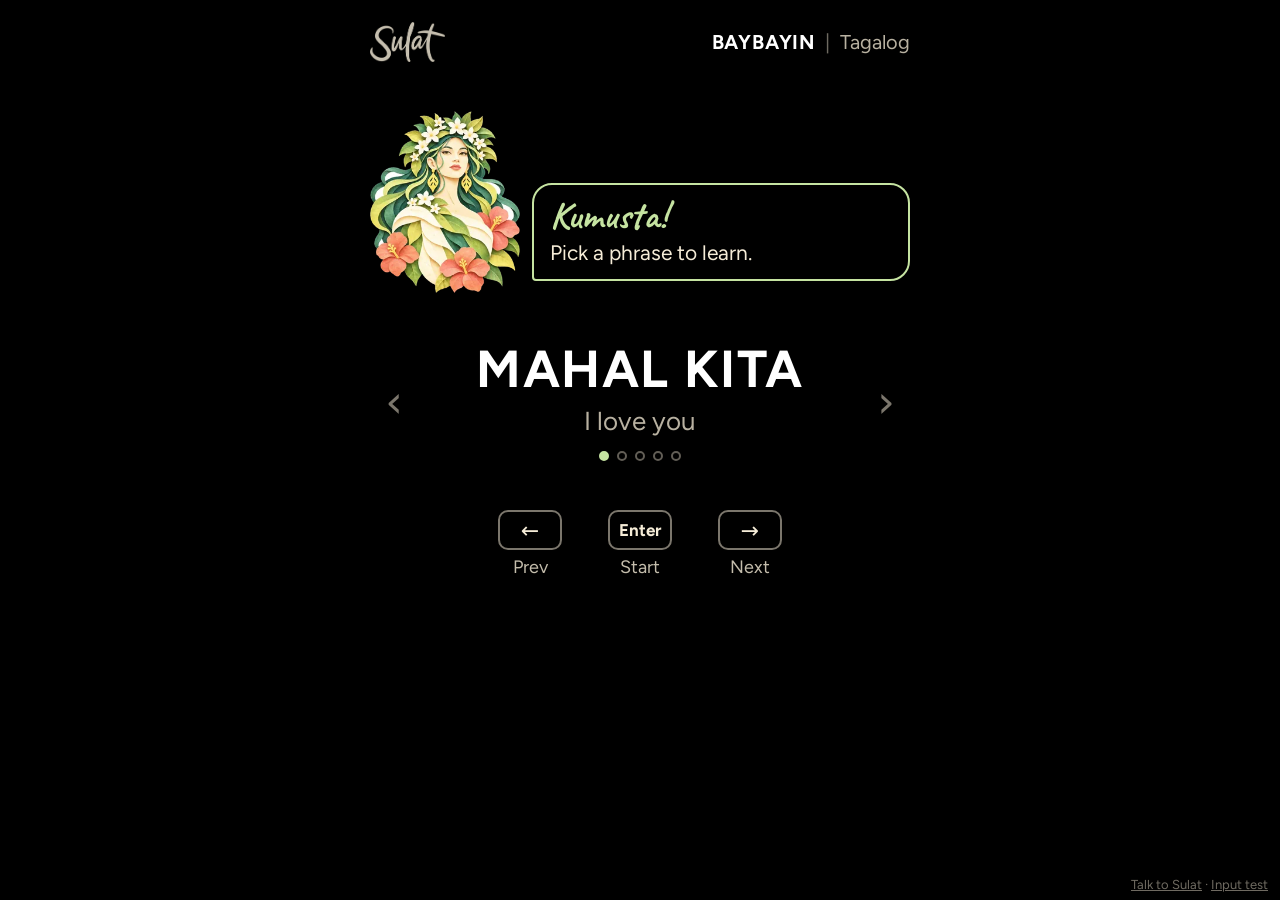
<file: g.html>
<!doctype html>
<html lang="en">
<head>
<meta charset="utf-8">
<meta name="viewport" content="width=device-width, initial-scale=1">
<title>Sulat</title>
<meta http-equiv="refresh" content="0; url=glasses.html">
<script>window.location.replace('glasses.html');</script>
<style>html,body{background:#000;color:#F5ECD7;font-family:system-ui,sans-serif}</style>
</head>
<body><p><a href="glasses.html" style="color:#F5ECD7">Open Sulat for glasses</a></p></body>
</html>
</file>
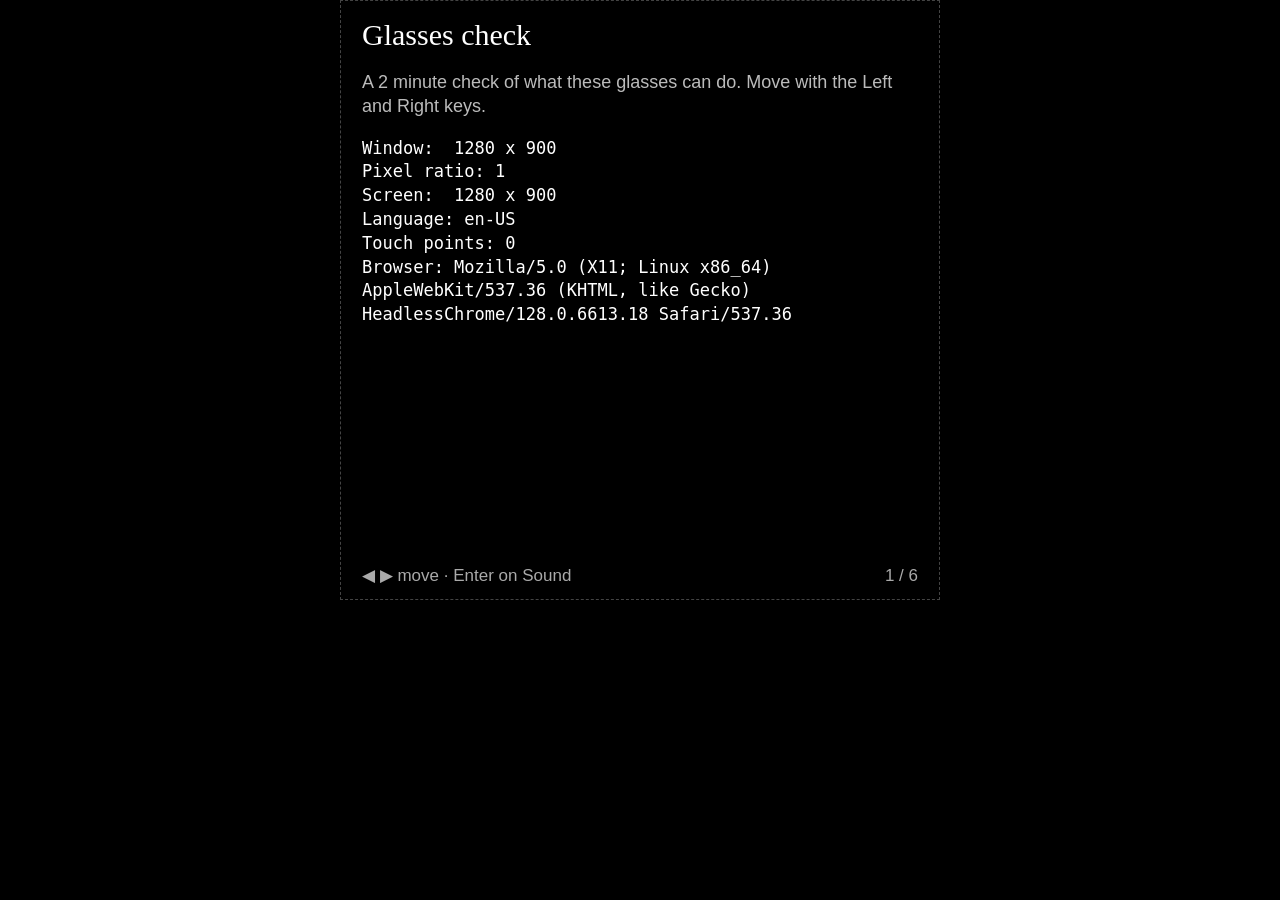
<file: glasses-check.html>
<!doctype html>
<html lang="en">
<head>
<meta charset="utf-8">
<meta name="viewport" content="width=device-width, initial-scale=1, viewport-fit=cover">
<title>Sulat · Glasses check</title>
<style>
  html, body { margin: 0; height: 100%; background: #000; color: #fff; overflow: hidden; }
  body { font: 22px/1.35 -apple-system, BlinkMacSystemFont, "Segoe UI", Helvetica, Arial, sans-serif; }
  #stage { position: relative; width: 600px; height: 600px; max-width: 100vw; max-height: 100vh; margin: 0 auto; box-sizing: border-box; padding: 18px 22px; outline: 1px dashed #444; outline-offset: -1px; }
  h1 { margin: 0 0 6px; font: 400 30px Georgia, "Times New Roman", serif; }
  .screen { display: none; }
  .screen.on { display: block; }
  .quiet { color: #bbb; font-size: 18px; }
  .mono { font: 17px/1.4 ui-monospace, Menlo, Consolas, monospace; white-space: pre-wrap; word-break: break-word; }
  #foot { position: absolute; left: 22px; right: 22px; bottom: 12px; display: flex; justify-content: space-between; color: #aaa; font-size: 17px; }
  .bar { display: flex; align-items: center; gap: 12px; margin: 7px 0; }
  .bar span { width: 64px; text-align: right; color: #ccc; font-size: 17px; }
  .keys b { display: inline-block; min-width: 76px; margin: 3px 6px 3px 0; padding: 4px 8px; border: 1px solid #666; border-radius: 8px; text-align: center; color: #888; font-weight: 400; }
  .keys b.seen { color: #000; background: #fff; border-color: #fff; }
  #lastKeys { margin-top: 10px; }
</style>
</head>
<body>
<div id="stage">

  <section class="screen on" id="s1">
    <h1>Glasses check</h1>
    <p class="quiet">A 2 minute check of what these glasses can do. Move with the Left and Right keys.</p>
    <div class="mono" id="info"></div>
  </section>

  <section class="screen" id="s2">
    <h1>Keys</h1>
    <p class="quiet">Press each one. It lights up when the page hears it. Try any other control too (tap, swipe, back).</p>
    <div class="keys" id="keyChips"></div>
    <div class="mono" id="lastKeys"></div>
  </section>

  <section class="screen" id="s3">
    <h1>How dim can it go?</h1>
    <p class="quiet">Which is the dimmest line you can still read comfortably?</p>
    <svg width="556" height="330" viewBox="0 0 556 330" aria-hidden="true" id="dimSvg"></svg>
  </section>

  <section class="screen" id="s4">
    <h1>Stroke and text size</h1>
    <p class="quiet">Which thinnest line and smallest text are still easy to read?</p>
    <svg width="556" height="190" viewBox="0 0 556 190" aria-hidden="true" id="widthSvg"></svg>
    <div style="font-family:Georgia,serif;line-height:1.5">
      <div style="font-size:18px">18 px: ma ha la ki ta</div>
      <div style="font-size:26px">26 px: ma ha la ki ta</div>
      <div style="font-size:40px">40 px: ma ha la ki ta</div>
    </div>
  </section>

  <section class="screen" id="s5">
    <h1>Sound</h1>
    <p class="quiet">Press Enter. You should hear 4 short sounds: A, B, C, then a voice saying “mahal kita”.</p>
    <div class="mono" id="audioLog">Not run yet.</div>
  </section>

  <section class="screen" id="s6">
    <h1>Report</h1>
    <p class="quiet">Please screenshot or record this screen and send it back.</p>
    <div class="mono" id="report"></div>
  </section>

  <div id="foot"><span>◀ ▶ move · Enter on Sound</span><span id="pos">1 / 6</span></div>
</div>

<script>
(function () {
  'use strict';
  var MP3_DATA = '[data-uri]';
  var $ = function (id) { return document.getElementById(id); };
  var N = 6, cur = 1;
  var seen = {};            // key names heard
  var keyLog = [];
  var pointerCount = 0, wheelCount = 0;
  var audio = { A: 'not run', B: 'not run', C: 'not run', D: 'not run' };
  var net = { file: 'not checked', pack: 'not checked' };
  var storage = 'not checked';
  var voices = [];

  function show(n) {
    cur = Math.max(1, Math.min(N, n));
    for (var i = 1; i <= N; i++) { $('s' + i).classList.toggle('on', i === cur); }
    $('pos').textContent = cur + ' / ' + N;
    if (cur === 6) { renderReport(); }
  }

  /* ---- screen 1: info ---- */
  function renderInfo() {
    var ua = navigator.userAgent || '';
    $('info').textContent =
      'Window:  ' + window.innerWidth + ' x ' + window.innerHeight + '\n' +
      'Pixel ratio: ' + (window.devicePixelRatio || 1) + '\n' +
      'Screen:  ' + (screen && screen.width) + ' x ' + (screen && screen.height) + '\n' +
      'Language: ' + (navigator.language || '?') + '\n' +
      'Touch points: ' + (navigator.maxTouchPoints || 0) + '\n' +
      'Browser: ' + ua.slice(0, 150);
  }

  /* ---- screen 2: keys ---- */
  var WANT = ['ArrowLeft', 'ArrowRight', 'ArrowUp', 'ArrowDown', 'Enter'];
  var chips = {};
  WANT.forEach(function (k) {
    var b = document.createElement('b');
    b.textContent = k.replace('Arrow', '');
    chips[k] = b;
    $('keyChips').appendChild(b);
  });
  function renderKeys() {
    $('lastKeys').textContent = keyLog.length ? keyLog.slice(-6).join('\n') : 'Nothing heard yet.';
  }
  window.addEventListener('keydown', function (e) {
    var label = e.key + '  (code ' + e.code + ', keyCode ' + e.keyCode + ')';
    seen[e.key] = true;
    keyLog.push(label);
    if (chips[e.key]) { chips[e.key].classList.add('seen'); }
    renderKeys();
    if (e.key === 'ArrowRight') { show(cur + 1); e.preventDefault(); }
    else if (e.key === 'ArrowLeft') { show(cur - 1); e.preventDefault(); }
    else if (e.key === 'Enter' && cur === 5) { runAudio(); e.preventDefault(); }
    else if (e.key.indexOf('Arrow') === 0) { e.preventDefault(); }
  });
  ['pointerdown', 'touchstart', 'click'].forEach(function (t) {
    window.addEventListener(t, function () { pointerCount += 1; }, { passive: true });
  });
  window.addEventListener('wheel', function () { wheelCount += 1; }, { passive: true });

  /* ---- screens 3 and 4: drawn samples ---- */
  var NS = 'http://www.w3.org/2000/svg';
  function curve(svg, y, width, opacity, label) {
    var p = document.createElementNS(NS, 'path');
    p.setAttribute('d', 'M20 ' + (y + 10) + ' C 90 ' + (y - 24) + ', 150 ' + (y + 34) + ', 230 ' + (y - 4) + ' S 330 ' + (y + 28) + ', 420 ' + (y - 6));
    p.setAttribute('fill', 'none');
    p.setAttribute('stroke', '#fff');
    p.setAttribute('stroke-width', width);
    p.setAttribute('stroke-linecap', 'round');
    p.setAttribute('opacity', opacity);
    svg.appendChild(p);
    var t = document.createElementNS(NS, 'text');
    t.setAttribute('x', 436); t.setAttribute('y', y + 6);
    t.setAttribute('fill', '#ccc'); t.setAttribute('font-size', '18');
    t.textContent = label;
    svg.appendChild(t);
  }
  [1, 0.7, 0.5, 0.35, 0.2, 0.1].forEach(function (o, i) { curve($('dimSvg'), 36 + i * 54, 10, o, Math.round(o * 100) + '%'); });
  [3, 5, 8, 12, 16].forEach(function (w, i) { curve($('widthSvg'), 24 + i * 36, w, 1, w + ' px'); });

  /* ---- screen 5: sound ---- */
  function logAudio() {
    $('audioLog').textContent =
      'A  built-in MP3:  ' + audio.A + '\n' +
      'B  hosted MP3:    ' + audio.B + '\n' +
      'C  beep (WebAudio): ' + audio.C + '\n' +
      'D  voice (speech): ' + audio.D;
  }
  function playEl(key, src, done) {
    var a = new Audio();
    var finished = false;
    function end(msg) { if (finished) { return; } finished = true; audio[key] = msg; logAudio(); setTimeout(done, 300); }
    a.addEventListener('playing', function () { audio[key] = 'playing'; logAudio(); });
    a.addEventListener('ended', function () { end('finished'); });
    a.addEventListener('error', function () { end('ERROR ' + (a.error ? 'code ' + a.error.code : '')); });
    a.src = src;
    audio[key] = 'starting'; logAudio();
    var pr;
    try { pr = a.play(); } catch (err) { end('BLOCKED ' + err); return; }
    if (pr && pr.then) { pr.catch(function (err) { end('BLOCKED ' + (err && err.name)); }); }
    setTimeout(function () { end(audio[key] === 'playing' ? 'started, no end event' : 'TIMEOUT'); }, 4000);
  }
  function beep(done) {
    try {
      var AC = window.AudioContext || window.webkitAudioContext;
      if (!AC) { audio.C = 'not supported'; logAudio(); return done(); }
      var ctx = new AC();
      var osc = ctx.createOscillator(), g = ctx.createGain();
      osc.frequency.value = 523; g.gain.value = 0.2;
      osc.connect(g); g.connect(ctx.destination);
      audio.C = 'starting (' + ctx.state + ')'; logAudio();
      osc.start(); osc.stop(ctx.currentTime + 0.4);
      osc.onended = function () { audio.C = 'finished (' + ctx.state + ')'; logAudio(); done(); };
    } catch (err) { audio.C = 'ERROR ' + err; logAudio(); done(); }
  }
  function speak(done) {
    if (!('speechSynthesis' in window)) { audio.D = 'not supported'; logAudio(); return done(); }
    try {
      var u = new SpeechSynthesisUtterance('mahal kita');
      var tl = voices.filter(function (v) { return /^(fil|tl)/i.test(v.lang); })[0];
      if (tl) { u.voice = tl; u.lang = tl.lang; }
      u.onstart = function () { audio.D = 'speaking' + (tl ? ' (' + tl.lang + ')' : ' (no Tagalog voice)'); logAudio(); };
      u.onend = function () { audio.D = 'finished' + (tl ? ' (' + tl.lang + ')' : ' (default voice)'); logAudio(); done(); };
      u.onerror = function (ev) { audio.D = 'ERROR ' + (ev && ev.error); logAudio(); done(); };
      audio.D = 'starting'; logAudio();
      window.speechSynthesis.speak(u);
      setTimeout(function () { if (audio.D === 'starting') { audio.D = 'no sound started'; logAudio(); done(); } }, 4000);
    } catch (err) { audio.D = 'ERROR ' + err; logAudio(); done(); }
  }
  var running = false;
  function runAudio() {
    if (running) { return; }
    running = true;
    playEl('A', MP3_DATA, function () {
      playEl('B', 'check.mp3', function () {
        beep(function () { speak(function () { running = false; }); });
      });
    });
  }
  function loadVoices() {
    try { voices = window.speechSynthesis ? window.speechSynthesis.getVoices() : []; } catch (e) { voices = []; }
  }
  loadVoices();
  if (window.speechSynthesis && 'onvoiceschanged' in window.speechSynthesis) { window.speechSynthesis.onvoiceschanged = loadVoices; }

  /* ---- background checks (no key press needed) ---- */
  try { localStorage.setItem('sulat.check', '1'); storage = localStorage.getItem('sulat.check') === '1' ? 'works' : 'failed'; }
  catch (e) { storage = 'blocked'; }
  try {
    fetch('check.mp3', { method: 'GET' }).then(function (r) {
      net.file = r.status + ' ' + (r.headers.get('content-type') || '?');
    }).catch(function (e) { net.file = 'FAILED ' + e; });
    fetch('packs/baybayin.json').then(function (r) { net.pack = r.ok ? 'loads (' + r.status + ')' : 'status ' + r.status; })
      .catch(function (e) { net.pack = 'FAILED ' + e; });
  } catch (e) { net.file = net.pack = 'fetch unavailable'; }

  /* ---- screen 6: report ---- */
  function renderReport() {
    loadVoices();
    var tl = voices.filter(function (v) { return /^(fil|tl)/i.test(v.lang); }).map(function (v) { return v.name + ' ' + v.lang; });
    var heard = Object.keys(seen);
    $('report').textContent =
      'View ' + window.innerWidth + 'x' + window.innerHeight + ' @' + (window.devicePixelRatio || 1) + 'x\n' +
      'Keys heard: ' + (heard.length ? heard.join(', ') : 'none') + '\n' +
      'Taps/clicks: ' + pointerCount + '   Scroll: ' + wheelCount + '\n' +
      'Sound A ' + audio.A + '\n' +
      'Sound B ' + audio.B + '\n' +
      'Sound C ' + audio.C + '\n' +
      'Sound D ' + audio.D + '\n' +
      'Voices: ' + voices.length + (tl.length ? '  Tagalog: ' + tl.join('; ') : '  Tagalog: none') + '\n' +
      'MP3 file fetch: ' + net.file + '\n' +
      'Stroke pack fetch: ' + net.pack + '\n' +
      'Storage: ' + storage;
  }

  renderInfo(); renderKeys(); logAudio();
  window.addEventListener('resize', renderInfo);
  window.SulatGlassesCheck = { show: show, runAudio: runAudio, renderReport: renderReport };
})();
</script>
</body>
</html>
</file>
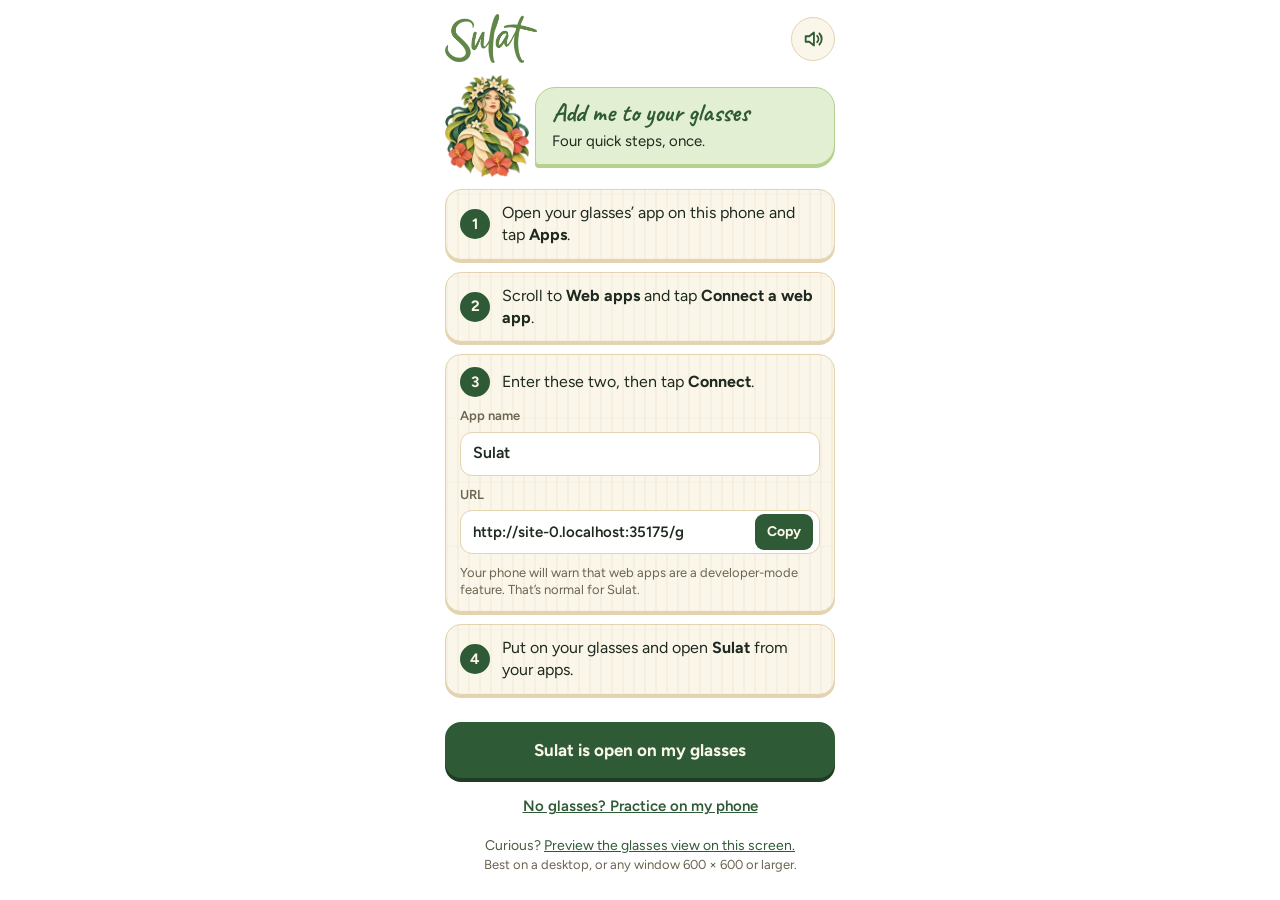
<file: glasses-setup.html>
<!doctype html>
<html lang="en">
<head>
<meta charset="utf-8">
<meta name="viewport" content="width=device-width, initial-scale=1, viewport-fit=cover">
<title>Sulat · Add Sulat to your glasses</title>
<link rel="icon" href="img/favicon.png">
<link rel="apple-touch-icon" href="img/apple-touch-icon.png">
<link rel="stylesheet" href="phone.css">
<style>
  .marina img { width: 84px; }
  .bubble .hi { font-size: 26px; }
  .bubble .say { white-space: nowrap; font-size: 15px; }
  .step { display: flex; gap: 12px; align-items: center; padding: 12px 14px; background-color: var(--cream); border: 1.5px solid var(--tan); border-radius: 16px; box-shadow: 0 3px 0 var(--tan); }
  .step.tall { flex-direction: column; align-items: stretch; gap: 10px; }
  .step .n { width: 30px; height: 30px; border-radius: 15px; background: var(--leaf); color: var(--cream); font-size: 15px; font-weight: 700; display: flex; align-items: center; justify-content: center; flex: none; }
  .step .row { display: flex; gap: 12px; align-items: center; }
  .field { display: flex; flex-direction: column; gap: 6px; }
  .field .lab { font-size: 13px; font-weight: 600; color: var(--muted); }
  .field .val { display: flex; align-items: center; justify-content: space-between; gap: 8px; min-height: 44px; padding: 0 6px 0 12px; background: #FFFFFF; border: 1.5px solid var(--tan); border-radius: 12px; font-weight: 600; }
  .field .val code { font: 600 15px Figtree, sans-serif; white-space: nowrap; overflow: hidden; text-overflow: ellipsis; }
  .copy { min-height: 36px; padding: 0 12px; border: 0; border-radius: 9px; background: var(--leaf); color: var(--cream); font: 700 14px Figtree, sans-serif; cursor: pointer; touch-action: manipulation; }
  .note { font-size: 13px; line-height: 1.35; color: var(--muted); }
  .actions { margin-top: auto; display: flex; flex-direction: column; gap: 6px; }
  .preview { margin: 2px 0 0; text-align: center; font-size: 14px; line-height: 1.4; color: var(--quiet); }
  .preview span { display: block; font-size: 13px; color: var(--muted); }
  .back { display: inline-flex; align-items: center; gap: 4px; min-height: 44px; padding: 0 16px 0 10px; border-radius: 999px; background: var(--cream); border: 1.5px solid var(--tan); color: var(--leaf); font: 600 15px Figtree, sans-serif; text-decoration: none; align-self: flex-start; }
</style>
</head>
<body>
<div class="page" style="gap: 12px">
  <div class="bar">
    <a href="index.html?view=phone" aria-label="Sulat home"><img src="img/wordmark-green.png" alt="Sulat"></a>
    <button type="button" class="iconbtn" id="sound" aria-pressed="false" aria-label="Sound on. Tap to turn off"><svg class="on" width="22" height="22" viewBox="0 0 24 24" fill="none" stroke="currentColor" stroke-width="2" stroke-linecap="round" stroke-linejoin="round" aria-hidden="true"><path d="M4 9h4l5-4v14l-5-4H4z"></path><path d="M16.5 8.5a5 5 0 0 1 0 7"></path><path d="M19 6a8.5 8.5 0 0 1 0 12"></path></svg><svg class="off" width="22" height="22" viewBox="0 0 24 24" fill="none" stroke="currentColor" stroke-width="2" stroke-linecap="round" stroke-linejoin="round" aria-hidden="true"><path d="M4 9h4l5-4v14l-5-4H4z"></path><path d="M17 9l5 6M22 9l-5 6"></path></svg></button>
  </div>

  <div class="marina">
    <img src="img/marina.webp" alt="Marina">
    <div class="bubble">
      <p class="hi">Add me to your glasses</p>
      <p class="say">Four quick steps, once.</p>
    </div>
  </div>

  <div class="step bamboo"><span class="n">1</span><span>Open your glasses’ app on this phone and tap <b>Apps</b>.</span></div>
  <div class="step bamboo"><span class="n">2</span><span>Scroll to <b>Web apps</b> and tap <b>Connect a web app</b>.</span></div>
  <div class="step tall bamboo">
    <div class="row"><span class="n">3</span><span>Enter these two, then tap <b>Connect</b>.</span></div>
    <div class="field"><span class="lab">App name</span><div class="val"><span>Sulat</span></div></div>
    <div class="field"><span class="lab">URL</span><div class="val"><code id="url"></code><button type="button" class="copy" id="copy">Copy</button></div></div>
    <span class="note">Your phone will warn that web apps are a developer-mode feature. That’s normal for Sulat.</span>
  </div>
  <div class="step bamboo"><span class="n">4</span><span>Put on your glasses and open <b>Sulat</b> from your apps.</span></div>

  <div class="actions">
    <a class="btn" href="paper.html?mode=desk">Sulat is open on my glasses</a>
    <a class="btn quiet" href="animate.html">No glasses? Practice on my phone</a>
    <p class="preview">Curious? <a href="glasses.html">Preview the glasses view on this screen.</a><span>Best on a desktop, or any window 600 &times; 600 or larger.</span></p>
  </div>
</div>
<script>
(function () {
  'use strict';
  var url = window.location.origin + '/g';
  var urlEl = document.getElementById('url');
  urlEl.textContent = url;
  var copy = document.getElementById('copy');
  copy.addEventListener('click', function () {
    function done() { copy.textContent = 'Copied'; setTimeout(function () { copy.textContent = 'Copy'; }, 1600); }
    if (navigator.clipboard && navigator.clipboard.writeText) { navigator.clipboard.writeText(url).then(done, fallback); } else { fallback(); }
    function fallback() {
      var r = document.createRange(); r.selectNodeContents(urlEl);
      var sel = window.getSelection(); sel.removeAllRanges(); sel.addRange(r);
      try { document.execCommand('copy'); done(); } catch (e) { copy.textContent = 'Press and hold to copy'; }
    }
  });

  // Sound on/off, remembered on this device (default on). Pages that play audio check the same key.
  var soundBtn = document.getElementById('sound');
  function soundIsOff() { try { return window.localStorage.getItem('sulat.sound') === 'off'; } catch (e) { return false; } }
  function paintSound() { var off = soundIsOff(); soundBtn.setAttribute('aria-pressed', off ? 'true' : 'false'); soundBtn.setAttribute('aria-label', off ? 'Sound off. Tap to turn on' : 'Sound on. Tap to turn off'); }
  soundBtn.addEventListener('click', function () { try { window.localStorage.setItem('sulat.sound', soundIsOff() ? 'on' : 'off'); } catch (e) { /* private mode */ } paintSound(); });
  paintSound();
})();
</script>
</body>
</html>
</file>
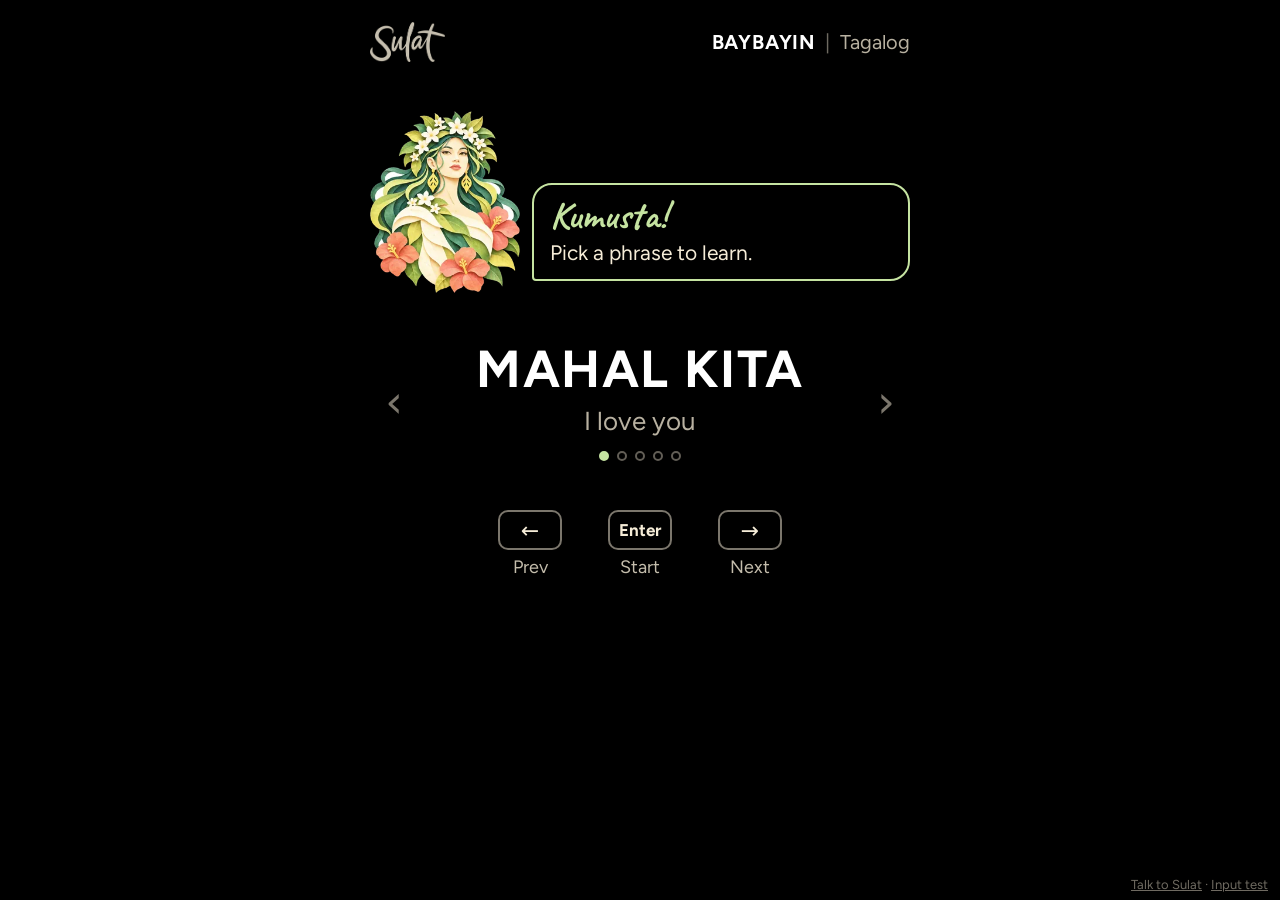
<file: glasses.html>
<!doctype html>
<html lang="en">
<head>
<meta charset="utf-8">
<meta name="viewport" content="width=device-width, initial-scale=1, viewport-fit=cover">
<title>Sulat</title>
<style>
  /* Built for the Ray-Ban Display: black is see-through, so everything is drawn in light
     lines, large, one idea per screen. Fonts are local files. Also works in any browser. */
  @font-face { font-family: 'Figtree'; src: url('fonts/figtree.woff2') format('woff2'); font-weight: 300 900; font-display: swap; }
  @font-face { font-family: 'Caveat'; src: url('fonts/caveat.woff2') format('woff2'); font-weight: 400 700; font-display: swap; }
  :root { --ink: #F5ECD7; }
  * { box-sizing: border-box; }
  html, body { margin: 0; height: 100%; background: #000; color: var(--ink); }
  body { font-family: Figtree, system-ui, -apple-system, "Segoe UI", sans-serif; }
  main {
    width: min(100vw, 600px);
    height: min(100vh, 600px);
    margin: 0 auto;
    padding: 22px 30px;
    display: flex;
    flex-direction: column;
    justify-content: space-between;
    gap: 10px;
  }
  header { display: flex; justify-content: space-between; align-items: center; min-height: 40px; }
  header img { height: 40px; width: auto; display: block; opacity: 0.92; }
  .script { font-size: 20px; white-space: nowrap; }
  .script b { color: #FFFFFF; font-weight: 700; letter-spacing: 0.04em; }
  .script .sep { margin: 0 10px; color: rgba(245,236,215,0.45); }
  .script .lang { color: rgba(245,236,215,0.75); }

  .marina { display: flex; align-items: flex-end; gap: 12px; }
  .marina img { width: 150px; height: auto; display: block; flex: none; }
  .marina p { margin: 0 0 12px; flex: 1; padding: 12px 16px; border: 2px solid #C5E3A1; border-radius: 20px 20px 20px 4px; }
  .marina .hi { display: block; font-family: Caveat, Figtree, cursive; font-size: 38px; font-weight: 700; line-height: 1; color: #C5E3A1; }
  .marina .say { display: block; font-size: 21px; line-height: 1.3; margin-top: 4px; white-space: nowrap; }

  .pick { display: flex; align-items: center; gap: 8px; }
  .pick .text { flex: 1; text-align: center; }
  #phrase { font-size: 52px; font-weight: 700; line-height: 1.05; color: #FFFFFF; text-transform: uppercase; letter-spacing: 0.03em; }
  #english { margin-top: 8px; font-size: 26px; color: rgba(245,236,215,0.75); }
  #dots { display: flex; justify-content: center; gap: 8px; margin-top: 14px; }
  #dots span { width: 10px; height: 10px; border-radius: 5px; border: 2px solid rgba(245,236,215,0.4); }
  #dots span.on { background: #C5E3A1; border-color: #C5E3A1; }
  .step {
    flex: none; width: 48px; min-height: 88px;
    font: 44px Figtree, system-ui, sans-serif; color: rgba(245,236,215,0.5);
    background: transparent; border: 0; cursor: pointer;
  }

  /* Key legend: uniform keys; gold flashes on the key just pressed. */
  .bottom { display: flex; justify-content: center; align-items: flex-start; gap: 14px; }
  .key, #start { min-width: 96px; display: flex; flex-direction: column; align-items: center; gap: 6px; }
  .key .cap, #start .cap {
    width: 64px; height: 40px; border-radius: 10px;
    display: flex; align-items: center; justify-content: center;
    font-size: 22px; color: var(--ink); border: 2px solid rgba(245,236,215,0.5);
    transition: border-color 0.15s, color 0.15s, box-shadow 0.15s;
  }
  #start .cap { font-size: 17px; font-weight: 700; }
  .key .lbl, #start .lbl { font-size: 18px; color: rgba(245,236,215,0.8); white-space: nowrap; transition: color 0.15s; }
  #start { background: transparent; border: 0; padding: 0; margin: 0; font: inherit; cursor: pointer; }
  #start:focus, #start:focus-visible { outline: none; }
  .key.pressed .cap, #start.pressed .cap { border-color: #F6C85C; color: #F6C85C; box-shadow: 0 0 0 3px rgba(246,200,92,0.28); }
  .key.pressed .lbl, #start.pressed .lbl { color: #F6C85C; }

  .talk { position: fixed; right: 12px; bottom: 8px; font: 13px Figtree, system-ui, sans-serif; opacity: 0.45; }
  .talk a { color: var(--ink); }
  @media (max-height: 560px) { #phrase { font-size: 42px; } #english { font-size: 22px; } .marina img { width: 112px; } }
</style>
</head>
<body>
<main>
  <header>
    <img src="img/wordmark-cream.png" alt="Sulat">
    <span class="script"><b>BAYBAYIN</b><span class="sep">|</span><span class="lang">Tagalog</span></span>
  </header>

  <div class="marina">
    <img src="img/marina-lens.webp" alt="Marina, your teacher">
    <p><span class="hi">Kumusta!</span><span class="say">Pick a phrase to learn.</span></p>
  </div>

  <div class="pick">
    <button class="step" id="prev" type="button" tabindex="-1" aria-label="Previous phrase">&#8249;</button>
    <div class="text" aria-live="polite">
      <div id="phrase"></div>
      <div id="english"></div>
      <div id="dots" aria-hidden="true"></div>
    </div>
    <button class="step" id="next" type="button" tabindex="-1" aria-label="Next phrase">&#8250;</button>
  </div>

  <div class="bottom">
    <div class="key" id="keyPrev"><span class="cap">&#8592;</span><span class="lbl">Prev</span></div>
    <button id="start" type="button"><span class="cap">Enter</span><span class="lbl">Start</span></button>
    <div class="key" id="keyNext"><span class="cap">&#8594;</span><span class="lbl">Next</span></div>
  </div>
</main>
<div class="talk"><a href="talk.html">Talk to Sulat</a> · <a href="hello.html">Input test</a></div>

<script>
(function () {
  'use strict';

  var PHRASES = [
    { text: 'mahal kita', en: 'I love you' },
    { text: 'salamat', en: 'thank you' },
    { text: 'kumusta', en: 'how are you' },
    { text: 'magandang umaga', en: 'good morning' },
    { text: 'paalam', en: 'goodbye' }
  ];

  var i = 0;
  var $ = function (id) { return document.getElementById(id); };

  function go(url) {
    if (window.__sulatNav) { window.__sulatNav(url); } else { window.location.replace(url); }
  }

  function show() {
    i = (i + PHRASES.length) % PHRASES.length;
    $('phrase').textContent = PHRASES[i].text;
    $('phrase').style.fontSize = PHRASES[i].text.length > 10 ? '40px' : ''; // long phrases stay on one line
    $('english').textContent = PHRASES[i].en;
    $('dots').innerHTML = PHRASES.map(function (p, k) { return '<span' + (k === i ? ' class="on"' : '') + '></span>'; }).join('');
  }

  function start() {
    go('animate.html?view=glasses&text=' + encodeURIComponent(PHRASES[i].text));
  }

  // Gold flashes on the key just pressed.
  function flash(id) {
    var el = $(id);
    if (!el) { return; }
    el.classList.add('pressed');
    clearTimeout(el.__flash);
    el.__flash = setTimeout(function () { el.classList.remove('pressed'); }, 320);
  }

  // The Neural Band arrives as arrow keys, and Select as a click on the focused button.
  document.addEventListener('keydown', function (e) {
    if (e.key === 'ArrowRight' || e.key === 'ArrowDown') { e.preventDefault(); flash('keyNext'); i += 1; show(); }
    else if (e.key === 'ArrowLeft' || e.key === 'ArrowUp') { e.preventDefault(); flash('keyPrev'); i -= 1; show(); }
    else if (e.key === 'Enter' || e.key === ' ') {
      flash('start');
      if (e.target !== $('start')) { e.preventDefault(); start(); }
    }
  });
  $('prev').addEventListener('click', function () { i -= 1; show(); });
  $('next').addEventListener('click', function () { i += 1; show(); });
  $('start').addEventListener('click', start);

  show();
  $('start').focus();
})();
</script>
</body>
</html>
</file>
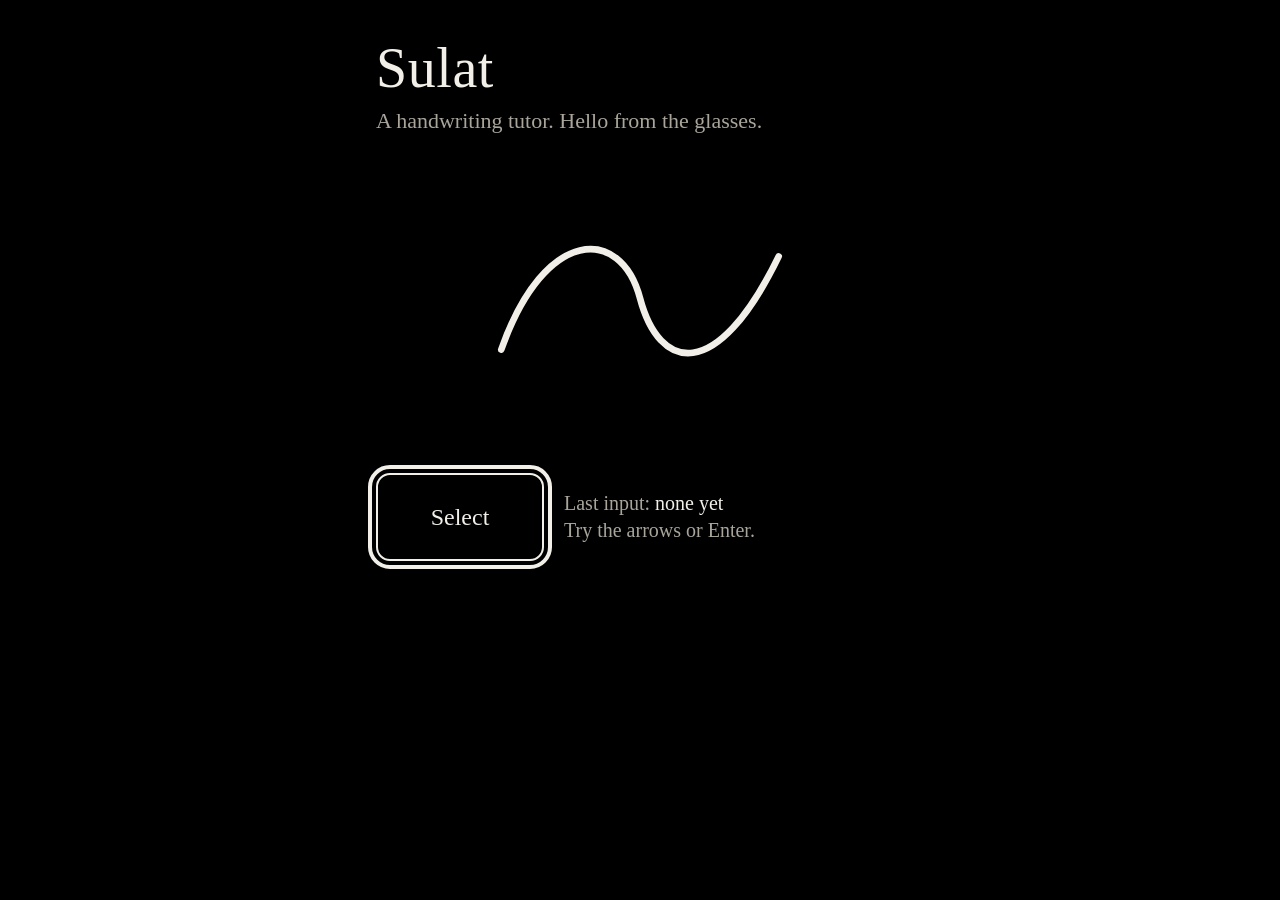
<file: hello.html>
<!doctype html>
<html lang="en">
<head>
<meta charset="utf-8">
<meta name="viewport" content="width=device-width, initial-scale=1">
<title>Sulat</title>
<style>
  /* Black is transparent on the Display, so the page is black with light ink. */
  :root {
    --ground: #000;
    --ink: #f2efe8;
    --quiet: #a9a59b;
    --line: #f2efe8;
  }
  * { box-sizing: border-box; }
  html, body {
    margin: 0;
    height: 100%;
    background: var(--ground);
    color: var(--ink);
    font-family: Georgia, "Times New Roman", serif;
  }
  main {
    width: min(100vw, 600px);
    height: min(100vh, 600px);
    margin: 0 auto;
    padding: 36px;
    display: flex;
    flex-direction: column;
    justify-content: space-between;
  }
  h1 {
    margin: 0;
    font-size: 56px;
    font-weight: 400;
    letter-spacing: 0.01em;
  }
  .sub { margin: 8px 0 0; font-size: 22px; color: var(--quiet); }
  svg { width: 100%; max-height: 190px; }
  .stroke {
    fill: none;
    stroke: var(--line);
    stroke-width: 7;
    stroke-linecap: round;
    stroke-linejoin: round;
    stroke-dasharray: 1;
    stroke-dashoffset: 1;
    animation: draw 2.4s ease-in-out 0.4s forwards;
  }
  .stroke.replay { animation: none; }
  @keyframes draw { to { stroke-dashoffset: 0; } }
  @media (prefers-reduced-motion: reduce) {
    .stroke { animation: none; stroke-dashoffset: 0; }
  }
  .row { display: flex; align-items: center; gap: 20px; }
  button {
    min-width: 168px;
    min-height: 88px;
    padding: 0 24px;
    font: inherit;
    font-size: 24px;
    color: var(--ink);
    background: transparent;
    border: 2px solid var(--ink);
    border-radius: 14px;
    cursor: pointer;
  }
  button:focus-visible { outline: 4px solid var(--ink); outline-offset: 4px; }
  .readout { font-size: 20px; color: var(--quiet); line-height: 1.35; }
  .readout strong { color: var(--ink); font-weight: 400; }
</style>
</head>
<body>
<main>
  <header>
    <h1>Sulat</h1>
    <p class="sub">A handwriting tutor. Hello from the glasses.</p>
  </header>

  <svg viewBox="0 0 340 200" role="img" aria-label="A single pen stroke drawing itself">
    <path id="stroke" class="stroke" pathLength="1"
          d="M 24 150 C 70 20, 150 20, 170 96 S 250 188, 316 52"/>
  </svg>

  <div class="row">
    <button id="select" type="button">Select</button>
    <p class="readout" id="readout">Last input: <strong>none yet</strong><br>Try the arrows or Enter.</p>
  </div>
</main>

<script>
  const readout = document.getElementById('readout');
  const stroke = document.getElementById('stroke');
  const button = document.getElementById('select');

  function show(label) {
    readout.innerHTML = 'Last input: <strong>' + label + '</strong>';
  }

  function replay() {
    stroke.classList.add('replay');
    void stroke.getBoundingClientRect();
    stroke.classList.remove('replay');
    stroke.style.animation = 'none';
    void stroke.getBoundingClientRect();
    stroke.style.animation = '';
  }

  // The Neural Band arrives as arrow keys and Enter, so log exactly what comes in.
  document.addEventListener('keydown', function (e) {
    show(e.key);
  });

  button.addEventListener('click', function () {
    show('Select pressed');
    replay();
  });

  button.focus();
</script>
</body>
</html>
</file>
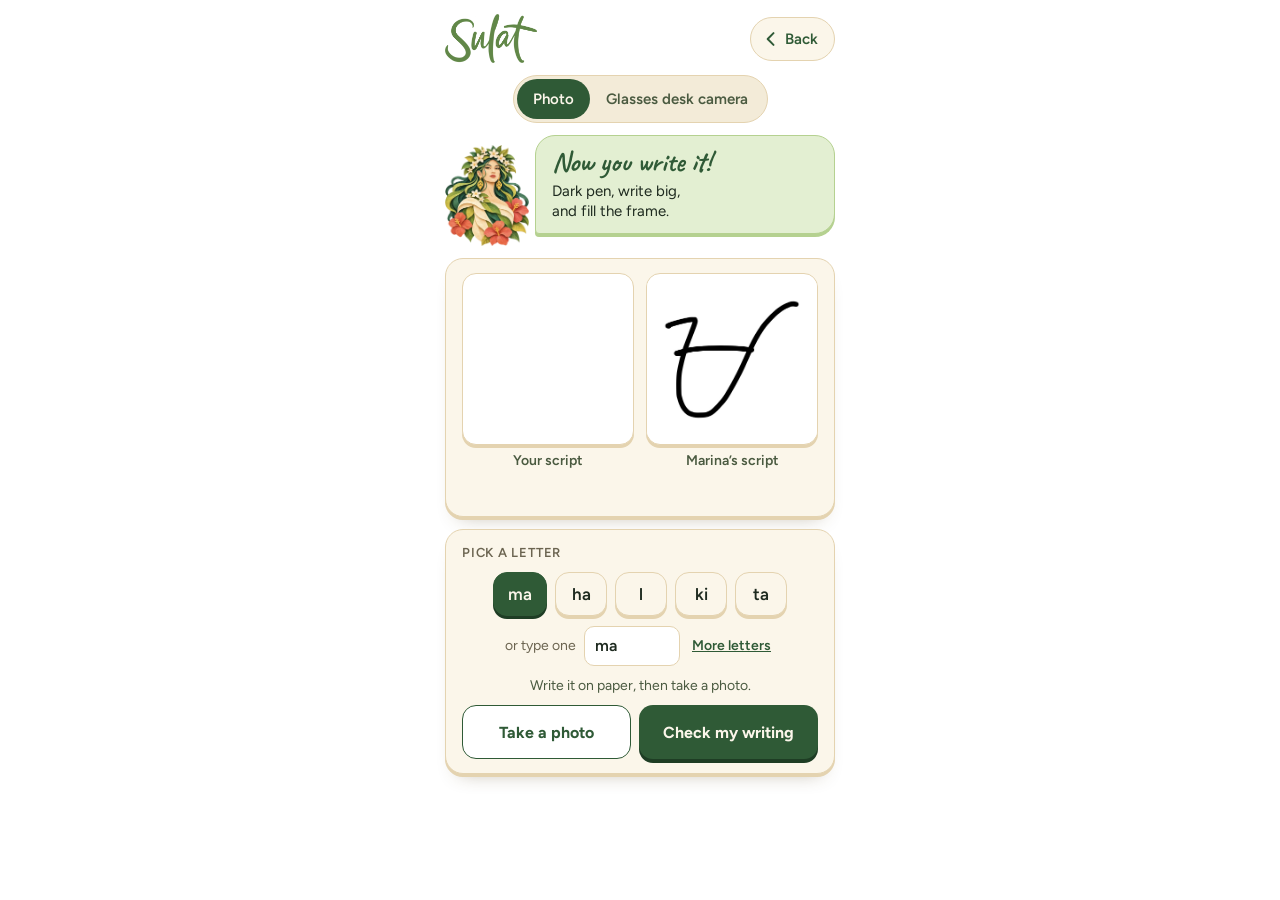
<file: paper.html>
<!-- Built with Muse Code. -->
<!doctype html>
<html lang="en">
<head>
<meta charset="utf-8">
<meta name="viewport" content="width=device-width, initial-scale=1, viewport-fit=cover">
<title>Sulat · Write it on paper</title>
<link rel="icon" href="img/favicon.png">
<link rel="apple-touch-icon" href="img/apple-touch-icon.png">
<link rel="stylesheet" href="phone.css">
<style>
  /* Paper: write on real paper, then Marina checks it. Two modes on one page:
     photo (this phone takes the picture) and desk (this phone is the camera for the glasses).
     Look only; the camera, room and checking code are unchanged. */
  html, body { overscroll-behavior: none; }
  [hidden] { display: none !important; }
  .paper { gap: 12px; }
  .barR { display: flex; align-items: center; gap: 8px; }
  .backbtn { display: inline-flex; align-items: center; gap: 4px; min-height: 44px; padding: 0 16px 0 10px; border-radius: 999px; background: var(--cream); border: 1.5px solid var(--tan); color: var(--leaf); font: 600 15px Figtree, sans-serif; cursor: pointer; touch-action: manipulation; }
  .modes { display: flex; padding: 3px; border-radius: 999px; background: #F3EBD8; border: 1.5px solid var(--tan); align-self: center; }
  .modes a { min-height: 40px; padding: 0 16px; border-radius: 999px; display: flex; align-items: center; color: var(--quiet); font: 600 15px Figtree, sans-serif; text-decoration: none; white-space: nowrap; }
  .modes a[aria-current="true"] { background: var(--leaf); color: var(--cream); }
  .marina img { width: 84px; }
  .bubble .hi { font-size: 28px; }
  .bubble .say { white-space: nowrap; font-size: 15px; margin-top: 6px; }
  .bubble .say span { display: block; }
  body.desk .only-photo, body:not(.desk) .only-desk { display: none !important; }
  /* Marina's answer sits at the very top and replaces her first instruction while it is showing. */
  .paper > .marina { order: 1; }
  #result { order: 1; }
  .paper:has(#result:not([hidden])) > .marina { display: none; }
  #compareCard { order: 2; }
  #photoCard { order: 3; }
  #deskCard { order: 3; }
  body.desk #deskCard { order: 2; }
  body.desk #compareCard { order: 4; }
  .panel { padding: 14px 16px; background-color: var(--cream); border: 1.5px solid var(--tan); border-radius: 18px; box-shadow: 0 3px 0 var(--tan), 0 12px 20px -14px rgba(91,70,30,0.45); display: flex; flex-direction: column; gap: 10px; }
  .lab { font-size: 13px; font-weight: 600; letter-spacing: 0.06em; text-transform: uppercase; color: var(--muted); }
  /* photo mode */
  .chips { display: flex; flex-wrap: wrap; justify-content: center; gap: 8px; }
  .chips button { min-height: 44px; min-width: 52px; padding: 0 14px; border: 1.5px solid var(--tan); border-radius: 14px; background: var(--cream); color: var(--ink); font: 600 17px Figtree, sans-serif; box-shadow: 0 3px 0 var(--tan); cursor: pointer; touch-action: manipulation; }
  .chips button[aria-pressed="true"] { background: var(--leaf); border-color: var(--leaf); color: var(--cream); box-shadow: 0 3px 0 var(--leaf-dark); }
  .typeone { display: flex; align-items: center; justify-content: center; gap: 8px; font-size: 14px; color: var(--muted); }
  .typeone input { width: 96px; min-height: 40px; padding: 0 10px; font: 600 16px Figtree, sans-serif; color: var(--ink); background: #FFFFFF; border: 1.5px solid var(--tan); border-radius: 10px; }
  .linkbtn { min-height: 40px; border: 0; background: transparent; color: var(--leaf); font: 600 14px Figtree, sans-serif; text-decoration: underline; cursor: pointer; padding: 0 4px; }
  .tip { margin: 0; text-align: center; font-size: 14px; color: var(--quiet); }
  .twin { display: flex; gap: 8px; }
  .twin > * { flex: 1; min-width: 0; }
  .filebtn { display: flex; align-items: center; justify-content: center; gap: 8px; min-height: 54px; border-radius: 14px; border: 1.5px solid var(--leaf); background: #FFFFFF; color: var(--leaf); font: 700 16px Figtree, sans-serif; cursor: pointer; touch-action: manipulation; white-space: nowrap; }
  .go { min-height: 54px; border-radius: 14px; border: 0; background: var(--leaf); color: var(--cream); font: 700 16px Figtree, sans-serif; box-shadow: 0 4px 0 var(--leaf-dark); cursor: pointer; touch-action: manipulation; white-space: nowrap; }
  .go:disabled { opacity: 0.5; }
  /* desk mode */
  .codein { width: 100%; min-height: 72px; padding: 0 16px; text-align: center; font: 700 44px Figtree, sans-serif; letter-spacing: 0.35em; color: var(--ink); background: #FFFFFF; border: 2px solid var(--leaf); border-radius: 16px; box-shadow: 0 3px 0 var(--leaf); }
  .codein::placeholder { color: #CDBF9F; letter-spacing: 0.35em; }
  #deskTarget { font-size: 22px; font-weight: 700; color: var(--leaf); text-align: center; }
  .bezel { padding: 16px; border-radius: 26px; background: linear-gradient(180deg, #3C6E44 0%, #2B5232 100%); box-shadow: inset 0 2px 0 rgba(255,255,255,0.28), inset 0 -3px 0 rgba(0,0,0,0.22), 0 6px 0 #1E3D24, 0 18px 24px -16px rgba(30,61,36,0.6); }
  .bezel .lcd { padding: 6px; border-radius: 16px; background: #0E130E; box-shadow: inset 0 4px 8px rgba(0,0,0,0.75); }
  #preview { display: block; width: 100%; height: auto; max-height: 46vh; object-fit: contain; border-radius: 11px; background: #000; }
  .onglasses { display: flex; gap: 12px; align-items: center; padding: 12px 14px; border-radius: 14px; background: #F3EBD8; font-size: 15px; line-height: 1.35; }
  .onglasses .k { flex: none; height: 34px; padding: 0 10px; border: 2px solid var(--leaf); border-radius: 9px; display: flex; align-items: center; font-size: 14px; font-weight: 700; color: var(--leaf); }
  #deskStatus, #status { margin: 0; min-height: 1.3em; text-align: center; font-size: 16px; font-weight: 700; color: var(--leaf); }
  #deskStatus.error, #status.error { color: #A8402E; }
  /* Marina's answer */
  #result { display: flex; align-items: flex-end; gap: 6px; }
  #result > img { width: 72px; height: auto; display: block; flex: none; }
  #result .bubble { margin-bottom: 8px; }
  #verdict { margin: 0; font-family: Caveat, cursive; font-size: 32px; font-weight: 700; line-height: 1; color: var(--leaf); }
  #verdict.good { color: #2A7A3B; }
  #verdict.almost { color: #8A5E0E; }
  #verdict.retry { color: #A8402E; }
  #tips { margin: 6px 0 0; padding: 0; list-style: none; font-size: 15px; line-height: 1.35; }
  #tips li { margin: 3px 0; }
  #timings { margin: 6px 0 0; font-size: 12px; color: var(--muted); }
  #resultCta { margin-top: 10px; display: flex; flex-direction: column; gap: 4px; }
  #another { min-height: 48px; border-radius: 14px; border: 0; background: var(--leaf); color: var(--cream); font: 700 16px Figtree, sans-serif; box-shadow: 0 3px 0 var(--leaf-dark); cursor: pointer; touch-action: manipulation; white-space: nowrap; }
  #deskNext { margin: 0; font-size: 15px; line-height: 1.3; }
  #deskNext b { display: block; color: var(--leaf); font-size: 16px; }
  #deskNext span { display: block; font-size: 13px; color: var(--quiet); font-style: italic; }
  #timings:empty { display: none; }
  /* your script and Marina's, side by side */
  .compare { display: flex; gap: 12px; }
  .compare figure { flex: 1 1 0; min-width: 0; margin: 0; display: flex; flex-direction: column; gap: 6px; }
  .compare .slot { width: 100%; aspect-ratio: 1 / 1; background: #FFFFFF; border: 1.5px solid var(--tan); border-radius: 14px; box-shadow: 0 3px 0 var(--tan); overflow: hidden; display: flex; align-items: center; justify-content: center; }
  .compare .slot img { display: block; width: 100%; height: 100%; object-fit: contain; }
  .compare figcaption { font-size: 14px; font-weight: 600; color: var(--quiet); text-align: center; }
</style>
</head>
<body>
<script>
  // Desk mode when the glasses sent you here (?mode=desk or a room code); otherwise photo mode. Set before paint.
  (function () {
    var q = new URLSearchParams(window.location.search);
    if (q.get('mode') === 'desk' || q.get('room')) { document.body.className = 'desk'; }
  })();
</script>
<div class="page paper">
  <div class="bar">
    <a href="index.html?view=phone" aria-label="Sulat home"><img src="img/wordmark-green.png" alt="Sulat"></a>
    <div class="barR">
      <button type="button" class="backbtn" id="topBack"><svg width="20" height="20" viewBox="0 0 24 24" fill="none" stroke="currentColor" stroke-width="2.4" stroke-linecap="round" stroke-linejoin="round" aria-hidden="true"><path d="M15 5l-7 7 7 7"></path></svg>Back</button>
    </div>
  </div>

  <nav class="modes" aria-label="Which camera">
    <a id="modePhoto" href="paper.html">Photo</a>
    <a id="modeDesk" href="paper.html?mode=desk">Glasses desk camera</a>
  </nav>

  <div class="marina only-photo">
    <img src="img/marina.webp" alt="Marina">
    <div class="bubble">
      <p class="hi">Now you write it!</p>
      <p class="say"><span>Dark pen, write big,</span><span>and fill the frame.</span></p>
    </div>
  </div>
  <div class="marina only-desk">
    <img src="img/marina.webp" alt="Marina">
    <div class="bubble">
      <p class="hi">Lend me your eyes!</p>
      <p class="say"><span>Type the code from your glasses,</span><span>then stand me over your paper.</span></p>
    </div>
  </div>

  <section class="panel only-photo" id="photoCard">
    <span class="lab">Pick a letter</span>
    <div class="chips" id="chips"></div>
    <div class="typeone">
      <label for="syl">or type one</label>
      <input id="syl" type="text" value="ma" autocomplete="off" autocapitalize="off" autocorrect="off" spellcheck="false" maxlength="8">
      <button id="moreLetters" type="button" class="linkbtn">More letters</button>
    </div>
    <p class="tip">Write it on paper, then take a photo.</p>
    <div class="twin">
      <label class="filebtn" id="photoLabel" for="photo">Take a photo</label>
      <input id="photo" type="file" accept="image/*" capture="environment" hidden>
      <button id="check" type="button" class="go">Check my writing</button>
    </div>
  </section>

  <section class="panel only-desk" id="deskCard">
    <div id="deskTarget" hidden></div>
    <label class="lab" for="room">Code from your glasses</label>
    <input id="room" class="codein" type="text" inputmode="numeric" autocomplete="off" autocapitalize="characters" autocorrect="off" spellcheck="false" maxlength="8" placeholder="0000">
    <button id="desk" type="button" class="go">Pair and turn on camera</button>
    <div class="bezel" id="bezel" hidden><div class="lcd"><video id="preview" playsinline muted hidden></video></div></div>
    <p id="deskStatus" role="status" aria-live="polite"></p>
    <div class="onglasses"><span class="k">Enter</span><span>On your glasses, choose <b>Check my work</b> and I’ll begin.</span></div>
  </section>

  <section id="result" hidden>
    <img src="img/marina.webp" alt="">
    <div class="bubble">
      <h2 id="verdict"></h2>
      <ul id="tips"></ul>
      <p id="timings"></p>
      <div id="resultCta" hidden>
        <button id="another" type="button">Try another letter</button>
        <p id="deskNext"><b>Try another letter on your glasses.</b><span>Enter checks again, → moves to the next letter.</span></p>
      </div>
    </div>
  </section>

  <section class="panel" id="compareCard">
    <div class="compare">
      <figure>
        <div class="slot"><img id="seen" alt="Cleaned photo of your handwriting" hidden></div>
        <figcaption id="seenCap">Your script</figcaption>
      </figure>
      <figure id="refWrap" hidden>
        <div class="slot"><img id="ref" alt="Marina’s script"></div>
        <figcaption id="refCap">Marina’s script</figcaption>
      </figure>
    </div>
    <p id="status" role="status" aria-live="polite"></p>
  </section>
</div>

<script src="sulat-engine.js"></script>
<script src="sulat-photo.js"></script>
<script>
(function () {
  'use strict';

  var $ = function (id) { return document.getElementById(id); };
  var sylInput = $('syl'), photoInput = $('photo'), checkBtn = $('check');
  var seenCap = $('seenCap'), seen = $('seen'), statusEl = $('status');
  var result = $('result'), verdictEl = $('verdict'), tipsEl = $('tips'), timingsEl = $('timings');
  var photoLabel = $('photoLabel'), refWrap = $('refWrap'), refImg = $('ref');
  var refCache = null; // { target, url } — the reference also sent to the API

  var moreMode = false;
  function chipTargets() {
    var q = null;
    try { q = new URLSearchParams(window.location.search).get('text'); } catch (e) { q = null; }
    var out = [];
    Sulat.syllabify(q || 'mahal kita').forEach(function (w) {
      w.tokens.forEach(function (t) {
        if (out.indexOf(t.text) < 0) { out.push(t.text); }
      });
    });
    return out.length ? out : ['ma'];
  }
  function baseLetters() {
    return Object.keys(pack.glyphs).filter(function (g) { return g.indexOf('mark-') !== 0; });
  }
  var pack = null;
  var cleaned = null; // { canvas, dataURL } from SulatPhoto.clean
  var busy = false;

  function say(msg, isError) {
    statusEl.textContent = msg;
    statusEl.classList.toggle('error', !!isError);
  }

  function oneToken(text) {
    var words = Sulat.syllabify(text);
    var tokens = [];
    words.forEach(function (w) { w.tokens.forEach(function (t) { tokens.push(t); }); });
    return tokens.length === 1 ? tokens[0] : null;
  }

  function loadImage(file) {
    return new Promise(function (resolve, reject) {
      var url = URL.createObjectURL(file);
      var img = new Image();
      img.onload = function () { URL.revokeObjectURL(url); resolve(img); };
      img.onerror = function () { URL.revokeObjectURL(url); reject(new Error('bad-image')); };
      img.src = url;
    });
  }

  photoInput.addEventListener('change', function () {
    var f = photoInput.files && photoInput.files[0];
    cleaned = null;
    seen.hidden = true;
    seen.removeAttribute('src');
    seenCap.textContent = 'Your script';
    result.hidden = true;
    if (!f) { return; }
    say('Cleaning up your photo…');
    // Let the status paint before the heavy clean-up runs.
    setTimeout(function () {
      loadImage(f).then(function (img) {
        var out = null;
        try { out = SulatPhoto.clean(img); } catch (e) { out = null; }
        finishClean(out);
      }).catch(function () {
        say('That photo couldn’t be read. Try again.', true);
      });
    }, 30);
  });

  function finishClean(out) {
    if (!out) {
      say('I couldn’t find your writing. Try a darker pen, good light, and fill the frame.', true);
      return;
    }
    cleaned = out;
    seen.src = out.dataURL;
    seen.hidden = false;
    seenCap.textContent = 'Your script';
    photoLabel.textContent = 'Retake photo';
    say('Ready. Press “Check my writing”.');
  }

  // Shows the reference (the same image sent to the API) as soon as a syllable is chosen.
  function refreshReference() {
    if (!pack) { return; }
    var target = (sylInput.value || '').trim().toLowerCase();
    if (!oneToken(target)) {
      refWrap.hidden = true;
      refCache = null;
      return;
    }
    renderReference(target).then(function (url) {
      if ((sylInput.value || '').trim().toLowerCase() !== target) { return; }
      refCache = { target: target, url: url };
      refImg.src = url;
      refImg.hidden = false;
      refWrap.hidden = false;
      refCap.textContent = 'Marina’s script';
    }).catch(function () {
      refWrap.hidden = true;
      refCache = null;
    });
  }

  function onSyllableChanged() {
    photoLabel.textContent = 'Take a photo';
    result.hidden = true;
    refreshReference();
  }

  // Draws the target syllable with the engine onto a solid white canvas: JPEG.
  function renderReference(target) {
    var words = Sulat.syllabify(target);
    var lay = Sulat.layout(pack, words, { pad: 110 });
    var host = document.createElement('div');
    host.setAttribute('style', 'position:absolute;left:-9999px;top:0;');
    document.body.appendChild(host);
    var ctrl;
    try {
      ctrl = Sulat.render(host, pack, lay, { ink: 26, dotInk: 38, ariaLabel: target + ' reference' });
      ctrl.showAll();
      var W = 768;
      var H = Math.round(W * lay.viewBox[3] / lay.viewBox[2]);
      ctrl.svg.setAttribute('width', W);
      ctrl.svg.setAttribute('height', H);
      var xml = new XMLSerializer().serializeToString(ctrl.svg);
      var url = URL.createObjectURL(new Blob([xml], { type: 'image/svg+xml' }));
      return new Promise(function (resolve, reject) {
        var img = new Image();
        img.onload = function () {
          URL.revokeObjectURL(url);
          var c = document.createElement('canvas');
          c.width = W; c.height = H;
          var cx = c.getContext('2d');
          cx.fillStyle = '#fff';
          cx.fillRect(0, 0, W, H);
          cx.drawImage(img, 0, 0, W, H);
          host.parentNode.removeChild(host);
          resolve(c.toDataURL('image/jpeg', 0.92));
        };
        img.onerror = function () {
          URL.revokeObjectURL(url);
          if (host.parentNode) { host.parentNode.removeChild(host); }
          reject(new Error('bad-reference'));
        };
        img.src = url;
      });
    } catch (e) {
      if (host.parentNode) { host.parentNode.removeChild(host); }
      return Promise.reject(e);
    }
  }

  function readError(res, fallback) {
    return res.json().then(function (j) {
      return new Error((j && (j.error || (j.detail ? j.error + ' ' + j.detail : null))) || fallback);
    }).catch(function () {
      return new Error(fallback + ' (' + res.status + ')');
    });
  }

  function showResult(found) {
    result.hidden = false;
    verdictEl.className = '';
    tipsEl.innerHTML = '';
    if (found.verdict === 'good') {
      verdictEl.textContent = 'Magaling!';
      verdictEl.className = 'good';
    } else if (found.verdict === 'almost') {
      verdictEl.textContent = 'Almost!';
      verdictEl.className = 'almost';
    } else {
      verdictEl.textContent = 'Try again';
      verdictEl.className = 'retry';
    }
    (found.tips || []).forEach(function (t) {
      var li = document.createElement('li');
      li.textContent = t;
      tipsEl.appendChild(li);
    });
    timingsEl.textContent = found.ms != null ? 'Marina answered in ' + (found.ms / 1000).toFixed(1) + ' s' : '';
    var deskPage = document.body.classList.contains('desk');
    $('resultCta').hidden = false;
    $('another').hidden = deskPage;
    $('deskNext').hidden = !deskPage;
    say('');
    try { window.scrollTo({ top: 0, behavior: 'smooth' }); }
    catch (e) { window.scrollTo(0, 0); }
  }

  checkBtn.addEventListener('click', function () {
    if (busy || !pack) { return; }
    var target = (sylInput.value || '').trim().toLowerCase();
    if (!oneToken(target)) {
      say('Type one syllable, e.g. ki.', true);
      return;
    }
    if (!cleaned) {
      say('Take a photo first. If the camera didn’t open, check camera permission and try again.', true);
      return;
    }
    busy = true;
    checkBtn.disabled = true;
    say('Thinking…');
    result.hidden = true;
    var refP = (refCache && refCache.target === target)
      ? Promise.resolve(refCache.url)
      : renderReference(target).then(function (refURL) {
        refCache = { target: target, url: refURL };
        refImg.src = refURL;
        refImg.hidden = false;
        refWrap.hidden = false;
        refCap.textContent = 'Marina’s script';
        return refURL;
      });
    refP.then(function (refURL) {
      return fetch('/api/paper', {
        method: 'POST',
        headers: { 'Content-Type': 'application/json' },
        body: JSON.stringify({ target: target, photo: cleaned.dataURL, reference: refURL })
      }).then(function (res) {
        if (!res.ok) { return readError(res, 'Paper check failed').then(function (e) { throw e; }); }
        return res.json();
      });
    }).then(function (found) {
      showResult(found);
    }).catch(function (err) {
      say('Something went wrong: ' + err.message, true);
    }).then(function () {
      busy = false;
      checkBtn.disabled = false;
    });
  });

  // Built with Muse Code: desk-camera mode for the glasses loop.
  // Photo mode above is unchanged. The desk camera polls the shared room,
  // and each new capture command runs the same clean -> reference -> /api/paper
  // path as a held photo, then posts the verdict back to the room.
  var roomInput = $('room'), deskBtn = $('desk'), preview = $('preview');
  var photoCard = $('photoCard'), refCap = $('refCap'), deskTarget = $('deskTarget'), moreBtn = $('moreLetters');
  var deskStatusEl = $('deskStatus');
  var desk = { on: false, timer: 0, lastCmd: null, skipFirst: false, stream: null, lock: null, working: false };

  function dsay(msg, isError) {
    deskStatusEl.textContent = msg;
    deskStatusEl.classList.toggle('error', !!isError);
  }

  var roomParams = new URLSearchParams(window.location.search);
  if (roomParams.get('room')) { roomInput.value = roomParams.get('room'); }

  function roomCode() {
    var c = (roomInput.value || '').trim().toUpperCase();
    return /^[A-Z0-9]{4,8}$/.test(c) ? c : null;
  }

  function stopDesk(silent) {
    desk.on = false;
    if (desk.timer) { clearInterval(desk.timer); desk.timer = 0; }
    if (desk.stream) {
      desk.stream.getTracks().forEach(function (t) { try { t.stop(); } catch (e) { /* already stopped */ } });
      desk.stream = null;
    }
    if (desk.lock) { try { desk.lock.release(); } catch (e) { /* already released */ } desk.lock = null; }
    preview.hidden = true;
    try { preview.srcObject = null; } catch (e) { /* older browser */ }
    deskBtn.textContent = 'Pair and turn on camera';
    $('bezel').hidden = true;
    desk.lastCmd = null;
    desk.skipFirst = false;
    photoCard.hidden = document.body.classList.contains('desk'); // desk page keeps the photo controls away
    deskTarget.hidden = true;
    seen.hidden = true;
    try { seen.removeAttribute('src'); } catch (e) { /* older browser */ }
    seenCap.textContent = 'Your script';
    cleaned = null;
    result.hidden = true;
    verdictEl.textContent = '';
    tipsEl.innerHTML = '';
    timingsEl.textContent = '';
    refWrap.hidden = true;
    refreshReference();
    if (!silent) { dsay('Desk camera off.'); }
  }

  function startDesk() {
    var code = roomCode();
    if (!code) { dsay('Type the room code shown in the glasses.', true); return; }
    if (!pack) { dsay('The stroke pack is not loaded yet. Wait a moment and try again.', true); return; }
    if (!navigator.mediaDevices || !navigator.mediaDevices.getUserMedia) {
      dsay('This browser cannot open the camera. Try iPhone Safari or Chrome.', true);
      return;
    }
    dsay('Starting the camera…');
    navigator.mediaDevices.getUserMedia({ video: { facingMode: { ideal: 'environment' }, width: { ideal: 1920 }, height: { ideal: 1080 } }, audio: false }).then(function (s) {
      desk.stream = s;
      preview.srcObject = s;
      preview.hidden = false;
      $('bezel').hidden = false;
      var played = null;
      try { played = preview.play(); } catch (e) { played = null; }
      return (played && played.catch) ? played.catch(function () {}) : null;
    }).then(function () {
      desk.on = true;
      desk.lastCmd = null;
      desk.skipFirst = true;
      deskBtn.textContent = 'Stop camera';
      photoCard.hidden = true;
      result.hidden = true;
      verdictEl.textContent = '';
      tipsEl.innerHTML = '';
      timingsEl.textContent = '';
      deskTarget.hidden = true;
      refWrap.hidden = false;
      refImg.hidden = true;
      refCap.textContent = 'Waiting for the glasses…';
      if (desk.timer) { clearInterval(desk.timer); }
      desk.timer = setInterval(function () { pollRoom(code); }, 1000);
      pollRoom(code);
      if (navigator.wakeLock && navigator.wakeLock.request) {
        dsay('Room ' + code + '. Watching for the glasses…');
        navigator.wakeLock.request('screen').then(function (l) { desk.lock = l; }).catch(function () {});
      } else {
        dsay('Room ' + code + '. Watching for the glasses… Keep the screen on.');
      }
    }).catch(function () {
      stopDesk(true);
      dsay('Could not open the camera. Allow camera access and try again.', true);
    });
  }

  deskBtn.addEventListener('click', function () {
    if (desk.on) { stopDesk(); return; }
    startDesk();
  });

  function pollRoom(code) {
    if (!desk.on || desk.working) { return; }
    fetch('/api/room?code=' + encodeURIComponent(code), { cache: 'no-store' }).then(function (res) {
      return res.ok ? res.json() : null;
    }).then(function (room) {
      if (!desk.on || !room) { return; }
      var cmd = room.command;
      if (desk.skipFirst) {
        // First look at the room: remember whatever is already there (or nothing). Never check it.
        desk.skipFirst = false;
        desk.lastCmd = cmd ? cmd.id : null;
        return;
      }
      if (!cmd || cmd.id === desk.lastCmd) { return; }
      desk.lastCmd = cmd.id;
      handleCommand(code, cmd);
    }).catch(function () { /* the next tick retries */ });
  }

  function postResult(code, id, verdict, tips, ms) {
    return fetch('/api/room', {
      method: 'POST',
      headers: { 'Content-Type': 'application/json' },
      body: JSON.stringify({ code: code, action: 'result', id: id, verdict: verdict, tips: tips, ms: ms })
    }).catch(function () { /* the glasses time out with their own message */ });
  }

  function cameraLive() {
    return !!(desk.stream && desk.stream.getTracks().some(function (t) { return t.readyState === 'live'; }));
  }

  function answerCommand(code, cmd, verdict, tips, ms) {
    var found = { verdict: verdict, tips: tips, ms: ms };
    showResult(found);
    return postResult(code, cmd.id, found.verdict, found.tips, found.ms);
  }

  function handleCommand(code, cmd) {
    desk.working = true;
    dsay('Checking "' + cmd.target + '"…');
    deskTarget.textContent = 'Checking: ' + cmd.target;
    deskTarget.hidden = false;
    refWrap.hidden = false;
    refImg.hidden = true;
    refCap.textContent = 'Marina’s ' + cmd.target;
    result.hidden = false;
    $('resultCta').hidden = true;
    verdictEl.className = '';
    verdictEl.textContent = 'Checking your writing…';
    tipsEl.innerHTML = '';
    timingsEl.textContent = '';
    var t0 = Date.now();
    var RETRY_TIP = 'I couldn’t check that one. Press Check again.';
    if (!pack || !oneToken(cmd.target)) {
      answerCommand(code, cmd, 'retry', [RETRY_TIP], Date.now() - t0);
      dsay('Could not check that one.', true);
      deskTarget.hidden = true;
      desk.working = false;
      return;
    }
    if (!cameraLive()) {
      stopDesk(true);
      answerCommand(code, cmd, 'retry', [RETRY_TIP], Date.now() - t0);
      dsay('The phone camera stopped. Tap Pair and turn on camera again.', true);
      desk.working = false;
      return;
    }
    var cleaned = null;
    try { cleaned = preview.videoWidth ? SulatPhoto.clean(preview) : null; } catch (e) { cleaned = null; }
    var noshow = { verdict: 'retry', tips: ['I couldn’t see your writing. Write darker and keep the paper in view.'], ms: Date.now() - t0 };
    if (!cleaned) {
      showResult(noshow);
      postResult(code, cmd.id, noshow.verdict, noshow.tips, noshow.ms);
      dsay('Done. Watching for the glasses…');
      deskTarget.hidden = true;
      desk.working = false;
      return;
    }
    seen.src = cleaned.dataURL;
    seen.hidden = false;
    seenCap.textContent = 'Your script';
    renderReference(cmd.target).then(function (refURL) {
      refImg.src = refURL;
      refImg.hidden = false;
      refWrap.hidden = false;
      return fetch('/api/paper', {
        method: 'POST',
        headers: { 'Content-Type': 'application/json' },
        body: JSON.stringify({ target: cmd.target, photo: cleaned.dataURL, reference: refURL })
      }).then(function (res) {
        if (!res.ok) { return readError(res, 'Paper check failed').then(function (e) { throw e; }); }
        return res.json();
      });
    }).then(function (found) {
      showResult(found);
      return postResult(code, cmd.id, found.verdict, found.tips || [], found.ms == null ? 0 : found.ms);
    }).catch(function (err) {
      answerCommand(code, cmd, 'retry', ['I couldn’t check that one. Press Check again.'], Date.now() - t0);
      dsay('Something went wrong: ' + err.message, true);
    }).then(function () {
      dsay('Done. Watching for the glasses…');
      deskTarget.hidden = true;
      desk.working = false;
    });
  }

  // The lock is released when the page hides; ask again on return while on duty.
  document.addEventListener('visibilitychange', function () {
    if (!desk.on || document.hidden) { return; }
    if (navigator.wakeLock && navigator.wakeLock.request) {
      navigator.wakeLock.request('screen').then(function (l) { desk.lock = l; }).catch(function () {});
    }
  });

  function buildChips(list) {
    var box = $('chips');
    box.innerHTML = '';
    list.forEach(function (text) {
      var b = document.createElement('button');
      b.type = 'button';
      b.textContent = text;
      b.setAttribute('aria-pressed', text === sylInput.value.trim().toLowerCase() ? 'true' : 'false');
      b.addEventListener('click', function () {
        sylInput.value = text;
        var all = box.children;
        for (var i = 0; i < all.length; i++) {
          all[i].setAttribute('aria-pressed', all[i].textContent === text ? 'true' : 'false');
        }
        onSyllableChanged();
      });
      box.appendChild(b);
    });
  }
  buildChips(chipTargets());
  moreBtn.addEventListener('click', function () {
    moreMode = !moreMode;
    if (moreMode && !pack) {
      moreMode = false;
      say('Still loading the stroke pack…');
      return;
    }
    buildChips(moreMode ? baseLetters() : chipTargets());
    moreBtn.textContent = moreMode ? 'Fewer letters' : 'More letters';
  });
  sylInput.addEventListener('change', onSyllableChanged);
  $('another').addEventListener('click', function () {
    var chips = $('chips').children, at = -1, i;
    for (i = 0; i < chips.length; i++) { if (chips[i].getAttribute('aria-pressed') === 'true') { at = i; } }
    cleaned = null;
    photoInput.value = '';
    seen.hidden = true;
    seen.removeAttribute('src');
    seenCap.textContent = 'Your script';
    say('');
    if (chips.length) { chips[(at + 1) % chips.length].click(); } else { onSyllableChanged(); }
    try { window.scrollTo({ top: 0, behavior: 'smooth' }); } catch (e) { window.scrollTo(0, 0); }
  });

  (function () {
    var desk = document.body.classList.contains('desk');
    var q = new URLSearchParams(window.location.search);
    var text = q.get('text');
    $('modePhoto').setAttribute('aria-current', desk ? 'false' : 'true');
    $('modeDesk').setAttribute('aria-current', desk ? 'true' : 'false');
    if (text) { $('modePhoto').href = 'paper.html?text=' + encodeURIComponent(text); }
    if (desk) { photoCard.hidden = true; } else { $('deskCard').hidden = true; }
    Array.prototype.forEach.call(document.querySelectorAll(desk ? '.only-photo' : '.only-desk'), function (el) { el.hidden = true; });
    $('topBack').addEventListener('click', function () {
      if (window.history.length > 1) { window.history.back(); } else { window.location.href = 'index.html?view=phone'; }
    });
  })();

  Sulat.loadPack('packs/baybayin.json').then(function (p) {
    pack = p;
    refreshReference();
  }).catch(function (err) {
    say('Couldn’t load the stroke pack. Open this page from your Sulat site. (' + err.message + ')', true);
  });
})();
</script>
</body>
</html>
</file>
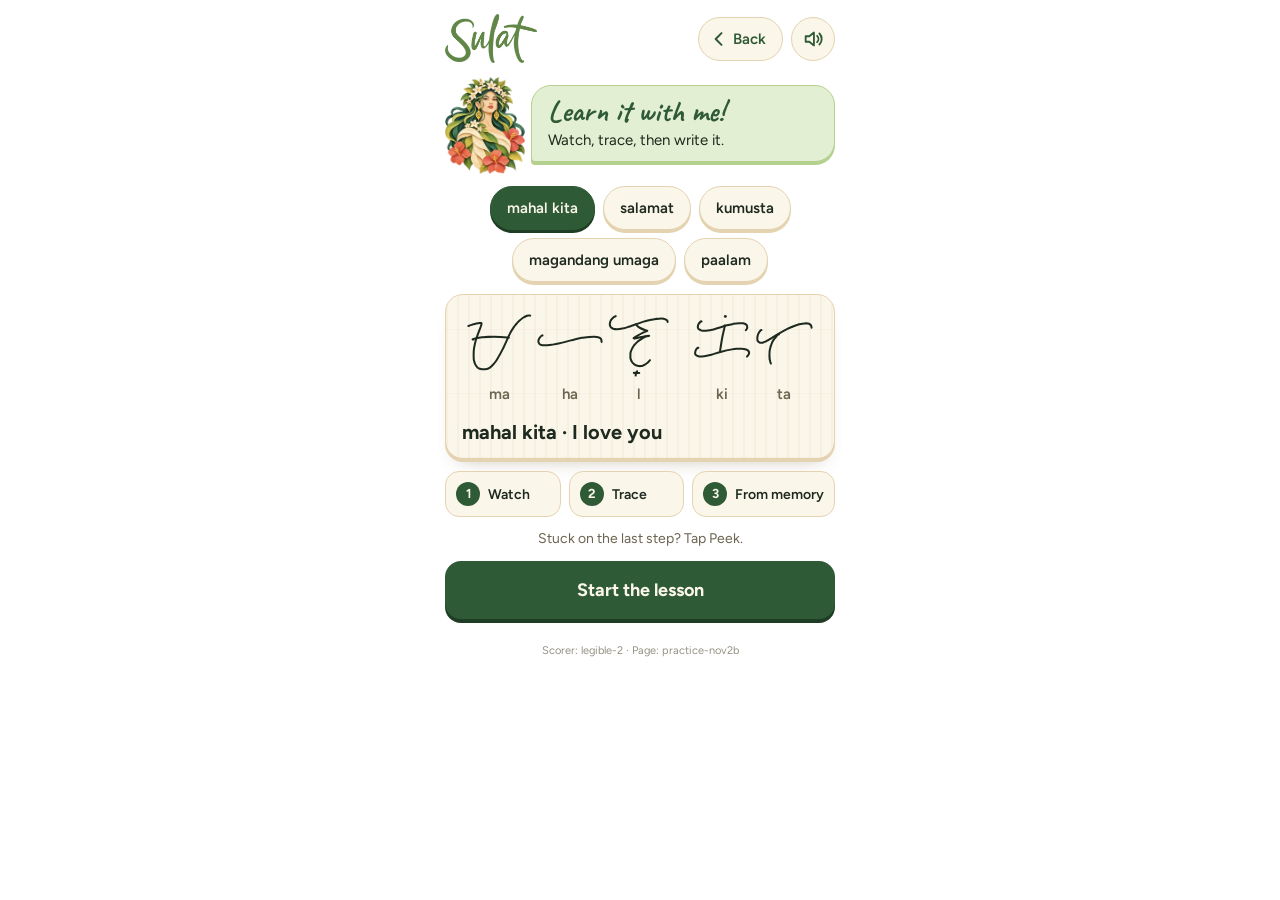
<file: practice.html>
<!doctype html>
<html lang="en">
<head>
<meta charset="utf-8">
<meta name="viewport" content="width=device-width, initial-scale=1, viewport-fit=cover">
<title>Sulat · Practice</title>
<link rel="icon" href="img/favicon.png">
<link rel="apple-touch-icon" href="img/apple-touch-icon.png">
<link rel="stylesheet" href="phone.css">
<style>
  /* Practice: the shared phone look (phone.css) plus the lesson pieces. Drawing, scoring and flow are unchanged. */
  html, body { overscroll-behavior: none; }
  /* Pencil taps and quick marks must never select page text (found in the family study). */
  body { -webkit-user-select: none; user-select: none; -webkit-touch-callout: none; }
  input, #copyStatus { -webkit-user-select: text; user-select: text; }
  [hidden] { display: none !important; }
  .prac section { display: flex; flex-direction: column; gap: 12px; }
  .marina img { width: 80px; }
  .bubble { padding: 10px 16px; }
  .bubble .hi { font-size: 30px; }
  .bubble .hi.good { color: #2A7A3B; }
  .bubble .hi.almost { color: #8A5E0E; }
  .bubble .hi.retry { color: #A8402E; }
  .bubble .say { margin: 5px 0 0; font-size: 15px; line-height: 1.3; text-wrap: balance; min-height: 0; }
  .bubble .say:empty { display: none; }
  .bubble .say2 { margin: 3px 0 0; font-size: 14px; line-height: 1.3; color: var(--quiet); font-style: italic; text-wrap: balance; }
  .bubble .say2:empty { display: none; }
  .barR { display: flex; align-items: center; gap: 8px; }
  .backrow { display: flex; align-items: center; justify-content: space-between; gap: 10px; }
  .backbtn { display: inline-flex; align-items: center; gap: 4px; min-height: 44px; padding: 0 16px 0 10px; box-sizing: border-box; border-radius: 999px; background: var(--cream); border: 1.5px solid var(--tan); color: var(--leaf); font: 600 15px Figtree, sans-serif; text-decoration: none; cursor: pointer; touch-action: manipulation; }
  #where { font-size: 14px; color: var(--muted); white-space: nowrap; }
  /* start */
  #phrases { display: flex; flex-wrap: wrap; justify-content: center; gap: 8px; }
  #phrases button { min-height: 44px; padding: 0 16px; border: 1.5px solid var(--tan); border-radius: 999px; background: var(--cream); color: var(--ink); font: 600 15px Figtree, sans-serif; white-space: nowrap; box-shadow: 0 3px 0 var(--tan); cursor: pointer; touch-action: manipulation; }
  #phrases button[aria-pressed="true"] { background: var(--leaf); border-color: var(--leaf); color: var(--cream); box-shadow: 0 3px 0 var(--leaf-dark); }
  .panel { padding: 14px 16px 12px; background-color: var(--cream); border: 1.5px solid var(--tan); border-radius: 18px; box-shadow: 0 3px 0 var(--tan), 0 12px 20px -14px rgba(91,70,30,0.45); }
  #phraseView svg { display: block; width: 100%; height: auto; max-height: 190px; color: var(--ink); }
  #phraseView .label { fill: var(--muted); font-family: Figtree, system-ui, sans-serif; font-weight: 600; }
  #phraseLine { margin: 8px 0 0; font-size: 20px; font-weight: 700; }
  .steps3 { display: flex; gap: 8px; }
  .steps3 div { flex: 1; display: flex; align-items: center; gap: 8px; padding: 10px; background: var(--cream); border: 1.5px solid var(--tan); border-radius: 14px; font-size: 14px; font-weight: 600; white-space: nowrap; }
  .steps3 span { width: 24px; height: 24px; border-radius: 12px; background: var(--leaf); color: var(--cream); font-size: 13px; font-weight: 700; display: flex; align-items: center; justify-content: center; flex: none; }
  .peekhint { margin: 0; text-align: center; font-size: 14px; color: var(--muted); }
  #introStatus { margin: 0; color: var(--muted); font-size: 14px; }
  #scorerStamp { margin: 0; color: var(--muted); font-size: 11px; text-align: center; opacity: 0.7; }
  .bigbtn { display: flex; align-items: center; justify-content: center; text-align: center; text-decoration: none; min-height: 58px; border-radius: 16px; border: 0; background: var(--leaf); color: var(--cream); font: 700 18px Figtree, sans-serif; box-shadow: 0 4px 0 var(--leaf-dark); cursor: pointer; touch-action: manipulation; }
  .bigbtn:disabled { opacity: 0.5; }
  /* lesson */
  #progress { display: grid; gap: 6px; }
  #progress div { display: flex; flex-direction: column; gap: 4px; align-items: center; min-width: 0; }
  #progress .bar5 { width: 100%; height: 10px; border-radius: 5px; background: #EFE6D2; }
  #progress .done .bar5 { background: var(--leaf); }
  #progress .cur .bar5 { background: repeating-linear-gradient(135deg, #E6B43C 0 6px, #F4D88A 6px 12px); }
  #progress span.t { font-size: 13px; color: var(--muted); max-width: 100%; overflow: hidden; text-overflow: ellipsis; white-space: nowrap; }
  #progress .cur span.t { color: var(--ink); font-weight: 700; }
  .labelrow { display: flex; align-items: flex-start; justify-content: space-between; gap: 10px; }
  #cue { min-width: 0; }
  #cueBig { display: block; font-size: 38px; font-weight: 700; line-height: 1; }
  #cueSmall { display: block; margin-top: 4px; font-size: 13px; line-height: 1.3; color: var(--muted); }
  #cueSmall:empty { display: none; }
  #phaseName { flex: none; font-size: 13px; font-weight: 700; border-radius: 999px; padding: 5px 12px; white-space: nowrap; background: var(--sage); color: var(--leaf); }
  #phaseName { display: inline-flex; align-items: center; gap: 6px; }
  #phaseName svg { display: block; }
  #phaseName.mem { background: #FBEBC0; color: #7A5A0C; }
  #lessonCard[data-phase="tryIntro"] .stagebox { display: none; }
  .stagebox { position: relative; width: 100%; max-width: 360px; margin: 0 auto; aspect-ratio: 1 / 1; background: #FFFFFF; border: 1.5px solid var(--tan); border-radius: 18px; box-shadow: 0 3px 0 var(--tan); overflow: hidden; }
  #show { position: absolute; inset: 0; pointer-events: none; color: var(--ink); }
  #show svg { display: block; width: 100%; height: 100%; }
  #pad { position: absolute; inset: 0; width: 100%; height: 100%; touch-action: none; -webkit-user-select: none; user-select: none; -webkit-touch-callout: none; }
  #actions { display: flex; gap: 8px; }
  #actions button { flex: 1; min-width: 0; min-height: 52px; padding: 0 8px; border-radius: 14px; border: 1.5px solid var(--tan); background: #FFFFFF; color: var(--leaf); font: 600 15px Figtree, sans-serif; white-space: nowrap; box-shadow: 0 3px 0 var(--tan); cursor: pointer; touch-action: manipulation; }
  #actions.stack { flex-wrap: wrap; }
  #actions.stack button { flex: 1 1 0; }
  #actions.stack button.primary { order: -1; flex: 1 0 100%; }
  #actions button.primary { flex: 1.3; background: var(--leaf); border-color: var(--leaf); color: var(--cream); font-weight: 700; font-size: 16px; box-shadow: 0 3px 0 var(--leaf-dark); }
  /* results */
  #tiles { display: flex; gap: 8px; }
  #tiles .tile { flex: 1; min-width: 0; display: flex; flex-direction: column; align-items: center; gap: 6px; padding: 10px 0; background: var(--cream); border: 1.5px solid var(--tan); border-radius: 14px; box-shadow: 0 3px 0 var(--tan); }
  #tiles .tile b { font-size: 20px; }
  #summary { margin: 0; text-align: center; font-size: 14px; color: var(--quiet); }
  .nextcard { display: flex; flex-direction: column; gap: 10px; padding: 16px; background-color: var(--sage); border: 1.5px solid var(--sage-edge); border-radius: 18px; box-shadow: 0 3px 0 var(--sage-edge); }
  .nextcard .t { display: flex; gap: 12px; align-items: center; font-size: 17px; font-weight: 700; line-height: 1.25; color: var(--leaf); }
  .nextcard img { width: 44px; height: auto; display: block; flex: none; }
  details.panel summary { cursor: pointer; font-size: 14px; font-weight: 600; color: var(--quiet); }
  table { width: 100%; border-collapse: collapse; margin: 8px 0 4px; font-size: 14px; }
  th, td { text-align: left; padding: 8px 6px; border-bottom: 1px solid var(--tan); }
  th { color: var(--muted); font-weight: 500; }
  .ok { color: #2A7A3B; }
  .no { color: #8A5E0E; }
  .twin { display: flex; gap: 8px; }
  .twin button { flex: 1; min-height: 46px; border-radius: 14px; border: 1.5px solid var(--tan); background: #FFFFFF; color: var(--leaf); font: 600 15px Figtree, sans-serif; white-space: nowrap; box-shadow: 0 3px 0 var(--tan); cursor: pointer; }
  .linkbtn { min-height: 44px; border: 0; background: transparent; color: var(--leaf); font: 600 14px Figtree, sans-serif; text-decoration: underline; cursor: pointer; }
  #copyStatus { margin: 0; color: var(--muted); font-size: 13px; white-space: pre-wrap; }
</style>
</head>
<body>
<div class="page prac">
  <div class="bar">
    <a href="index.html?view=phone" aria-label="Sulat home"><img src="img/wordmark-green.png" alt="Sulat"></a>
    <div class="barR">
      <button type="button" class="backbtn" id="topBack"><svg width="20" height="20" viewBox="0 0 24 24" fill="none" stroke="currentColor" stroke-width="2.4" stroke-linecap="round" stroke-linejoin="round" aria-hidden="true"><path d="M15 5l-7 7 7 7"></path></svg>Back</button>
      <button type="button" class="iconbtn" id="sound" aria-pressed="false" aria-label="Sound on. Tap to turn off"><svg class="on" width="22" height="22" viewBox="0 0 24 24" fill="none" stroke="currentColor" stroke-width="2" stroke-linecap="round" stroke-linejoin="round" aria-hidden="true"><path d="M4 9h4l5-4v14l-5-4H4z"></path><path d="M16.5 8.5a5 5 0 0 1 0 7"></path><path d="M19 6a8.5 8.5 0 0 1 0 12"></path></svg><svg class="off" width="22" height="22" viewBox="0 0 24 24" fill="none" stroke="currentColor" stroke-width="2" stroke-linecap="round" stroke-linejoin="round" aria-hidden="true"><path d="M4 9h4l5-4v14l-5-4H4z"></path><path d="M17 9l5 6M22 9l-5 6"></path></svg></button>
    </div>
  </div>

  <section id="introCard">
    <div class="marina">
      <img src="img/marina.webp" alt="Marina">
      <div class="bubble">
        <p class="hi">Learn it with me!</p>
        <p class="say" style="white-space: nowrap">Watch, trace, then write it.</p>
      </div>
    </div>
    <div id="phrases"></div>
    <div class="panel bamboo">
      <div id="phraseView"></div>
      <p id="phraseLine"></p>
    </div>
    <div class="steps3"><div><span>1</span>Watch</div><div><span>2</span>Trace</div><div><span>3</span>From memory</div></div>
    <p class="peekhint">Stuck on the last step? Tap Peek.</p>
    <input id="learner" type="hidden" value="">
    <ol id="sylList" hidden></ol>
    <button id="startBtn" type="button" class="bigbtn">Start the lesson</button>
    <p id="introStatus" role="status"></p>
    <p id="scorerStamp"></p>
  </section>

  <section id="lessonCard" hidden>
    <span id="where" hidden></span>
    <div id="progress" aria-label="Lesson progress"></div>
    <div class="labelrow">
      <div id="cue">
        <span id="cueBig"></span>
        <span id="cueSmall"></span>
      </div>
      <span id="phaseName"></span>
    </div>
    <div class="marina">
      <img src="img/marina.webp" alt="Marina">
      <div class="bubble">
        <p class="hi" id="bubbleHead"></p>
        <p class="say" id="feedback" role="status" aria-live="polite"></p>
        <p class="say2" id="tip"></p>
      </div>
    </div>
    <div class="stagebox">
      <canvas id="pad" aria-label="Writing area"></canvas>
      <div id="show"></div>
    </div>
    <div id="actions"></div>
  </section>

  <section id="doneCard" hidden>
    <div class="marina">
      <img src="img/marina.webp" alt="Marina" style="width: 96px">
      <div class="bubble">
        <p class="hi good" id="doneHead" style="font-size: 36px"></p>
        <p class="say" id="doneTitle"></p>
      </div>
    </div>
    <div id="tiles"></div>
    <p id="summary"></p>
    <div class="nextcard bamboo">
      <div class="t"><img src="img/sampaguita.webp" alt=""><span>Now try it with a real pen.</span></div>
      <a class="bigbtn" id="paperBtn" href="paper.html" style="min-height: 56px; font-size: 17px">Write it on paper</a>
    </div>
    <div class="twin">
      <button id="again" type="button">Practice again</button>
      <button id="other" type="button">Another phrase</button>
    </div>
    <details class="panel">
      <summary>Details</summary>
      <table>
        <thead><tr><th>Syllable</th><th>Tracing</th><th>From memory</th></tr></thead>
        <tbody id="results"></tbody>
      </table>
    </details>
    <button id="copy" type="button" class="linkbtn">Copy results</button>
    <p id="copyStatus" role="status"></p>
  </section>
</div>

<script src="sulat-engine.js?v=3"></script>
<script src="sulat-score.js?v=legible-2"></script>
<script>
(function () {
  'use strict';

  var STARTERS = [
    { text: 'mahal kita', en: 'I love you' },
    { text: 'salamat', en: 'thank you' },
    { text: 'kumusta', en: 'how are you' },
    { text: 'magandang umaga', en: 'good morning' },
    { text: 'paalam', en: 'goodbye' }
  ];
  // Built with Muse Code: Tagalog voice clips recorded by my mother.
  // Sound never blocks the lesson: a failed play is silently ignored.
  var AUDIO_PHRASES = { 'mahal kita': 1, salamat: 1, kumusta: 1, 'magandang umaga': 1, paalam: 1 };
  function playAudio(name) {
    try { if (window.localStorage.getItem('sulat.sound') === 'off') { return; } } catch (e) { /* storage unavailable: sound stays on */ }
    try {
      var p = new Audio('audio/' + name + '.mp3').play();
      if (p && p.catch) { p.catch(function () { /* no sound: keep going */ }); }
    } catch (e) { /* audio unsupported: keep going */ }
  }
  function playPhrase(text) {
    var key = String(text || '').toLowerCase().trim().replace(/\s+/g, ' ');
    if (AUDIO_PHRASES[key]) { playAudio(key.replace(/ /g, '-')); }
  }
  var PAGE_VERSION = 'practice-nov2b';
  var SPEED = 0.75;          // a little slower than Show me, for learners
  var INK = 24;              // stroke width in glyph units
  var $ = function (id) { return document.getElementById(id); };
  var params = new URLSearchParams(window.location.search);

  var pack = null;
  var st = { text: params.get('text') || 'mahal kita', tokens: [], idx: 0, phase: 'intro', results: [], learner: '' };
  var cur = null;            // the syllable being taught
  var user = [];             // learner strokes, in glyph units
  var drawing = null;        // stroke in progress
  var checked = false;       // drawing is locked after Check until Try again
  var ctrl = null;           // Show me animation controller
  var lastPenAt = -99999;    // when the Pencil last touched, so a resting palm can be ignored

  var pad = $('pad');
  var ctx = pad.getContext('2d');
  var size = 0, dpr = 1;
  var map = { k: 1, ox: 0, oy: 0 };

  function englishFor(text) {
    var t = Sulat.normalize(text);
    for (var i = 0; i < STARTERS.length; i++) { if (STARTERS[i].text === t) { return STARTERS[i].en; } }
    return '';
  }

  /* ---------- geometry ---------- */

  // Smooth the stored anchor points the same way the drawing path does.
  function dense(points) {
    if (points.length === 1) { return [{ x: points[0][0], y: points[0][1] }]; }
    var out = [];
    for (var i = 0; i < points.length - 1; i++) {
      var p0 = points[i - 1] || points[i], p1 = points[i], p2 = points[i + 1], p3 = points[i + 2] || points[i + 1];
      var c1 = [p1[0] + (p2[0] - p0[0]) / 6, p1[1] + (p2[1] - p0[1]) / 6];
      var c2 = [p2[0] - (p3[0] - p1[0]) / 6, p2[1] - (p3[1] - p1[1]) / 6];
      for (var k = 0; k < 10; k++) {
        var t = k / 10, a = (1 - t) * (1 - t) * (1 - t), b = 3 * (1 - t) * (1 - t) * t, c = 3 * (1 - t) * t * t, d = t * t * t;
        out.push({ x: a * p1[0] + b * c1[0] + c * c2[0] + d * p2[0], y: a * p1[1] + b * c1[1] + c * c2[1] + d * p2[1] });
      }
    }
    var last = points[points.length - 1];
    out.push({ x: last[0], y: last[1] });
    return out;
  }

  function buildSyllable(tok) {
    var lay = Sulat.layout(pack, [{ text: tok.text, tokens: [tok] }], { pad: 110 });
    var it = lay.items[0];
    var strokes = [];
    function add(s, dx, dy) {
      strokes.push({
        path: s.path, dx: dx, dy: dy, dot: s.kind === 'dot',
        pts: dense(s.points).map(function (p) { return { x: p.x + dx, y: p.y + dy }; })
      });
    }
    pack.glyphs[it.base].strokes.forEach(function (s) { add(s, it.dx, it.dy); });
    var opts = { markStrokes: 0, markSide: null, markKind: 'dot' };
    if (it.mark) {
      var mg = pack.glyphs[it.mark.id];
      mg.strokes.forEach(function (s) { add(s, it.mark.dx, it.mark.dy); });
      opts.markStrokes = mg.strokes.length;
      opts.markSide = it.mark.id === 'mark-i' ? 'above' : 'below';
      opts.markKind = it.mark.id === 'mark-virama' ? 'cross' : 'dot';
    }
    return { tok: tok, lay: lay, strokes: strokes, opts: opts };
  }

  // The other letters, drawn with the same vowel mark, so the scorer can tell whether a from-memory
  // attempt is clearly closer to a different letter. Built once per syllable.
  function alternativesFor(c) {
    if (c.alts) { return c.alts; }
    var out = [];
    Object.keys(pack.glyphs).forEach(function (gid) {
      if (gid.indexOf('mark') === 0 || gid === c.tok.base) { return; }
      try {
        var b = buildSyllable({ text: c.tok.text, base: gid, mark: c.tok.mark });
        out.push({ strokes: b.strokes });
      } catch (e) { /* skip a glyph that cannot be laid out */ }
    });
    c.alts = out;
    return out;
  }

  function resize() {
    var r = pad.getBoundingClientRect();
    if (!r.width) { return; }
    dpr = window.devicePixelRatio || 1;
    size = r.width;
    pad.width = Math.round(size * dpr);
    pad.height = Math.round(size * dpr);
    computeMap();
    redraw();
  }

  function computeMap() {
    if (!cur || !size) { return; }
    var vb = cur.lay.viewBox;
    var k = Math.min(size / vb[2], size / vb[3]);
    map = { k: k, ox: (size - vb[2] * k) / 2 - vb[0] * k, oy: (size - vb[3] * k) / 2 - vb[1] * k };
  }

  function toGlyph(e) {
    var r = pad.getBoundingClientRect();
    var X = (e.clientX - r.left) * (size / r.width);
    var Y = (e.clientY - r.top) * (size / r.height);
    return { x: (X - map.ox) / map.k, y: (Y - map.oy) / map.k };
  }

  /* ---------- drawing ---------- */

  function withGlyphSpace(fn) {
    ctx.save();
    ctx.setTransform(dpr * map.k, 0, 0, dpr * map.k, dpr * map.ox, dpr * map.oy);
    fn();
    ctx.restore();
  }

  function drawRef(color, tf) {
    // tf maps the reference into the learner's own position and size (for the ghost reveal).
    var sc = 1, tx = 0, ty = 0;
    if (tf) { sc = 1 / tf.s; tx = tf.ux - tf.rx / tf.s; ty = tf.uy - tf.ry / tf.s; }
    ctx.save();
    ctx.setTransform(dpr * map.k * sc, 0, 0, dpr * map.k * sc, dpr * (map.ox + map.k * tx), dpr * (map.oy + map.k * ty));
    ctx.strokeStyle = color;
    ctx.lineCap = 'round';
    ctx.lineJoin = 'round';
    cur.strokes.forEach(function (s) {
      ctx.save();
      ctx.translate(s.dx, s.dy);
      ctx.lineWidth = (s.dot ? 34 : INK) * (tf ? tf.s : 1);
      ctx.stroke(new Path2D(s.path));
      ctx.restore();
    });
    ctx.restore();
  }

  function pointAlong(pts, d) {
    var acc = 0;
    for (var i = 1; i < pts.length; i++) {
      var seg = Math.hypot(pts[i].x - pts[i - 1].x, pts[i].y - pts[i - 1].y);
      if (acc + seg >= d) {
        var t = (d - acc) / seg;
        return { x: pts[i - 1].x + t * (pts[i].x - pts[i - 1].x), y: pts[i - 1].y + t * (pts[i].y - pts[i - 1].y) };
      }
      acc += seg;
    }
    return pts[pts.length - 1];
  }

  function drawMarkers() {
    withGlyphSpace(function () {
      var placed = [];
      cur.strokes.forEach(function (s, i) {
        var p = s.pts[0];
        if (!s.dot && s.pts.length > 3) {
          // a short arrow showing which way the stroke starts
          var q = pointAlong(s.pts, 80);
          var ang = Math.atan2(q.y - p.y, q.x - p.x);
          ctx.strokeStyle = 'rgba(47,90,54,0.95)';
          ctx.lineWidth = 7;
          ctx.lineCap = 'round';
          ctx.beginPath();
          ctx.moveTo(p.x, p.y); ctx.lineTo(q.x, q.y);
          ctx.moveTo(q.x, q.y); ctx.lineTo(q.x - 24 * Math.cos(ang - 0.5), q.y - 24 * Math.sin(ang - 0.5));
          ctx.moveTo(q.x, q.y); ctx.lineTo(q.x - 24 * Math.cos(ang + 0.5), q.y - 24 * Math.sin(ang + 0.5));
          ctx.stroke();
        }
        var mx = p.x - 38, my = p.y - 38;
        for (var tries = 0; tries < 6; tries++) {
          var clash = placed.some(function (o) { return Math.abs(o.x - mx) < 44 && Math.abs(o.y - my) < 44; });
          if (!clash) { break; }
          mx -= 44;
        }
        placed.push({ x: mx, y: my });
        ctx.fillStyle = 'rgba(47,90,54,0.96)';
        ctx.beginPath(); ctx.arc(mx, my, 21, 0, Math.PI * 2); ctx.fill();
        ctx.fillStyle = '#fff';
        ctx.font = 'bold 24px -apple-system, Helvetica, Arial, sans-serif';
        ctx.textAlign = 'center';
        ctx.textBaseline = 'middle';
        ctx.fillText(String(i + 1), mx, my + 1);
      });
    });
  }

  function drawStroke(pts) {
    if (pts.length === 1) {
      ctx.beginPath(); ctx.arc(pts[0].x, pts[0].y, 17, 0, Math.PI * 2); ctx.fill();
      return;
    }
    ctx.beginPath();
    ctx.moveTo(pts[0].x, pts[0].y);
    for (var i = 1; i < pts.length; i++) { ctx.lineTo(pts[i].x, pts[i].y); }
    ctx.stroke();
  }

  function drawUser() {
    withGlyphSpace(function () {
      ctx.strokeStyle = '#1E2A1F';
      ctx.fillStyle = '#1E2A1F';
      ctx.lineWidth = INK;
      ctx.lineCap = 'round';
      ctx.lineJoin = 'round';
      user.forEach(function (s) { drawStroke(s.pts); });
      if (drawing) { drawStroke(drawing.pts); }
    });
  }

  var ghost = null;
  var peeking = false, peekTimer = null;
  function redraw() {
    ctx.setTransform(dpr, 0, 0, dpr, 0, 0);
    ctx.clearRect(0, 0, size, size);
    if (!cur) { return; }
    if (st.phase === 'trace') { drawRef('#CBD5BE'); drawMarkers(); }
    if (peeking && st.phase === 'try') { drawRef('#CBD5BE'); }
    drawUser();
    if (ghost) { drawRef('rgba(47,90,54,0.34)', ghost); }
  }

  /* ---------- pointer input ---------- */

  function canDraw() { return (st.phase === 'trace' || st.phase === 'try') && !checked; }

  pad.addEventListener('pointerdown', function (e) {
    if (!canDraw()) { return; }
    var now = performance.now();
    if (e.pointerType === 'pen') { lastPenAt = now; }
    if (drawing) {
      // A resting palm can start a stroke before the Pencil lands. The Pencil wins.
      if (e.pointerType === 'pen' && drawing.type === 'touch') { drawing = null; }
      // A quick second Pencil mark (like the two lines of a cross) can arrive before the first one ends.
      // A Pencil can only be in one place, so end the first mark and keep both.
      else if (e.pointerType === 'pen' && drawing.type === 'pen' && e.pointerId !== drawing.pid) { finish(); }
      else { return; }
    }
    // Ignore touches only while the Pencil is in use, so a finger works again a moment later.
    if (e.pointerType === 'touch' && now - lastPenAt < 1200) { return; }
    if (e.pointerType === 'mouse' && e.button > 0) { return; }
    e.preventDefault();
    try { pad.setPointerCapture(e.pointerId); } catch (err) { /* not fatal */ }
    drawing = { pid: e.pointerId, type: e.pointerType, pts: [toGlyph(e)] };
    redraw();
  });

  pad.addEventListener('pointermove', function (e) {
    if (!drawing || e.pointerId !== drawing.pid) { return; }
    e.preventDefault();
    if (e.pointerType === 'pen') { lastPenAt = performance.now(); }
    var evs = e.getCoalescedEvents ? e.getCoalescedEvents() : [e];
    if (!evs.length) { evs = [e]; }
    for (var i = 0; i < evs.length; i++) {
      var p = toGlyph(evs[i]);
      var last = drawing.pts[drawing.pts.length - 1];
      if (Math.hypot(p.x - last.x, p.y - last.y) < 2) { continue; }
      drawing.pts.push(p);
    }
    redraw();
  });

  function finish(e) {
    if (!drawing || (e && e.pointerId !== drawing.pid)) { return; }
    user.push({ pts: drawing.pts });
    drawing = null;
    redraw();
  }
  pad.addEventListener('pointerup', finish);
  pad.addEventListener('pointercancel', finish);
  pad.addEventListener('lostpointercapture', finish);
  window.addEventListener('pointerup', finish);
  pad.addEventListener('contextmenu', function (e) { e.preventDefault(); });

  /* ---------- lesson flow ---------- */

  function setActions(list) {
    var host = $('actions');
    host.innerHTML = '';
    list.forEach(function (b) {
      var el = document.createElement('button');
      el.type = 'button';
      el.textContent = b.label;
      if (b.primary) { el.className = 'primary'; }
      el.addEventListener('click', b.fn);
      host.appendChild(el);
    });
    host.className = (list.length === 3 && list.some(function (b) { return b.label.length > 12; })) ? 'stack' : '';
  }

  var RETRY_ISSUES = { lookalike: 1, count: 1, missing: 1, shape: 1 };
  function say(text, kind, tip, issue) {
    var f = $('feedback');
    f.textContent = text || '';
    $('tip').textContent = tip || '';
    var h = $('bubbleHead'), word, cls = '';
    if (kind === 'good') { word = 'Magaling!'; cls = 'good'; }
    else if (kind === 'bad') {
      if (issue === 'empty') { word = 'Draw it first!'; cls = 'almost'; }
      else if (RETRY_ISSUES[issue]) { word = 'Try again'; cls = 'retry'; }
      else { word = 'Almost!'; cls = 'almost'; }
    }
    else if (st.phase === 'show') { word = 'Watch me write it!'; }
    else if (st.phase === 'trace') { word = 'Trace over the guide!'; }
    else if (st.phase === 'tryIntro') { word = 'Now without the guide!'; }
    else { word = 'Now you write it!'; }
    h.textContent = word;
    h.className = 'hi ' + cls;
  }

  // The five-segment progress bar replaces "Syllable n of N".
  function renderProgress() {
    var host = $('progress');
    var n = st.tokens.length;
    host.style.gridTemplateColumns = 'repeat(' + n + ', minmax(0, 1fr))';
    host.innerHTML = '';
    st.tokens.forEach(function (t, k) {
      var r = st.results[k] || {};
      var done, cur;
      if (st.phase === 'tryIntro') { done = false; cur = false; }
      else {
        var passed = st.phase === 'try' ? r.tryPassed : r.tracePassed;
        done = !!passed || k < st.idx;
        cur = !done && k === st.idx;
      }
      var cell = document.createElement('div');
      cell.className = done ? 'done' : (cur ? 'cur' : '');
      cell.innerHTML = '<span class="bar5"></span><span class="t"></span>';
      cell.lastChild.textContent = t.text;
      host.appendChild(cell);
    });
  }

  var PHASE_ICON = {
    Trace: '<svg width="18" height="18" viewBox="0 0 24 24" fill="none" stroke="currentColor" stroke-width="2" stroke-linecap="round" stroke-linejoin="round" aria-hidden="true"><path d="M22 14a8 8 0 0 1-8 8"></path><path d="M18 11v-1a2 2 0 0 0-2-2a2 2 0 0 0-2 2"></path><path d="M14 10V9a2 2 0 0 0-2-2a2 2 0 0 0-2 2v1"></path><path d="M10 9.5V4a2 2 0 0 0-2-2a2 2 0 0 0-2 2v10"></path><path d="M18 11a2 2 0 1 1 4 0v3a8 8 0 0 1-8 8h-2c-2.8 0-4.5-.86-5.99-2.34l-3.6-3.6a2 2 0 0 1 2.83-2.82L7 15"></path></svg>',
    Watch: '<svg width="18" height="18" viewBox="0 0 24 24" fill="none" stroke="currentColor" stroke-width="2" stroke-linecap="round" stroke-linejoin="round" aria-hidden="true"><path d="M2 12s3.6-6.5 10-6.5S22 12 22 12s-3.6 6.5-10 6.5S2 12 2 12z"></path><circle cx="12" cy="12" r="3"></circle></svg>'
  };
  function setPhase(name) {
    var el = $('phaseName');
    el.innerHTML = (PHASE_ICON[name] || '') + '<span></span>';
    el.lastChild.textContent = name;
    el.className = name === 'From memory' ? 'mem' : '';
  }
  function header(phaseName) {
    $('where').textContent = st.text;
    setPhase(phaseName);
    $('lessonCard').setAttribute('data-phase', st.phase);
    renderProgress();
  }

  function showSvg(on) { $('show').hidden = !on; }

  function goShow() {
    st.phase = 'show';
    cur = buildSyllable(st.tokens[st.idx]);
    computeMap();
    user = []; drawing = null; checked = false; ghost = null;
    header('Watch');
    $('cueBig').textContent = cur.tok.text;
    $('cueSmall').textContent = Sulat.describe(cur.tok).replace(/^[^:]*:\s*/, '');
    showSvg(true);
    redraw();
    ctrl = Sulat.render($('show'), pack, cur.lay, { ink: INK, dotInk: 34, ariaLabel: cur.tok.text + ' in Baybayin' });
    ctrl.play({ speed: SPEED });
    say('Watch the order of the strokes.');
    setActions([
      { label: 'Replay', fn: function () { ctrl.play({ speed: SPEED }); } },
      { label: 'Trace it →', primary: true, fn: goTrace }
    ]);
  }

  function goTrace() {
    if (ctrl) { ctrl.stop(); }
    st.phase = 'trace';
    user = []; drawing = null; checked = false; ghost = null;
    header('Trace');
    showSvg(false);
    redraw();
    say('Follow the numbers and arrows.');
    drawActions();
  }

  // Undo, Clear, Peek (from memory only), Check. Undo and Peek were asked for in the family study.
  function drawActions() {
    var list = [{ label: 'Undo', fn: undo }, { label: 'Clear', fn: clearInk }];
    if (st.phase === 'try') { list.push({ label: 'Peek', fn: peek }); }
    list.push({ label: 'Check', primary: true, fn: check });
    setActions(list);
  }

  function undo() {
    if (checked || !user.length) { return; }
    user.pop();
    redraw();
  }

  function stopPeek() {
    clearTimeout(peekTimer);
    if (peeking) { peeking = false; $('tip').textContent = ''; }
  }

  // A short look at the letter, logged as a peek rather than a failed try.
  function peek() {
    if (checked || st.phase !== 'try') { return; }
    var r = st.results[st.idx];
    r.peeks = (r.peeks || 0) + 1;
    r.log.push({ phase: 'try', peek: true, at: Date.now() });
    peeking = true;
    redraw();
    $('tip').textContent = 'Have a quick look. It fades in a moment.';
    clearTimeout(peekTimer);
    peekTimer = setTimeout(function () { stopPeek(); redraw(); }, 2000);
  }

  function skip() {
    var r = st.results[st.idx];
    if (r) { r.log.push({ phase: st.phase, skip: true, at: Date.now() }); }
    next();
  }

  function clearInk() {
    user = []; drawing = null; checked = false; ghost = null;
    stopPeek();
    redraw();
    say(st.phase === 'try' ? 'Write “' + cur.tok.text + '” from memory.' : 'Follow the numbers and arrows.');
    drawActions();
  }

  function alignedGhost() {
    if (!user.length) { return null; }
    var R = SulatScore.bbox(cur.strokes), U = SulatScore.bbox(user);
    return { s: R.size / U.size, ux: U.cx, uy: U.cy, rx: R.cx, ry: R.cy };
  }

  function check() {
    if (drawing) { finish(); }
    stopPeek();
    var memory = st.phase === 'try';
    var opts = { mode: memory ? 'memory' : 'trace' };
    Object.keys(cur.opts).forEach(function (k) { opts[k] = cur.opts[k]; });
    if (memory) { opts.alternatives = alternativesFor(cur); }
    var res = SulatScore.score(cur.strokes, user, opts);
    if (res.issue === 'empty') { say(res.message, 'bad', '', 'empty'); return; }
    checked = true;
    var r = st.results[st.idx];
    if (memory) {
      r.tryAttempts += 1;
      // A first try only counts as from memory if the learner did not peek before it.
      if (r.tryFirst === null) {
        r.tryFirst = res.pass && !r.peeks;
        if (r.tryFirst) { playAudio('magaling'); }
      }
      if (res.pass) { r.tryPassed = true; }
      ghost = res.transform || alignedGhost();   // reveal the correct glyph over their attempt
    } else {
      r.traceAttempts += 1;
      if (res.pass) { r.tracePassed = true; }
    }
    r.log.push({ phase: st.phase, pass: res.pass, issue: res.issue, at: Date.now() });
    redraw();
    renderProgress();
    say(res.message, res.pass ? 'good' : 'bad', res.pass ? (res.tip || '') : (memory ? 'The green shows how it’s written.' : ''), res.issue);
    var last = st.idx === st.tokens.length - 1;
    if (res.pass) {
      setActions(memory
        ? [{ label: last ? 'See results →' : 'Next →', primary: true, fn: next }]
        : [{ label: 'Trace again', fn: goTrace }, { label: last ? 'Now from memory →' : 'Next →', primary: true, fn: next }]);
    } else {
      setActions(memory
        ? [{ label: 'Try again', primary: true, fn: clearInk }, { label: last ? 'See results →' : 'Skip →', fn: skip }]
        : [{ label: 'Show me again', fn: goShow }, { label: 'Try again', primary: true, fn: clearInk }, { label: last ? 'Now from memory →' : 'Skip →', fn: skip }]);
    }
  }

  function next() {
    st.idx += 1;
    if (st.phase === 'trace' || st.phase === 'show') {
      if (st.idx < st.tokens.length) { goShow(); } else { goTryIntro(); }
    } else if (st.idx < st.tokens.length) { goTry(); } else { goDone(); }
  }

  function goTryIntro() {
    st.phase = 'tryIntro';
    cur = null; user = []; ghost = null; checked = false;
    showSvg(false);
    redraw();
    $('where').textContent = st.text;
    setPhase('From memory');
    $('lessonCard').setAttribute('data-phase', 'tryIntro');
    renderProgress();
    $('cueBig').textContent = 'From memory';
    $('cueSmall').textContent = '';
    say('No guide this time. Stuck? Tap Peek for a quick look.');
    setActions([{ label: 'Begin', primary: true, fn: function () { st.idx = 0; goTry(); } }]);
  }

  function goTry() {
    st.phase = 'try';
    cur = buildSyllable(st.tokens[st.idx]);
    computeMap();
    user = []; drawing = null; checked = false; ghost = null;
    stopPeek();
    header('From memory');
    $('cueBig').textContent = cur.tok.text;
    $('cueSmall').textContent = '';
    showSvg(false);
    redraw();
    say('Write “' + cur.tok.text + '” from memory.');
    drawActions();
    resize();
  }

  function firstTryCount() {
    return st.results.filter(function (r) { return r.tryFirst === true; }).length;
  }

  function plural(n, one, many) { return n + ' ' + (n === 1 ? one : many); }

  function traceLabel(r) {
    return (r.tracePassed ? '' : 'skipped after ') + plural(r.traceAttempts, 'try', 'tries');
  }

  function memLabel(r) {
    var s;
    if (r.tryFirst) { s = 'first try'; }
    else if (r.tryPassed && r.tryAttempts === 1) { s = 'first try, after a peek'; }
    else if (r.tryPassed) { s = 'after ' + plural(r.tryAttempts, 'try', 'tries'); }
    else { s = 'not yet (' + plural(r.tryAttempts, 'try', 'tries') + ')'; }
    if (r.peeks && !(r.tryPassed && r.tryAttempts === 1)) { s += ', ' + plural(r.peeks, 'peek', 'peeks'); }
    return s;
  }

  // Why each attempt failed, so a session can be checked for unfair fails afterwards.
  function reasons(r, phase) {
    var c = {}, order = [];
    r.log.forEach(function (e) {
      if (e.phase === phase && e.pass === false && e.issue) {
        if (!c[e.issue]) { c[e.issue] = 0; order.push(e.issue); }
        c[e.issue] += 1;
      }
    });
    return order.length ? ' [missed: ' + order.map(function (k) { return k + (c[k] > 1 ? ' x' + c[k] : ''); }).join(', ') + ']' : '';
  }

  function resultsText() {
    var n = st.results.length;
    var peeks = st.results.reduce(function (a, r) { return a + (r.peeks || 0); }, 0);
    var lines = ['Sulat practice: ' + st.text + (st.learner ? ' (learner: ' + st.learner + ')' : '') + ', ' + new Date().toLocaleString()];
    lines.push('Scorer ' + (SulatScore.version || '?') + ', page ' + PAGE_VERSION);
    lines.push('From memory, right on the first try (no peek): ' + firstTryCount() + ' of ' + n + '. Peeks used: ' + peeks);
    st.results.forEach(function (r) {
      lines.push('- ' + r.text + ': ' + (r.tracePassed ? 'traced in ' : 'trace ') + traceLabel(r) + reasons(r, 'trace') +
        '; from memory ' + (r.tryPassed || r.tryFirst ? 'right ' : '') + memLabel(r) + reasons(r, 'try'));
    });
    return lines.join('\n');
  }

  function goDone() {
    st.phase = 'done';
    $('lessonCard').hidden = true;
    $('doneCard').hidden = false;
    var n = st.results.length, first = firstTryCount();
    var all = st.results.every(function (r) { return r.tryPassed; });
    $('doneHead').textContent = all ? 'Magaling!' : 'Nice work!';
    $('paperBtn').href = 'paper.html?text=' + encodeURIComponent(st.text);
    $('doneTitle').textContent = all ? 'You wrote “' + st.text + '” from memory!' : 'Lesson complete';
    var got = st.results.filter(function (r) { return r.tryPassed; }).length;
    $('summary').textContent = 'First try from memory: ' + first + ' of ' + n + ' · got there in the end: ' + got + ' of ' + n;
    var tiles = $('tiles');
    tiles.innerHTML = '';
    var ICON = {
      first: '<svg width="22" height="22" viewBox="0 0 24 24" fill="none" stroke="#2A7A3B" stroke-width="2.6" stroke-linecap="round" stroke-linejoin="round" role="img" aria-label="first try"><path d="M5 12.5l4.5 4.5L19 7.5"></path></svg>',
      later: '<svg width="22" height="22" viewBox="0 0 24 24" fill="none" stroke="#C0892A" stroke-width="2" stroke-linecap="round" stroke-linejoin="round" role="img" aria-label="got there after a peek or retry"><path d="M2 12s3.6-6.5 10-6.5S22 12 22 12s-3.6 6.5-10 6.5S2 12 2 12z"></path><circle cx="12" cy="12" r="3"></circle></svg>',
      not: '<svg width="22" height="22" viewBox="0 0 24 24" fill="none" stroke="#6B6450" stroke-width="2.4" stroke-linecap="round" role="img" aria-label="not yet"><path d="M6 12h12"></path></svg>'
    };
    st.results.forEach(function (r) {
      var tile = document.createElement('div');
      tile.className = 'tile';
      var b = document.createElement('b');
      b.textContent = r.text;
      tile.appendChild(b);
      tile.insertAdjacentHTML('beforeend', r.tryFirst ? ICON.first : (r.tryPassed ? ICON.later : ICON.not));
      tiles.appendChild(tile);
    });
    var body = $('results');
    body.innerHTML = '';
    st.results.forEach(function (r) {
      var tr = document.createElement('tr');
      var mem = '<span class="' + (r.tryPassed ? 'ok' : 'no') + '">' + memLabel(r) + '</span>';
      tr.innerHTML = '<td>' + r.text + '</td><td>' + traceLabel(r) + '</td><td>' + mem + '</td>';
      body.appendChild(tr);
    });
    try {
      var key = 'sulat.practice.sessions';
      var all2 = JSON.parse(localStorage.getItem(key) || '[]');
      all2.push({ text: st.text, learner: st.learner, at: new Date().toISOString(), results: st.results });
      localStorage.setItem(key, JSON.stringify(all2));
    } catch (e) { /* storage unavailable: the copy button still works */ }
  }

  function showIntro() {
    if (ctrl) { ctrl.stop(); }
    $('lessonCard').hidden = true;
    $('doneCard').hidden = true;
    $('introCard').hidden = false;
    st.phase = 'intro';
    renderIntro();
  }
  function goBack() {
    if (st.phase === 'show' || st.phase === 'trace') {
      if (st.idx > 0) { st.idx -= 1; goShow(); } else { showIntro(); }
    } else if (st.phase === 'tryIntro') {
      st.idx = st.tokens.length - 1; goShow();
    } else if (st.phase === 'try') {
      if (st.idx > 0) { st.idx -= 1; goTry(); } else { goTryIntro(); }
    } else if (st.phase === 'done') {
      $('doneCard').hidden = true;
      $('lessonCard').hidden = false;
      st.idx = st.tokens.length - 1;
      resize();
      goTry();
      resize();
    }
  }

  function startLesson() {
    st.learner = $('learner').value.trim();
    st.idx = 0;
    st.results = st.tokens.map(function (t) {
      return { text: t.text, traceAttempts: 0, tracePassed: false, tryAttempts: 0, tryFirst: null, tryPassed: false, peeks: 0, log: [] };
    });
    $('introCard').hidden = true;
    $('doneCard').hidden = true;
    $('lessonCard').hidden = false;
    resize();
    playPhrase(st.text);
    goShow();
    resize();
  }

  /* ---------- intro ---------- */

  function renderIntro() {
    var words = Sulat.syllabify(st.text);
    st.tokens = [];
    words.forEach(function (w) { w.tokens.forEach(function (t) { st.tokens.push(t); }); });
    var lay = Sulat.layout(pack, words);
    var c = Sulat.render($('phraseView'), pack, lay, { labels: true, labelSize: Math.max(70, 15 * lay.viewBox[2] / ($('phraseView').clientWidth || 318)), ariaLabel: st.text + ' in Baybayin' });
    c.play({ speed: 1 });
    var en = englishFor(st.text);
    $('phraseLine').textContent = st.text + (en ? ' · ' + en : '');
    var list = $('sylList');
    list.innerHTML = '';
    st.tokens.forEach(function (t) {
      var li = document.createElement('li');
      li.textContent = Sulat.describe(t);
      list.appendChild(li);
    });
    var missing = lay.missing.length ? 'Missing from the stroke pack: ' + lay.missing.join(', ') : '';
    $('introStatus').textContent = missing;
    $('startBtn').disabled = !st.tokens.length || !!missing;
    var chips = $('phrases').children;
    for (var i = 0; i < chips.length; i++) {
      chips[i].setAttribute('aria-pressed', chips[i].dataset.text === Sulat.normalize(st.text) ? 'true' : 'false');
    }
  }

  STARTERS.forEach(function (s) {
    var b = document.createElement('button');
    b.type = 'button';
    b.textContent = s.text;
    b.dataset.text = s.text;
    b.addEventListener('click', function () { st.text = s.text; renderIntro(); });
    $('phrases').appendChild(b);
  });

  $('startBtn').addEventListener('click', startLesson);
  $('topBack').addEventListener('click', function () {
    if (st.phase === 'intro') { window.location.href = 'index.html?view=phone'; } else { goBack(); }
  });
  $('again').addEventListener('click', startLesson);
  $('other').addEventListener('click', showIntro);
  $('copy').addEventListener('click', function () {
    var text = resultsText();
    function done(ok) { $('copyStatus').textContent = ok ? 'Copied. Paste it into your notes.' : 'Copy failed. Here it is:\n' + text; }
    if (navigator.clipboard && navigator.clipboard.writeText) {
      navigator.clipboard.writeText(text).then(function () { done(true); }, function () { done(false); });
    } else { done(false); }
  });

  window.addEventListener('resize', resize);
  if ('ResizeObserver' in window) { new ResizeObserver(function () { resize(); }).observe(pad); }

  // For automated tests and debugging only.
  window.SulatPractice = {
    state: st,
    current: function () { return cur; },
    toClient: function (p) {
      var r = pad.getBoundingClientRect();
      return { x: r.left + (p.x * map.k + map.ox) * (r.width / size), y: r.top + (p.y * map.k + map.oy) * (r.height / size) };
    },
    resultsText: resultsText,
    strokeCount: function () { return user.length; },
    isPeeking: function () { return peeking; }
  };

  $('scorerStamp').textContent = 'Scorer: ' + (SulatScore.version || 'OLD version, upload sulat-score.js again') + ' · Page: ' + PAGE_VERSION;

  Sulat.loadPack('packs/baybayin.json').then(function (p) {
    pack = p;
    renderIntro();
  }).catch(function (err) {
    $('introStatus').textContent = 'Couldn’t load the stroke pack. Open this page from your Sulat site. (' + err.message + ')';
    $('startBtn').disabled = true;
  });
})();
</script>
<script>
(function () {
  'use strict';
  var btn = document.getElementById('sound');
  function off() { try { return window.localStorage.getItem('sulat.sound') === 'off'; } catch (e) { return false; } }
  function paint() { var o = off(); btn.setAttribute('aria-pressed', o ? 'true' : 'false'); btn.setAttribute('aria-label', o ? 'Sound off. Tap to turn on' : 'Sound on. Tap to turn off'); }
  btn.addEventListener('click', function () { try { window.localStorage.setItem('sulat.sound', off() ? 'on' : 'off'); } catch (e) { /* private mode */ } paint(); });
  paint();
})();
</script>
</body>
</html>
</file>
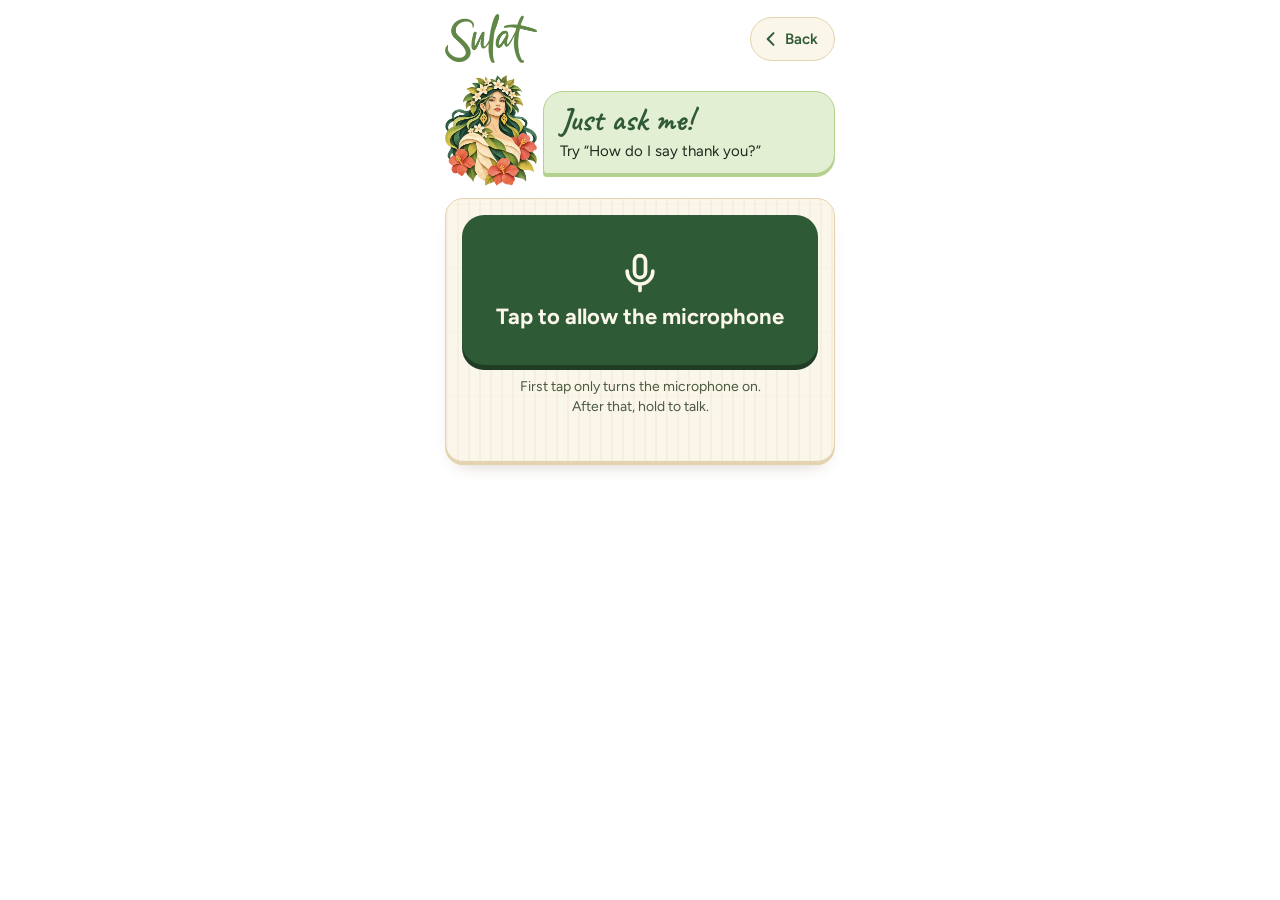
<file: talk.html>
<!-- Built with Muse Code. -->
<!doctype html>
<html lang="en">
<head>
<meta charset="utf-8">
<meta name="viewport" content="width=device-width, initial-scale=1, viewport-fit=cover">
<title>Sulat · Talk</title>
<link rel="icon" href="img/favicon.png">
<link rel="apple-touch-icon" href="img/apple-touch-icon.png">
<link rel="stylesheet" href="phone.css">
<style>
  /* Talk: ask Marina out loud. Look only; the recording, voice and lesson code below is unchanged. */
  [hidden] { display: none !important; }
  html, body { overscroll-behavior: none; }
  .talkpage { gap: 12px; }
  .barR { display: flex; align-items: center; gap: 8px; }
  .backbtn { display: inline-flex; align-items: center; gap: 4px; min-height: 44px; padding: 0 16px 0 10px; border-radius: 999px; background: var(--cream); border: 1.5px solid var(--tan); color: var(--leaf); font: 600 15px Figtree, sans-serif; cursor: pointer; touch-action: manipulation; }
  .marina img { width: 92px; }
  .bubble .hi { font-size: 32px; }
  .bubble .say { white-space: nowrap; font-size: 15px; margin-top: 6px; }
  .panel { padding: 16px; background-color: var(--cream); border: 1.5px solid var(--tan); border-radius: 18px; box-shadow: 0 3px 0 var(--tan), 0 12px 20px -14px rgba(91,70,30,0.45); }
  #talk {
    display: flex; flex-direction: column; align-items: center; justify-content: center; gap: 8px;
    width: 100%; min-height: 150px; padding: 0 12px;
    font: 700 22px Figtree, sans-serif; text-align: center;
    border-radius: 22px; border: 0; background: var(--leaf); color: var(--cream);
    box-shadow: 0 5px 0 var(--leaf-dark);
    cursor: pointer; touch-action: none; -webkit-user-select: none; user-select: none; -webkit-touch-callout: none;
    transition: transform 0.08s, box-shadow 0.08s;
  }
  #talk::before { content: ""; width: 44px; height: 44px; background: url("data:image/svg+xml,%3Csvg xmlns='http://www.w3.org/2000/svg' width='36' height='36' viewBox='0 0 24 24' fill='none' stroke='%23FBF6EA' stroke-width='2' stroke-linecap='round' stroke-linejoin='round'%3E%3Crect x='9' y='2.5' width='6' height='12' rx='3'/%3E%3Cpath d='M5 11a7 7 0 0 0 14 0M12 18v3.5'/%3E%3C/svg%3E") center / contain no-repeat; }
  #talk:active { transform: translateY(2px); box-shadow: 0 3px 0 var(--leaf-dark); }
  #talk.live { background: var(--leaf-dark); box-shadow: 0 0 0 0 rgba(230,180,60,0.6); animation: pulse 1.3s ease-out infinite; }
  #talk.live::before { background-color: transparent; }
  @keyframes pulse { 0% { box-shadow: 0 0 0 0 rgba(230,180,60,0.6); } 100% { box-shadow: 0 0 0 22px rgba(230,180,60,0); } }
  #talk:disabled { opacity: 0.55; cursor: default; }
  #talk:focus-visible { outline: 3px solid var(--leaf); outline-offset: 3px; }
  @media (prefers-reduced-motion: reduce) { #talk.live { animation: none; box-shadow: 0 0 0 6px rgba(230,180,60,0.5); } }
  .hint { margin: 12px 0 0; text-align: center; font-size: 14px; color: var(--quiet); }
  #status { min-height: 1.3em; margin: 8px 0 0; text-align: center; font-size: 16px; font-weight: 700; color: var(--leaf); }
  #status.error { color: #A8402E; }
  #heard { margin: 0 0 10px; color: var(--quiet); font-style: italic; font-size: 15px; }
  #phrase { margin: 0 0 2px; font: 700 34px Figtree, sans-serif; line-height: 1.1; color: var(--ink); }
  #meaning { margin: 0 0 6px; color: var(--quiet); font-size: 19px; }
  #reply { margin: 0; font-size: 17px; }
  #note { display: inline-block; margin: 6px 0 0; padding: 6px 12px; border-radius: 999px; background: #F3EBD8; color: var(--quiet); font-size: 13px; }
  #go { display: flex; align-items: center; justify-content: center; min-height: 56px; margin-top: 14px; border-radius: 16px; background: var(--leaf); color: var(--cream); font: 700 17px Figtree, sans-serif; text-decoration: none; box-shadow: 0 4px 0 var(--leaf-dark); touch-action: manipulation; }
  #go:focus-visible { outline: 3px solid var(--leaf); outline-offset: 3px; }
  #timings { margin: 12px 0 0; color: var(--muted); font-size: 12px; text-align: center; }
</style>
</head>
<body>
<div class="page talkpage">
  <div class="bar">
    <a href="index.html?view=phone" aria-label="Sulat home"><img src="img/wordmark-green.png" alt="Sulat"></a>
    <div class="barR">
      <button type="button" class="backbtn" id="topBack"><svg width="20" height="20" viewBox="0 0 24 24" fill="none" stroke="currentColor" stroke-width="2.4" stroke-linecap="round" stroke-linejoin="round" aria-hidden="true"><path d="M15 5l-7 7 7 7"></path></svg>Back</button>
    </div>
  </div>

  <div class="marina">
    <img src="img/marina.webp" alt="Marina">
    <div class="bubble">
      <p class="hi">Just ask me!</p>
      <p class="say">Try “How do I say thank you?”</p>
    </div>
  </div>

  <div class="panel bamboo">
    <button id="talk" type="button">Tap to allow the microphone</button>
    <p class="hint" id="hint">First tap only turns the microphone on. <br>After that, hold to talk.</p>
    <p id="status" role="status" aria-live="polite"></p>
  </div>

  <div class="panel" id="result" hidden>
    <p id="heard"></p>
    <p id="phrase" hidden></p>
    <p id="meaning" hidden></p>
    <p id="reply" hidden></p>
    <span id="note" hidden>AI translation &mdash; have a Tagalog speaker check it.</span>
    <a id="go" href="#" hidden>Show me &rarr;</a>
    <p id="timings"></p>
  </div>
</div>

<script>
(function () {
  'use strict';

  var $ = function (id) { return document.getElementById(id); };
  var talk = $('talk'), hint = $('hint'), statusEl = $('status');
  var result = $('result'), heard = $('heard'), phrase = $('phrase');
  var meaning = $('meaning'), reply = $('reply'), note = $('note');
  var go = $('go'), timings = $('timings');

  var MAX_HOLD_MS = 12000;
  var SILENCE_RMS = 0.015;
  var MIN_SAMPLES = 3200; // 0.2 s at 16 kHz

  // Captures mono samples while the page tells it to. Loaded from an inline
  // Blob so this page stays a single file with no build step.
  var WORKLET_SRC = 'class TapRecorder extends AudioWorkletProcessor {' +
    'constructor(){super();this.recording=false;' +
    'this.port.onmessage=(e)=>{this.recording=!!e.data.recording;};}' +
    'process(inputs){var ch=inputs[0]&&inputs[0][0];' +
    'if(this.recording&&ch){this.port.postMessage(ch.slice(0));}return true;}}' +
    'registerProcessor("tap-recorder",TapRecorder);';

  var stream = null, ctx = null, sourceNode = null, workletNode = null, port = null;
  var armed = false, arming = false, everArmed = false;
  var pressActive = false, pendingHold = false;
  var recording = false, busy = false;
  var chunks = [], holdTimer = 0;
  var lastMs = { transcribe: null, intent: null };

  function say(msg, isError) {
    statusEl.textContent = msg;
    statusEl.classList.toggle('error', !!isError);
  }

  function resetButton() {
    talk.classList.remove('live');
    talk.textContent = 'Hold to talk';
  }

  function streamAlive() {
    return !!stream && stream.getAudioTracks().some(function (t) { return t.readyState === 'live'; });
  }

  function watchTracks() {
    stream.getTracks().forEach(function (t) { t.onended = onTrackEnded; });
  }

  // iPhone Safari stops the mic track after a few recordings. Keep everything
  // else in place so the next press reconnects silently; only a real
  // permission denial shows an error.
  function onTrackEnded() {
    stream = null;
    say('The microphone turned off. Press and hold to reconnect.');
  }

  function attachSource() {
    if (sourceNode) {
      try { sourceNode.disconnect(); } catch (e) { /* already gone */ }
      sourceNode = null;
    }
    sourceNode = ctx.createMediaStreamSource(stream);
    if (!workletNode) {
      workletNode = new AudioWorkletNode(ctx, 'tap-recorder');
      port = workletNode.port;
      port.onmessage = function (e) { if (recording) { chunks.push(e.data); } };
      // Keep the graph alive without making a sound.
      var hush = ctx.createGain();
      hush.gain.value = 0;
      workletNode.connect(hush);
      hush.connect(ctx.destination);
    }
    sourceNode.connect(workletNode);
  }

  function connect() {
    if (!navigator.mediaDevices || !navigator.mediaDevices.getUserMedia) {
      say('This browser cannot record audio. Try iPhone Safari or Chrome.', true);
      return Promise.resolve(false);
    }
    return navigator.mediaDevices.getUserMedia({
      audio: { echoCancellation: true, noiseSuppression: true, channelCount: 1 }
    }).then(function (s) {
      stream = s;
      watchTracks();
      if (!ctx) {
        var AC = window.AudioContext || window.webkitAudioContext;
        if (!AC) { throw new Error('no-audio-context'); }
        ctx = new AC();
      }
      var ready = ctx.resume ? ctx.resume().catch(function () {}) : Promise.resolve();
      return ready.then(function () {
        if (workletNode) {
          attachSource();
          return true;
        }
        var url = URL.createObjectURL(new Blob([WORKLET_SRC], { type: 'application/javascript' }));
        return ctx.audioWorklet.addModule(url).then(function () {
          URL.revokeObjectURL(url);
          attachSource();
          return true;
        });
      });
    }).then(function (ok) {
      if (ok) {
        armed = true;
        everArmed = true;
        talk.textContent = 'Hold to talk';
      }
      return ok;
    }).catch(function (err) {
      if (err && err.name === 'NotAllowedError') {
        say('Microphone access was denied. Allow it in Safari (aA \u2192 Website Settings \u2192 Microphone), then press again.', true);
      } else if (err && err.name === 'NotFoundError') {
        say('No microphone was found on this device.', true);
      } else {
        say('Could not start the microphone. Press to try again.', true);
      }
      stream = null;
      return false;
    });
  }

  // First tap: permission only, never records. The stream stays open so later
  // holds start recording instantly.
  function arm() {
    if (armed || arming) { return Promise.resolve(armed); }
    arming = true;
    say('Requesting the microphone\u2026');
    return connect().then(function (ok) {
      arming = false;
      if (ok) {
        say('Microphone ready. Hold the button and ask.');
        hint.textContent = 'Hold while you speak, release to send.';
      }
      return ok;
    });
  }

  // Later presses when the track died: reconnect silently, then record this
  // same press if the finger is still down.
  function reconnect() {
    arming = true;
    say('Reconnecting the microphone\u2026');
    return connect().then(function (ok) {
      arming = false;
      var take = pendingHold;
      pendingHold = false;
      if (ok && take && pressActive && streamAlive()) {
        beginHold();
      } else if (ok) {
        say('Microphone ready. Hold the button and ask.');
      }
      return ok;
    });
  }

  function pressDown() {
    pressActive = true;
    if (!everArmed) {
      arm();
      return;
    }
    if (busy) { return; }
    pendingHold = true;
    if (streamAlive()) {
      pendingHold = false;
      beginHold();
    } else if (!arming) {
      reconnect();
    }
  }

  function pressUp() {
    pressActive = false;
    pendingHold = false;
    endHold();
  }

  function beginHold() {
    if (!armed || !streamAlive() || busy) { return; }
    if (ctx && ctx.state === 'suspended' && ctx.resume) { ctx.resume().catch(function () {}); }
    chunks = [];
    recording = true;
    port.postMessage({ recording: true });
    talk.classList.add('live');
    talk.textContent = 'Listening\u2026 release to send';
    say('');
    clearTimeout(holdTimer);
    holdTimer = setTimeout(endHold, MAX_HOLD_MS);
  }

  function concat(samples) {
    var total = 0, i;
    for (i = 0; i < samples.length; i++) { total += samples[i].length; }
    var out = new Float32Array(total);
    var at = 0;
    for (i = 0; i < samples.length; i++) { out.set(samples[i], at); at += samples[i].length; }
    return out;
  }

  function rmsOf(samples) {
    if (!samples.length) { return 0; }
    var sum = 0;
    for (var i = 0; i < samples.length; i++) { sum += samples[i] * samples[i]; }
    return Math.sqrt(sum / samples.length);
  }

  // Resamples to 16 kHz mono 16-bit PCM WAV, the format /api/transcribe accepts.
  function encodeWav(samples, inRate) {
    var outRate = 16000;
    var frames = Math.floor(samples.length * outRate / inRate);
    var bytes = 44 + frames * 2;
    var buf = new ArrayBuffer(bytes);
    var v = new DataView(buf);
    function ascii(at, s) { for (var i = 0; i < s.length; i++) { v.setUint8(at + i, s.charCodeAt(i)); } }
    ascii(0, 'RIFF');
    v.setUint32(4, bytes - 8, true);
    ascii(8, 'WAVE');
    ascii(12, 'fmt ');
    v.setUint32(16, 16, true);
    v.setUint16(20, 1, true);
    v.setUint16(22, 1, true);
    v.setUint32(24, outRate, true);
    v.setUint32(28, outRate * 2, true);
    v.setUint16(32, 2, true);
    v.setUint16(34, 16, true);
    ascii(36, 'data');
    v.setUint32(40, frames * 2, true);
    for (var i = 0; i < frames; i++) {
      var pos = i * inRate / outRate;
      var i0 = Math.floor(pos);
      var i1 = Math.min(i0 + 1, samples.length - 1);
      var frac = pos - i0;
      var s = samples[i0] * (1 - frac) + samples[i1] * frac;
      if (s > 1) { s = 1; } else if (s < -1) { s = -1; }
      v.setInt16(44 + i * 2, Math.round(s * 32767), true);
    }
    return new Blob([buf], { type: 'audio/wav' });
  }

  function readError(res, fallback) {
    return res.json().then(function (j) {
      return new Error((j && j.error) || fallback);
    }).catch(function () {
      return new Error(fallback + ' (' + res.status + ')');
    });
  }

  function endHold() {
    if (!recording) { return; }
    recording = false;
    clearTimeout(holdTimer);
    if (port) { port.postMessage({ recording: false }); }
    var samples = concat(chunks);
    chunks = [];
    resetButton();
    if (samples.length < MIN_SAMPLES || rmsOf(samples) < SILENCE_RMS) {
      say('Nothing heard. Hold the button and speak, then release.', true);
      return;
    }
    busy = true;
    talk.disabled = true;
    say('Writing down what you said\u2026');
    var wav = encodeWav(samples, ctx ? ctx.sampleRate : 48000);
    fetch('/api/transcribe', { method: 'POST', headers: { 'Content-Type': 'audio/wav' }, body: wav })
      .then(function (res) {
        if (!res.ok) { return readError(res, 'The voice service failed').then(function (e) { throw e; }); }
        return res.json();
      })
      .then(function (t) {
        var text = t && typeof t.text === 'string' ? t.text.trim() : '';
        lastMs.transcribe = t && t.ms != null ? t.ms : null;
        lastMs.intent = null;
        if (!text) {
          say('Nothing heard. Hold the button and speak, then release.', true);
          return null;
        }
        say('Thinking\u2026');
        return fetch('/api/intent', {
          method: 'POST',
          headers: { 'Content-Type': 'application/json' },
          body: JSON.stringify({ text: text })
        }).then(function (res) {
          if (!res.ok) { return readError(res, 'The lesson service failed').then(function (e) { throw e; }); }
          return res.json();
        }).then(function (found) {
          showResult(text, found);
          return found;
        });
      })
      .catch(function (err) {
        say('Something went wrong: ' + err.message, true);
      })
      .then(function () {
        busy = false;
        talk.disabled = false;
      });
  }

  function showTimings() {
    var parts = [];
    if (lastMs.transcribe != null) { parts.push('Transcribed in ' + lastMs.transcribe + ' ms'); }
    if (lastMs.intent != null) { parts.push('Lesson in ' + lastMs.intent + ' ms'); }
    timings.textContent = parts.join(' \u00b7 ');
  }

  function showResult(text, found) {
    result.hidden = false;
    heard.textContent = '\u201c' + text + '\u201d';
    phrase.hidden = true;
    meaning.hidden = true;
    reply.hidden = true;
    note.hidden = true;
    go.hidden = true;
    if (!found) {
      lastMs.intent = null;
      showTimings();
      say('');
      return;
    }
    lastMs.intent = found.ms != null ? found.ms : null;
    if (found.intent === 'teach' && found.tagalog) {
      phrase.textContent = found.tagalog;
      phrase.hidden = false;
      meaning.textContent = found.english || '';
      meaning.hidden = !found.english;
      note.hidden = found.source !== 'translated';
      go.href = 'animate.html?text=' + encodeURIComponent(found.tagalog);
      go.hidden = false;
      say('');
    } else {
      reply.textContent = found.reply || 'I teach Baybayin writing. Try asking "How do I write thank you?"';
      reply.hidden = false;
      say('');
    }
    showTimings();
  }

  talk.addEventListener('pointerdown', function (e) {
    e.preventDefault();
    pressDown();
  });
  talk.addEventListener('pointerup', function (e) {
    e.preventDefault();
    pressUp();
  });
  talk.addEventListener('pointercancel', pressUp);
  talk.addEventListener('lostpointercapture', function () { /* release handled by pointerup */ });
  talk.addEventListener('contextmenu', function (e) { e.preventDefault(); });
  talk.addEventListener('keydown', function (e) {
    if ((e.key === ' ' || e.key === 'Enter') && !e.repeat) {
      e.preventDefault();
      pressDown();
    }
  });
  talk.addEventListener('keyup', function (e) {
    if (e.key === ' ' || e.key === 'Enter') {
      e.preventDefault();
      pressUp();
    }
  });
})();
</script>
<script>
(function () {
  'use strict';
  document.getElementById('topBack').addEventListener('click', function () {
    if (window.history.length > 1) { window.history.back(); } else { window.location.href = 'index.html?view=phone'; }
  });
})();
</script>
</body>
</html>
</file>
<file: phone.css>
/* Sulat phone look: white ground, cream paper cards, tan edges, leaf green, hibiscus highlights.
   Shared by every phone page. Fonts are local files. */
@font-face { font-family: 'Figtree'; src: url('fonts/figtree.woff2') format('woff2'); font-weight: 300 900; font-display: swap; }
@font-face { font-family: 'Caveat'; src: url('fonts/caveat.woff2') format('woff2'); font-weight: 400 700; font-display: swap; }
:root { --leaf: #2F5A36; --leaf-dark: #1E3D24; --cream: #FBF6EA; --tan: #E4D3B0; --sage: #E3EFD2; --sage-edge: #B5D190; --ink: #1E2A1F; --quiet: #4A5A40; --muted: #6B6450; --hib: #D9553F; --gold: #E6B43C; }
* { box-sizing: border-box; }
html, body { margin: 0; background: #FFFFFF; color: var(--ink); }
body { font-family: Figtree, system-ui, -apple-system, "Segoe UI", sans-serif; font-size: 16px; line-height: 1.4; }
.page { max-width: 430px; margin: 0 auto; min-height: 100vh; padding: 14px 20px 26px; padding-left: max(20px, env(safe-area-inset-left)); padding-right: max(20px, env(safe-area-inset-right)); display: flex; flex-direction: column; gap: 14px; }
a { color: var(--leaf); }
.bar { display: flex; align-items: center; justify-content: space-between; gap: 10px; min-height: 44px; }
.bar img { width: 92px; height: auto; display: block; }
.iconbtn { width: 44px; height: 44px; border-radius: 22px; border: 1.5px solid var(--tan); background: var(--cream); color: var(--leaf); display: flex; align-items: center; justify-content: center; padding: 0; cursor: pointer; flex: none; touch-action: manipulation; }
.iconbtn:focus-visible, .card:focus-visible, .btn:focus-visible, .pill:focus-visible { outline: 3px solid var(--leaf); outline-offset: 2px; }
.iconbtn .off { display: none; }
.iconbtn[aria-pressed="true"] .on { display: none; }
.iconbtn[aria-pressed="true"] .off { display: block; }
.bamboo { background-image: repeating-linear-gradient(90deg, rgba(185,151,95,0.07) 0 2px, transparent 2px 11px), repeating-linear-gradient(0deg, rgba(185,151,95,0.05) 0 1px, transparent 1px 64px); }
.marina { display: flex; align-items: flex-end; gap: 6px; }
.marina img { width: 104px; height: auto; display: block; flex: none; }
.bubble { flex: 1; margin-bottom: 12px; padding: 12px 16px; background: var(--sage); border: 1.5px solid var(--sage-edge); border-radius: 20px 20px 20px 4px; box-shadow: 0 3px 0 var(--sage-edge); min-width: 0; }
.bubble .hi { margin: 0; font-family: Caveat, cursive; font-size: 28px; font-weight: 700; line-height: 1; color: var(--leaf); white-space: nowrap; }
.bubble .say { margin: 6px 0 0; font-size: 16px; line-height: 1.3; }
.card { display: flex; gap: 14px; align-items: flex-start; padding: 16px; text-decoration: none; color: var(--ink); background-color: var(--cream); border: 1.5px solid var(--tan); border-radius: 18px; box-shadow: 0 3px 0 var(--tan), 0 12px 20px -14px rgba(91,70,30,0.45); }
.card .badge { width: 52px; height: 52px; border-radius: 14px; background: var(--leaf); color: var(--cream); display: flex; align-items: center; justify-content: center; flex: none; }
.card .title { display: block; font-size: 19px; font-weight: 700; }
.card .desc { display: block; margin-top: 4px; font-size: 15px; line-height: 1.35; color: var(--quiet); }
.tag { display: inline-block; margin-top: 8px; font-size: 13px; font-weight: 600; color: #A8402E; background: #FBE3DC; border-radius: 999px; padding: 3px 10px; }
.btn { display: flex; align-items: center; justify-content: center; text-align: center; text-decoration: none; min-height: 56px; border-radius: 16px; border: 0; background: var(--leaf); color: var(--cream); font: 700 17px Figtree, sans-serif; box-shadow: 0 4px 0 var(--leaf-dark); cursor: pointer; touch-action: manipulation; }
.btn.quiet { min-height: 44px; background: transparent; color: var(--leaf); box-shadow: none; font-weight: 600; font-size: 15px; text-decoration: underline; }
.pill { min-height: 44px; padding: 0 12px; border-radius: 999px; font: 500 13px Figtree, sans-serif; white-space: nowrap; display: inline-flex; align-items: center; }
.pill.on { background: var(--leaf); color: var(--cream); border: 0; font-weight: 600; padding: 0 14px; font-size: 14px; }
.pill.soon { border: 1.5px dashed #CDBF9F; background: #FFFFFF; color: var(--muted); }
</file>
